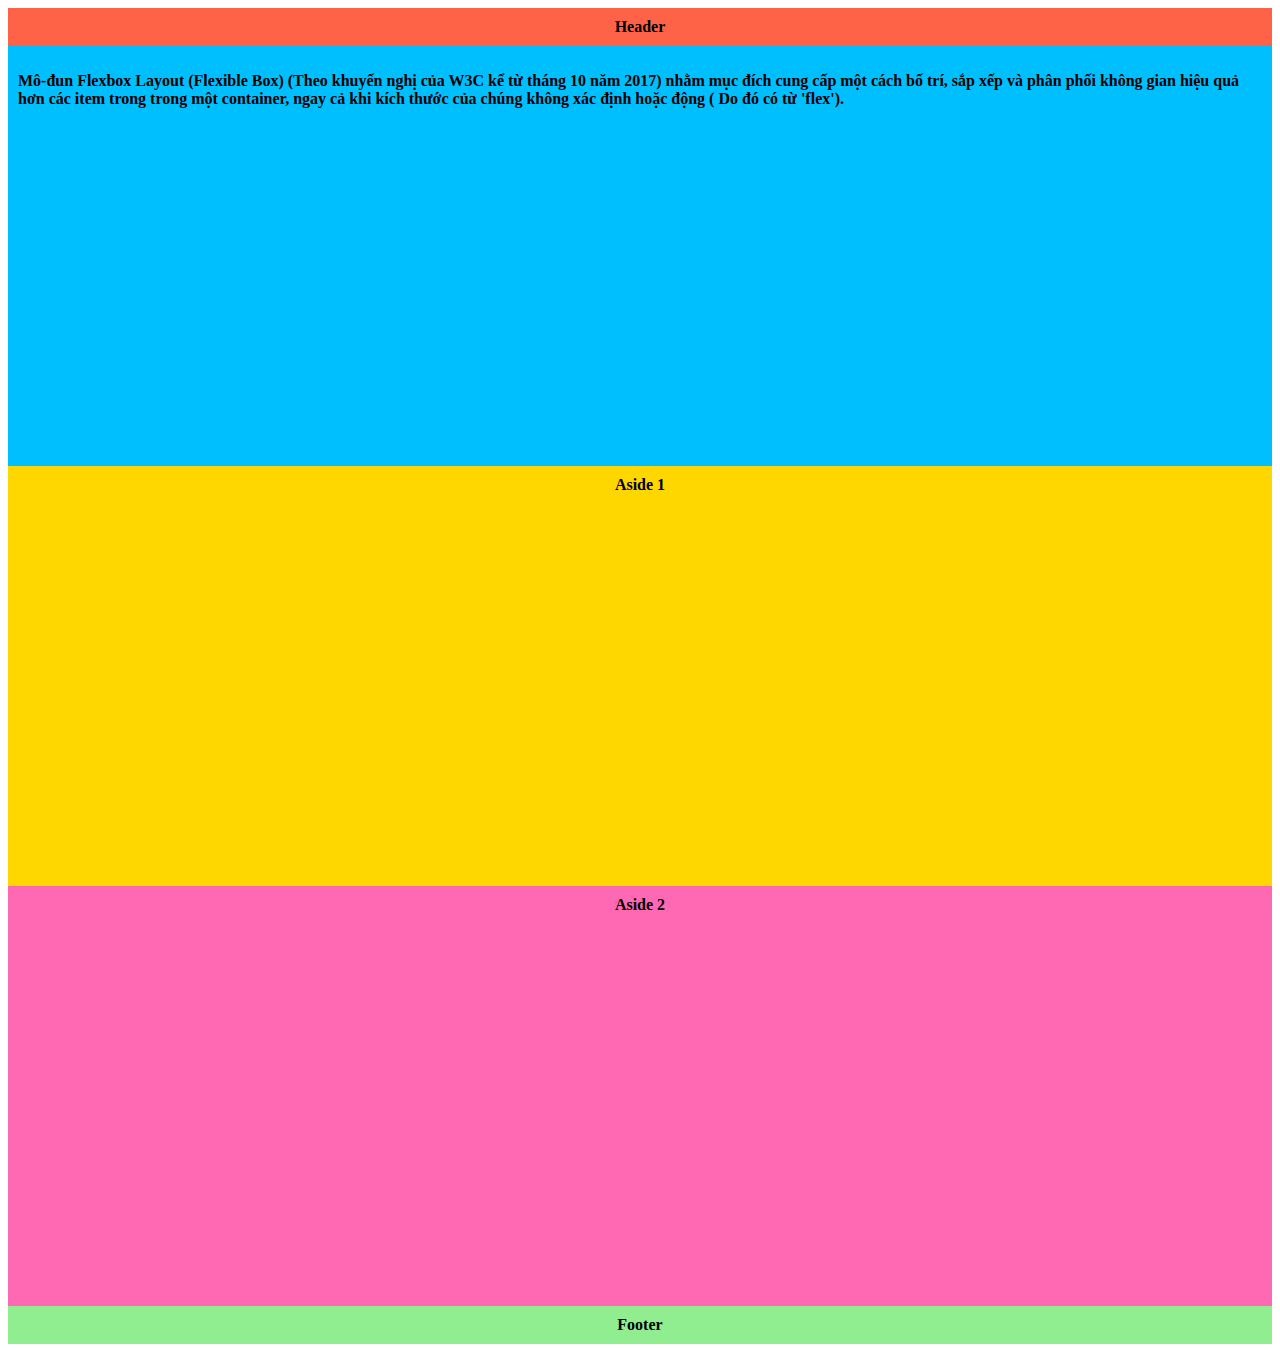
<file: labs/Lab06/Bai_2_Minh_hoa_layout/index.html>
<!DOCTYPE html>
<html>

<head>
	<meta http-equiv="Content-Type" content="text/html; charset=utf-8" />
    <link rel="stylesheet" href="css/style.css">
</head>

<body>
    <div class="wrapper">
        <header class="header-flex-2">Header</header>
        <article class="main">
            <p>Mô-đun Flexbox Layout (Flexible Box) (Theo khuyến nghị của W3C kể từ tháng 10 năm 2017) nhằm mục đích
                cung cấp một cách bố trí, sắp xếp và phân phối không gian hiệu quả hơn các item trong trong một
                container, ngay cả khi kích thước của chúng không xác định hoặc động ( Do đó có từ 'flex').</p>
        </article>
        <aside class="aside aside-1">Aside 1</aside>
        <aside class="aside aside-2">Aside 2</aside>
        <footer class="footer-flex-2">Footer</footer>
    </div>
</body>

</html>
</file>
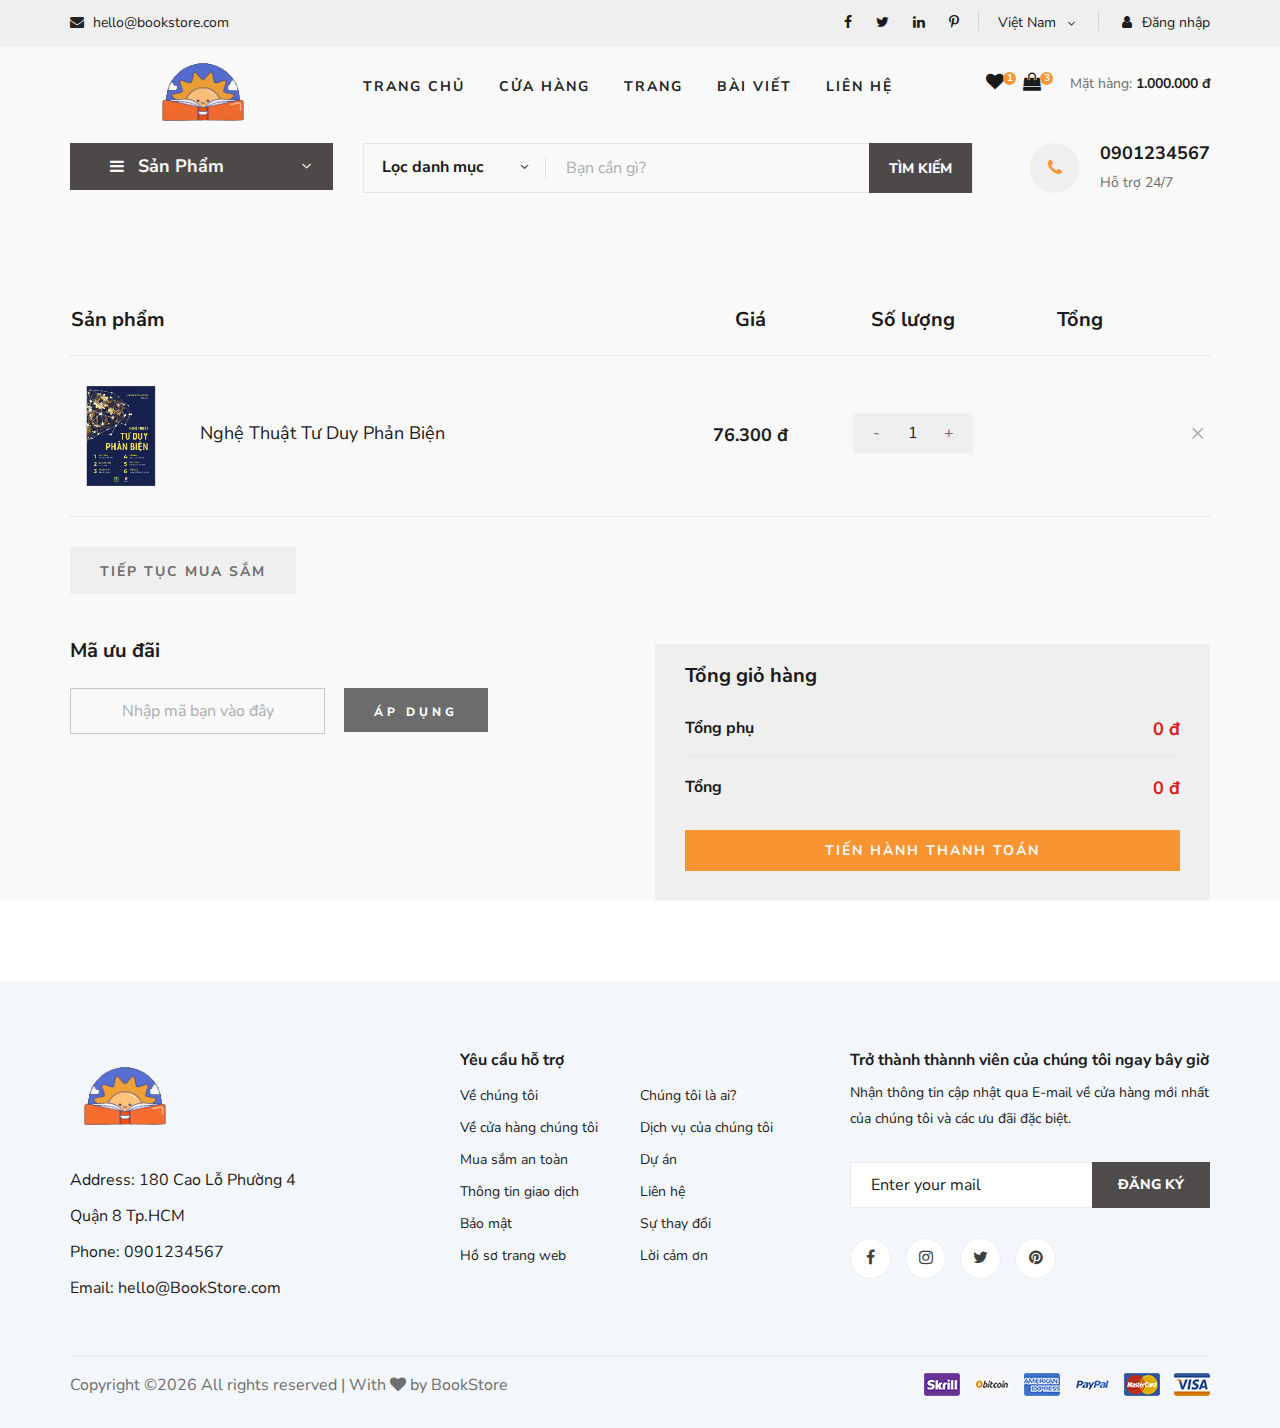
<file: labs/Lab07/demo_bai_2/index.html>
<!DOCTYPE html>
<html lang="zxx">

<head>
    <meta charset="UTF-8">
    <meta name="description" content="Ogani Template">
    <meta name="keywords" content="Ogani, unica, creative, html">
    <meta name="viewport" content="width=device-width, initial-scale=1.0">
    <meta http-equiv="X-UA-Compatible" content="ie=edge">
    <title>Nice | BookStore</title>
    
    <!-- Google Font -->
    <link href="https://fonts.googleapis.com/css2?family=Nunito Sans:wght@200;300;400;600;900&display=swap" rel="stylesheet">
    
    <!-- Css Styles -->
    <link rel="stylesheet" href="css/bootstrap.min.css" type="text/css">
    <link rel="stylesheet" href="css/font-awesome.min.css" type="text/css">
    <link rel="stylesheet" href="css/elegant-icons.css" type="text/css">
    <link rel="stylesheet" href="css/nice-select.css" type="text/css">
    <link rel="stylesheet" href="css/jquery-ui.min.css" type="text/css">
    <link rel="stylesheet" href="css/owl.carousel.min.css" type="text/css">
    <link rel="stylesheet" href="css/slicknav.min.css" type="text/css">
    <link rel="stylesheet" href="css/style.css" type="text/css">


</head>

<body>
    <!-- Page Preloder -->
    <div id="preloder">
        <div class="loader"></div>
    </div>

    <!-- Humberger Begin -->
    <div class="humberger__menu__overlay"></div>
    <div class="humberger__menu__wrapper">
        <div class="humberger__menu__logo">
            <a href="#"><img src="img/logo.png" alt=""></a>
        </div>
        <div class="humberger__menu__cart">
            <ul>
                <li><a href="#"><i class="fa fa-heart"></i> <span>1</span></a></li>
                <li><a href="#"><i class="fa fa-shopping-bag"></i> <span>3</span></a></li>
            </ul>
            <div class="header__cart__price">Mặt hàng: <span>1.000.000 đ</span></div>
        </div>
        <div class="humberger__menu__widget">
            <div class="header__top__right__language">
                <div>Việt Nam</div>
                <span class="arrow_carrot-down"></span>
                <ul>
                    <li><a href="#">Spanis</a></li>
                    <li><a href="#">English</a></li>
                </ul>
            </div>
            <div class="header__top__right__auth">
                <a href="#"><i class="fa fa-user"></i> Đăng nhập</a>
            </div>
        </div>
        <nav class="humberger__menu__nav mobile-menu">
            <ul>
                <li><a href="./index.html">Trang chủ</a></li>
                <li><a href="./shop-grid.html">Cửa hàng</a></li>
                <li><a href="#">Trang</a>
                    <ul class="header__menu__dropdown">
                        <li><a href="./shop-details.html">Cửa hàng chi tiết</a></li>
                        <li><a href="./shoping-cart.html">Giỏ hàng</a></li>
                        <li><a href="./checkout.html">Thủ tục thanh toán</a></li>
                        <li><a href="./blog-details.html">Chi tiết bài viết</a></li>
                    </ul>
                </li>
                <li><a href="./blog.html">Bài viết</a></li>
                <li><a href="./contact.html">Liên hệ</a></li>
            </ul>
        </nav>
        <div id="mobile-menu-wrap"></div>
        <div class="header__top__right__social">
            <a href="#"><i class="fa fa-facebook"></i></a>
            <a href="#"><i class="fa fa-twitter"></i></a>
            <a href="#"><i class="fa fa-linkedin"></i></a>
            <a href="#"><i class="fa fa-pinterest-p"></i></a>
        </div>
        <div class="humberger__menu__contact">
            <ul>
                <li><i class="fa fa-envelope"></i> hello@bookstore.com</li>
            </ul>
        </div>
    </div>
    <!-- Humberger End -->

    <!-- Header Section Begin -->
    <header class="header">
        <div class="header__top">
            <div class="container">
                <div class="row">
                    <div class="col-lg-6 col-md-6">
                        <div class="header__top__left">
                            <ul>
                                <li><i class="fa fa-envelope"></i> hello@bookstore.com</li>
                            </ul>
                        </div>
                    </div>
                    <div class="col-lg-6 col-md-6">
                        <div class="header__top__right">
                            <div class="header__top__right__social">
                                <a href="#"><i class="fa fa-facebook"></i></a>
                                <a href="#"><i class="fa fa-twitter"></i></a>
                                <a href="#"><i class="fa fa-linkedin"></i></a>
                                <a href="#"><i class="fa fa-pinterest-p"></i></a>
                            </div>
                            <div class="header__top__right__language">
                                <div>Việt Nam</div>
                                <span class="arrow_carrot-down"></span>
                                <ul>
                                    <li><a href="#">Spanis</a></li>
                                    <li><a href="#">English</a></li>
                                </ul>
                            </div>
                            <div class="header__top__right__auth">
                                <a href="#"><i class="fa fa-user"></i> Đăng nhập</a>
                            </div>
                        </div>
                    </div>
                </div>
            </div>
        </div>
        <div class="container">
            <div class="row">
                <div class="col-lg-3">
                    <div class="header__logo">
                        <a href="./index.html"><img src="img/logo.png" alt=""></a>
                    </div>
                </div>
                <div class="col-lg-6">
                    <nav class="header__menu">
                        <ul class="ul-menu">
                            <li><a href="./index.html">Trang chủ</a></li>
                            <li><a href="./shop-grid.html">Cửa hàng</a></li>
                            <li><a href="#">Trang</a>
                                <ul class="header__menu__dropdown">
                                    <li><a href="./shop-details.html">Cửa hàng chi tiết</a></li>
                                    <li><a href="./shoping-cart.html">Giỏ hàng</a></li>
                                    <li><a href="./checkout.html">Thủ tục thanh toán</a></li>
                                    <li><a href="./blog-details.html">Chi tiết bài viết</a></li>
                                </ul>
                            </li>
                            <li><a href="./blog.html">Bài viết</a></li>
                            <li><a href="./contact.html">Liên hệ</a></li>
                        </ul>
                    </nav>
                </div>
                <div class="col-lg-3">
                    <div class="header__cart">
                        <ul>
                            <li><a href="#"><i class="fa fa-heart"></i> <span>1</span></a></li>
                            <li><a href="#"><i class="fa fa-shopping-bag"></i> <span>3</span></a></li>
                        </ul>
                        <div class="header__cart__price">Mặt hàng: <span>1.000.000 đ</span></div>
                    </div>
                </div>
            </div>
            <div class="humberger__open">
                <i class="fa fa-bars"></i>
            </div>
        </div>
    </header>
    <!-- Header Section End -->

    <!-- Hero Section Begin -->
    <section class="hero hero-normal">
        <div class="container">
            <div class="row">
                <div class="col-lg-3">
                    <div class="hero__categories">
                        <div class="hero__categories__all">
                            <i class="fa fa-bars"></i>
                            <span>Sản Phẩm</span>
                        </div>
                        <ul>
                            <li><a href="#">Văn học</a></li>
                            <li><a href="#">Kinh tế</a></li>
                            <li><a href="#">Thiếu nhi</a></li>
                            <li><a href="#">Kĩ năng sống</a></li>
                            <li><a href="#">Giáo khoa</a></li>
                            <li><a href="#">Từ điển</a></li>
                            <li><a href="#">Lịch sử</a></li>
                            <li><a href="#">Y học</a></li>
                            <li><a href="#">Tạp chí</a></li>
                            <li><a href="#">Ngoại ngữ</a></li>
                            <li><a href="#">Giáo trình</a></li>
                        </ul>
                    </div>
                </div>
                <div class="col-lg-9">
                    <div class="hero__search">
                        <div class="hero__search__form">
                            <form action="#">
                                <div class="hero__search__categories">
                                    Lọc danh mục
                                    <span class="arrow_carrot-down"></span>
                                </div>
                                <input type="text" placeholder="Bạn cần gì?">
                                <button type="submit" class="site-btn">TÌM KIẾM</button>
                            </form>
                        </div>
                        <div class="hero__search__phone">
                            <div class="hero__search__phone__icon">
                                <i class="fa fa-phone"></i>
                            </div>
                            <div class="hero__search__phone__text">
                                <h5>0901234567</h5>
                                <span>Hỗ trợ 24/7 </span>
                            </div>
                        </div>
                    </div>
                </div>
            </div>
        </div>
    </section>
    <!-- Hero Section End -->

    <!-- Shoping Cart Section Begin -->
    <section class="shoping-cart spad">
        <div class="container">
            <div class="row">
                <div class="col-lg-12">
                    <div class="shoping__cart__table">
                        <table>
                            <thead>
                                <tr>
                                    <th class="shoping__product">Sản phẩm</th>
                                    <th>Giá</th>
                                    <th>Số lượng</th>
                                    <th>Tổng</th>
                                    <th></th>
                                </tr>
                            </thead>
                            <tbody>
                                <tr>
                                    <td class="shoping__cart__item">
                                        <img src="img/featured/Book_2.jpg" alt="" width="100px">
                                        <h5>Nghệ Thuật Tư Duy Phản Biện</h5>
                                    </td>
                                    <td class="shoping__cart__price">
                                        76.300 đ
                                    </td>
                                    <td class="shoping__cart__quantity">
                                        <div class="quantity">
                                            <div class="pro-qty">
                                                <input value="1" id="quantity" onchange="updateTotal()">
                                            </div>
                                        </div>
                                    </td>
                                    <td class="shoping__cart__total" id="total">
                                        
                                    </td>
                                    <td class="shoping__cart__item__close">
                                        <span class="icon_close"></span>
                                    </td>
                                </tr>
                            </tbody>
                        </table>
                    </div>
                </div>
            </div>
            <div class="row">
                <div class="col-lg-12">
                    <div class="shoping__cart__btns">
                        <a href="#" class="primary-btn cart-btn">TIẾP TỤC MUA SẮM</a>
                    </div>
                </div>
                <div class="col-lg-6">
                    <div class="shoping__continue">
                        <div class="shoping__discount">
                            <h5>Mã ưu đãi</h5>
                            <form action="#">
                                <input type="text" placeholder="Nhập mã bạn vào đây">
                                <button type="submit" class="site-btn">ÁP DỤNG</button>
                            </form>
                        </div>
                    </div>
                </div>
                <div class="col-lg-6">
                    <div class="shoping__checkout">
                        <h5>Tổng giỏ hàng</h5>
                        <ul>
                            <li>Tổng phụ <span>0 đ</span></li>
                            <li>Tổng <span>0 đ</span></li>
                        </ul>
                        <a href="#" class="primary-btn">Tiến hành thanh toán</a>
                    </div>
                </div>
            </div>
        </div>
    </section>
    <!-- Shoping Cart Section End -->


    <!-- Footer Section Begin -->
    <footer class="footer spad">
        <div class="container">
            <div class="row">
                <div class="col-lg-3 col-md-6 col-sm-6">
                    <div class="footer__about">
                        <div class="footer__about__logo">
                            <a href="./index.html"><img src="img/logo.png" alt=""></a>
                        </div>
                        <ul>
                            <li>Address: 180 Cao Lỗ Phường 4 Quận 8 Tp.HCM</li>
                            <li>Phone: 0901234567</li>
                            <li>Email: hello@BookStore.com</li>
                        </ul>
                    </div>
                </div>
                <div class="col-lg-4 col-md-6 col-sm-6 offset-lg-1">
                    <div class="footer__widget">
                        <h6>
                            Yêu cầu hỗ trợ</h6>
                        <ul>
                            <li><a href="#">Về chúng tôi</a></li>
                            <li><a href="#">Về cửa hàng chúng tôi</a></li>
                            <li><a href="#">Mua sắm an toàn</a></li>
                            <li><a href="#">Thông tin giao dịch</a></li>
                            <li><a href="#">Bảo mật</a></li>
                            <li><a href="#">Hồ sơ trang web</a></li>
                        </ul>
                        <ul>
                            <li><a href="#">Chúng tôi là ai?</a></li>
                            <li><a href="#">Dịch vụ của chúng tôi</a></li>
                            <li><a href="#">Dự án</a></li>
                            <li><a href="#">Liên hệ</a></li>
                            <li><a href="#">Sự thay đổi</a></li>
                            <li><a href="#">Lời cảm ơn</a></li>
                        </ul>
                    </div>
                </div>
                <div class="col-lg-4 col-md-12">
                    <div class="footer__widget">
                        <h6>Trở thành thànnh viên của chúng tôi ngay bây giờ</h6>
                        <p>Nhận thông tin cập nhật qua E-mail về cửa hàng mới nhất của chúng tôi và các ưu đãi đặc biệt.</p>
                        <form action="#">
                            <input type="text" placeholder="Enter your mail">
                            <button type="submit" class="site-btn">Đăng ký</button>
                        </form>
                        <div class="footer__widget__social">
                            <a href="#"><i class="fa fa-facebook"></i></a>
                            <a href="#"><i class="fa fa-instagram"></i></a>
                            <a href="#"><i class="fa fa-twitter"></i></a>
                            <a href="#"><i class="fa fa-pinterest"></i></a>
                        </div>
                    </div>
                </div>
            </div>
            <div class="row">
                <div class="col-lg-12">
                    <div class="footer__copyright">
                        <div class="footer__copyright__text"><p>
  Copyright &copy;<script>document.write(new Date().getFullYear());</script> All rights reserved | With <i class="fa fa-heart" aria-hidden="true"></i> by BookStore</a>
  </p></div>
                        <div class="footer__copyright__payment"><img src="img/payment-item.png" alt=""></div>
                    </div>
                </div>
            </div>
        </div>
    </footer>
    <!-- Footer Section End -->

    <!-- Js Plugins -->
    <script src="js/jquery-3.3.1.min.js"></script>
    <script src="js/bootstrap.min.js"></script>
    <script src="js/jquery.nice-select.min.js"></script>
    <script src="js/jquery-ui.min.js"></script>
    <script src="js/jquery.slicknav.js"></script>
    <script src="js/mixitup.min.js"></script>
    <script src="js/owl.carousel.min.js"></script>
    <script src="js/main.js"></script>


</body>

</html>
</file>
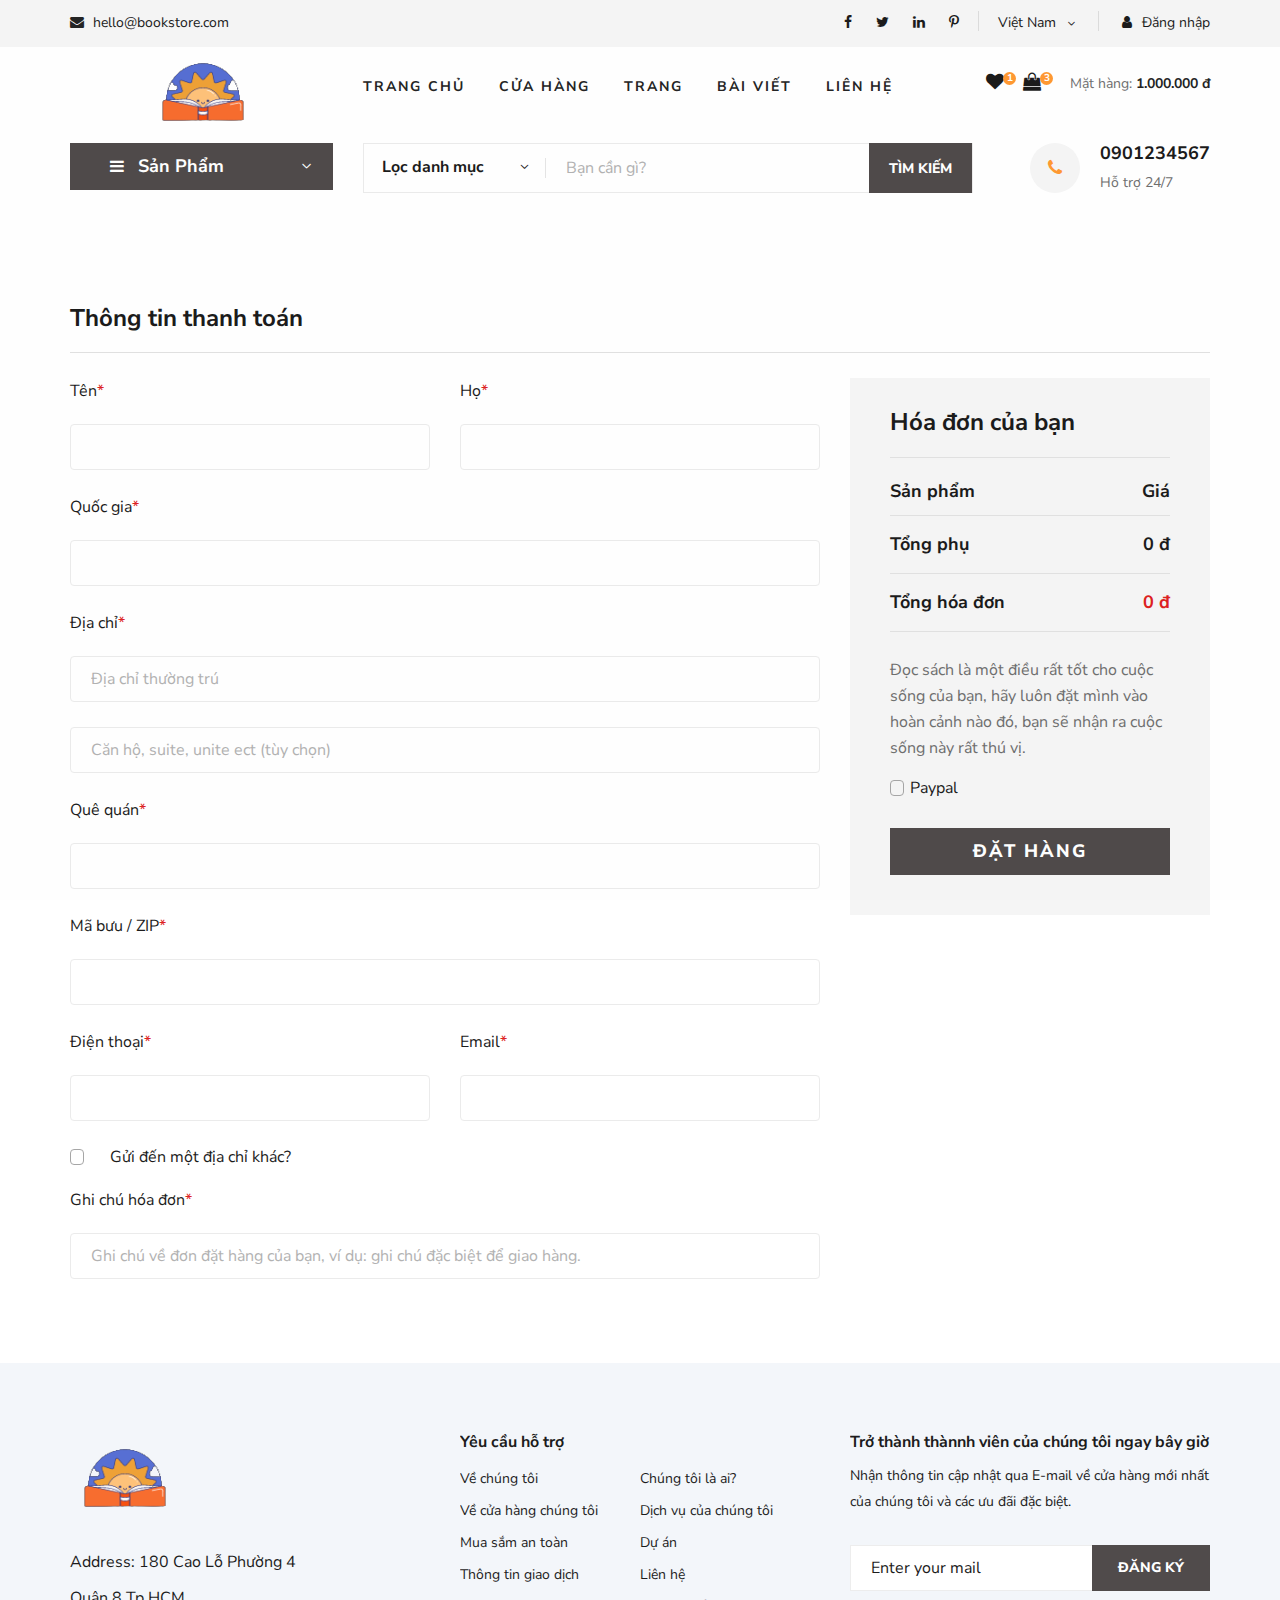
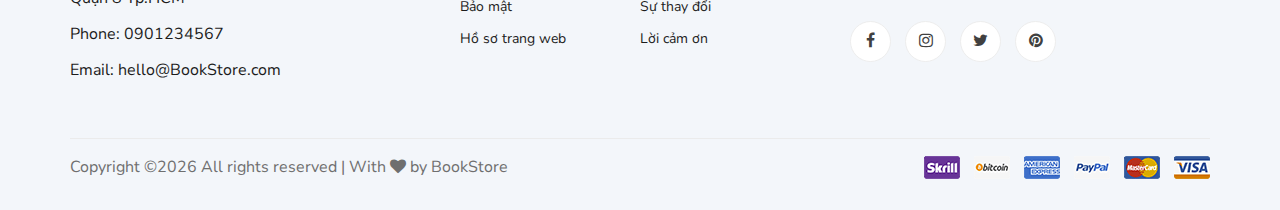
<file: labs/Lab07/Vi_du/index.html>
<!DOCTYPE html>
<html lang="zxx">
<head>
    <meta charset="UTF-8">
    <meta name="description" content="Ogani Template">
    <meta name="keywords" content="Ogani, unica, creative, html">
    <meta name="viewport" content="width=device-width, initial-scale=1.0">
    <meta http-equiv="X-UA-Compatible" content="ie=edge">
    <title>Nice | BookStore</title>
    
    <!-- Google Font -->
    <link href="https://fonts.googleapis.com/css2?family=Nunito Sans:wght@200;300;400;600;900&display=swap" rel="stylesheet">
    
    <!-- Css Styles -->
    <link rel="stylesheet" href="css/bootstrap.min.css" type="text/css">
    <link rel="stylesheet" href="css/font-awesome.min.css" type="text/css">
    <link rel="stylesheet" href="css/elegant-icons.css" type="text/css">
    <link rel="stylesheet" href="css/nice-select.css" type="text/css">
    <link rel="stylesheet" href="css/jquery-ui.min.css" type="text/css">
    <link rel="stylesheet" href="css/owl.carousel.min.css" type="text/css">
    <link rel="stylesheet" href="css/slicknav.min.css" type="text/css">
    <link rel="stylesheet" href="css/style.css" type="text/css">


    <style>
        .error-message {
            color: red;
            font-size: 14px; 
            margin-top: 5px; 
        }
    </style>
</head>

<body>
    <!-- Page Preloder -->
    <div id="preloder">
        <div class="loader"></div>
    </div>

    <!-- Humberger Begin -->
    <div class="humberger__menu__overlay"></div>
    <div class="humberger__menu__wrapper">
        <div class="humberger__menu__logo">
            <a href="#"><img src="img/logo.png" alt=""></a>
        </div>
        <div class="humberger__menu__cart">
            <ul>
                <li><a href="#"><i class="fa fa-heart"></i> <span>1</span></a></li>
                <li><a href="#"><i class="fa fa-shopping-bag"></i> <span>3</span></a></li>
            </ul>
            <div class="header__cart__price">Mặt hàng: <span>1.000.000 đ</span></div>
        </div>
        <div class="humberger__menu__widget">
            <div class="header__top__right__language">
                <div>Việt Nam</div>
                <span class="arrow_carrot-down"></span>
                <ul>
                    <li><a href="#">Spanis</a></li>
                    <li><a href="#">English</a></li>
                </ul>
            </div>
            <div class="header__top__right__auth">
                <a href="#"><i class="fa fa-user"></i> Đăng nhập</a>
            </div>
        </div>
        <nav class="humberger__menu__nav mobile-menu">
            <ul>
                <li><a href="./index.html">Trang chủ</a></li>
                <li><a href="./shop-grid.html">Cửa hàng</a></li>
                <li><a href="#">Trang</a>
                    <ul class="header__menu__dropdown">
                        <li><a href="./shop-details.html">Cửa hàng chi tiết</a></li>
                        <li><a href="./shoping-cart.html">Giỏ hàng</a></li>
                        <li><a href="./checkout.html">Thủ tục thanh toán</a></li>
                        <li><a href="./blog-details.html">Chi tiết bài viết</a></li>
                    </ul>
                </li>
                <li><a href="./blog.html">Bài viết</a></li>
                <li><a href="./contact.html">Liên hệ</a></li>
            </ul>
        </nav>
        <div id="mobile-menu-wrap"></div>
        <div class="header__top__right__social">
            <a href="#"><i class="fa fa-facebook"></i></a>
            <a href="#"><i class="fa fa-twitter"></i></a>
            <a href="#"><i class="fa fa-linkedin"></i></a>
            <a href="#"><i class="fa fa-pinterest-p"></i></a>
        </div>
        <div class="humberger__menu__contact">
            <ul>
                <li><i class="fa fa-envelope"></i> hello@bookstore.com</li>
            </ul>
        </div>
    </div>
    <!-- Humberger End -->

    <!-- Header Section Begin -->
    <header class="header">
        <div class="header__top">
            <div class="container">
                <div class="row">
                    <div class="col-lg-6 col-md-6">
                        <div class="header__top__left">
                            <ul>
                                <li><i class="fa fa-envelope"></i> hello@bookstore.com</li>
                            </ul>
                        </div>
                    </div>
                    <div class="col-lg-6 col-md-6">
                        <div class="header__top__right">
                            <div class="header__top__right__social">
                                <a href="#"><i class="fa fa-facebook"></i></a>
                                <a href="#"><i class="fa fa-twitter"></i></a>
                                <a href="#"><i class="fa fa-linkedin"></i></a>
                                <a href="#"><i class="fa fa-pinterest-p"></i></a>
                            </div>
                            <div class="header__top__right__language">
                                <div>Việt Nam</div>
                                <span class="arrow_carrot-down"></span>
                                <ul>
                                    <li><a href="#">Spanis</a></li>
                                    <li><a href="#">English</a></li>
                                </ul>
                            </div>
                            <div class="header__top__right__auth">
                                <a href="#"><i class="fa fa-user"></i> Đăng nhập</a>
                            </div>
                        </div>
                    </div>
                </div>
            </div>
        </div>
        <div class="container">
            <div class="row">
                <div class="col-lg-3">
                    <div class="header__logo">
                        <a href="./index.html"><img src="img/logo.png" alt=""></a>
                    </div>
                </div>
                <div class="col-lg-6">
                    <nav class="header__menu">
                        <ul class="ul-menu">
                            <li><a href="./index.html">Trang chủ</a></li>
                            <li><a href="./shop-grid.html">Cửa hàng</a></li>
                            <li><a href="#">Trang</a>
                                <ul class="header__menu__dropdown">
                                    <li><a href="./shop-details.html">Cửa hàng chi tiết</a></li>
                                    <li><a href="./shoping-cart.html">Giỏ hàng</a></li>
                                    <li><a href="./checkout.html">Thủ tục thanh toán</a></li>
                                    <li><a href="./blog-details.html">Chi tiết bài viết</a></li>
                                </ul>
                            </li>
                            <li><a href="./blog.html">Bài viết</a></li>
                            <li><a href="./contact.html">Liên hệ</a></li>
                        </ul>
                    </nav>
                </div>
                <div class="col-lg-3">
                    <div class="header__cart">
                        <ul>
                            <li><a href="#"><i class="fa fa-heart"></i> <span>1</span></a></li>
                            <li><a href="#"><i class="fa fa-shopping-bag"></i> <span>3</span></a></li>
                        </ul>
                        <div class="header__cart__price">Mặt hàng: <span>1.000.000 đ</span></div>
                    </div>
                </div>
            </div>
            <div class="humberger__open">
                <i class="fa fa-bars"></i>
            </div>
        </div>
    </header>
    <!-- Header Section End -->

    <!-- Hero Section Begin -->
    <section class="hero hero-normal">
        <div class="container">
            <div class="row">
                <div class="col-lg-3">
                    <div class="hero__categories">
                        <div class="hero__categories__all">
                            <i class="fa fa-bars"></i>
                            <span>Sản Phẩm</span>
                        </div>
                        <ul>
                            <li><a href="#">Văn học</a></li>
                            <li><a href="#">Kinh tế</a></li>
                            <li><a href="#">Thiếu nhi</a></li>
                            <li><a href="#">Kĩ năng sống</a></li>
                            <li><a href="#">Giáo khoa</a></li>
                            <li><a href="#">Từ điển</a></li>
                            <li><a href="#">Lịch sử</a></li>
                            <li><a href="#">Y học</a></li>
                            <li><a href="#">Tạp chí</a></li>
                            <li><a href="#">Ngoại ngữ</a></li>
                            <li><a href="#">Giáo trình</a></li>
                        </ul>
                    </div>
                </div>
                <div class="col-lg-9">
                    <div class="hero__search">
                        <div class="hero__search__form">
                            <form action="#">
                                <div class="hero__search__categories">
                                    Lọc danh mục
                                    <span class="arrow_carrot-down"></span>
                                </div>
                                <input type="text" placeholder="Bạn cần gì?">
                                <button type="submit" class="site-btn">TÌM KIẾM</button>
                            </form>
                        </div>
                        <div class="hero__search__phone">
                            <div class="hero__search__phone__icon">
                                <i class="fa fa-phone"></i>
                            </div>
                            <div class="hero__search__phone__text">
                                <h5>0901234567</h5>
                                <span>Hỗ trợ 24/7 </span>
                            </div>
                        </div>
                    </div>
                </div>
            </div>
        </div>
    </section>
    <!-- Hero Section End -->

     <!-- Checkout Section Begin -->
     <section class="checkout spad">
        <div class="container">
            <div class="checkout__form">
                <h4>Thông tin thanh toán</h4>
                <form id="checkoutForm" action="#">
                    <div class="row">
                        <div class="col-lg-8 col-md-6">
                            <div class="row">
                                <div class="col-lg-6">
                                    <div class="checkout__input">
                                        <p>Tên<span>*</span></p>
                                        <input type="text" id="firstNameInput">
                                        <div class="error-message" id="firstNameErrorMessage"></div>
                                    </div>
                                </div>
                                <div class="col-lg-6">
                                    <div class="checkout__input">
                                        <p>Họ<span>*</span></p>
                                        <input type="text" id="lastNameInput">
                                        <div class="error-message" id="lastNameErrorMessage"></div>
                                    </div>
                                </div>
                            </div>
                            <div class="checkout__input">
                                <p>Quốc gia<span>*</span></p>
                                <input type="text" id="nationInput">
                                <div class="error-message" id="nationErrorMessage"></div>
                            </div>
                            <div class="checkout__input">
                                <p>Địa chỉ<span>*</span></p>
                                <input type="text" placeholder="Địa chỉ thường trú" class="checkout__input__add" id="adresseInput">
                                <div class="error-message" id="adresseErrorMessage"></div>
                                <input type="text" placeholder="Căn hộ, suite, unite ect (tùy chọn)" id="suiteInput">
                                <div class="error-message" id="suiteErrorMessage"></div>
                            </div>
                            <div class="checkout__input">
                                <p>Quê quán<span>*</span></p>
                                <input type="text" id="countryInput">
                                <div class="error-message" id="countryErrorMessage"></div>
                            </div>
                            <div class="checkout__input">
                                <p>Mã bưu / ZIP<span>*</span></p>
                                <input type="text" id="zipInput">
                                <div class="error-message" id="zipErrorMessage"></div>
                            </div>
                            <div class="row">
                                <div class="col-lg-6">
                                    <div class="checkout__input">
                                        <p>Điện thoại<span>*</span></p>
                                        <input type="text" id="numInput">
                                        <div class="error-message" id="numErrorMessage"></div>
                                    </div>
                                </div>
                                <div class="col-lg-6">
                                    <div class="checkout__input">
                                        <p>Email<span>*</span></p>
                                        <input type="text" id="emailInput">
                                        <div class="error-message" id="emailErrorMessage"></div>
                                    </div>
                                </div>
                            </div>
                           
                            <div class="checkout__input__checkbox">
                                <label for="diff-acc">
                                    Gửi đến một địa chỉ khác?
                                    <input type="checkbox" id="diff-acc">
                                    <span class="checkmark"></span>
                                </label>
                            </div>
                            <div class="checkout__input">
                                <p>Ghi chú hóa đơn<span>*</span></p>
                                <input type="text" placeholder="Ghi chú về đơn đặt hàng của bạn, ví dụ: ghi chú đặc biệt để giao hàng." id="noteInput">
                                <div class="error-message" id="noteErrorMessage"></div>
                            </div>
                        </div>
                        <div class="col-lg-4 col-md-6">
                            <div class="checkout__order">
                                <h4>Hóa đơn của bạn</h4>
                                <div class="checkout__order__products">Sản phẩm <span>Giá</span></div>
                               
                                <div class="checkout__order__subtotal">Tổng phụ <span>0 đ</span></div>
                                <div class="checkout__order__total">Tổng hóa đơn <span>0 đ</span></div>
                                <p>Đọc sách là một điều rất tốt cho cuộc sống của bạn, hãy luôn đặt mình vào hoàn cảnh nào đó, bạn sẽ
                                    nhận ra cuộc sống này rất thú vị.
                                </p>
                                <div class="checkout__input__checkbox">
                                    <label for="paypal">
                                        Paypal
                                        <input type="checkbox" id="paypal">
                                        <span class="checkmark"></span>
                                    </label>
                                </div>
                                <button type="button" class="site-btn" onclick="validateForm()">Đặt hàng</button>
                            </div>
                        </div>
                    </div>
                </form>
            </div>
        </div>
    </section>
    <!-- Checkout Section End -->


    <!-- Footer Section Begin -->
    <footer class="footer spad">
        <div class="container">
            <div class="row">
                <div class="col-lg-3 col-md-6 col-sm-6">
                    <div class="footer__about">
                        <div class="footer__about__logo">
                            <a href="./index.html"><img src="img/logo.png" alt=""></a>
                        </div>
                        <ul>
                            <li>Address: 180 Cao Lỗ Phường 4 Quận 8 Tp.HCM</li>
                            <li>Phone: 0901234567</li>
                            <li>Email: hello@BookStore.com</li>
                        </ul>
                    </div>
                </div>
                <div class="col-lg-4 col-md-6 col-sm-6 offset-lg-1">
                    <div class="footer__widget">
                        <h6>
                            Yêu cầu hỗ trợ</h6>
                        <ul>
                            <li><a href="#">Về chúng tôi</a></li>
                            <li><a href="#">Về cửa hàng chúng tôi</a></li>
                            <li><a href="#">Mua sắm an toàn</a></li>
                            <li><a href="#">Thông tin giao dịch</a></li>
                            <li><a href="#">Bảo mật</a></li>
                            <li><a href="#">Hồ sơ trang web</a></li>
                        </ul>
                        <ul>
                            <li><a href="#">Chúng tôi là ai?</a></li>
                            <li><a href="#">Dịch vụ của chúng tôi</a></li>
                            <li><a href="#">Dự án</a></li>
                            <li><a href="#">Liên hệ</a></li>
                            <li><a href="#">Sự thay đổi</a></li>
                            <li><a href="#">Lời cảm ơn</a></li>
                        </ul>
                    </div>
                </div>
                <div class="col-lg-4 col-md-12">
                    <div class="footer__widget">
                        <h6>Trở thành thànnh viên của chúng tôi ngay bây giờ</h6>
                        <p>Nhận thông tin cập nhật qua E-mail về cửa hàng mới nhất của chúng tôi và các ưu đãi đặc biệt.</p>
                        <form action="#">
                            <input type="text" placeholder="Enter your mail">
                            <button type="submit" class="site-btn">Đăng ký</button>
                        </form>
                        <div class="footer__widget__social">
                            <a href="#"><i class="fa fa-facebook"></i></a>
                            <a href="#"><i class="fa fa-instagram"></i></a>
                            <a href="#"><i class="fa fa-twitter"></i></a>
                            <a href="#"><i class="fa fa-pinterest"></i></a>
                        </div>
                    </div>
                </div>
            </div>
            <div class="row">
                <div class="col-lg-12">
                    <div class="footer__copyright">
                        <div class="footer__copyright__text"><p>
  Copyright &copy;<script>document.write(new Date().getFullYear());</script> All rights reserved | With <i class="fa fa-heart" aria-hidden="true"></i> by BookStore</a>
  </p></div>
                        <div class="footer__copyright__payment"><img src="img/payment-item.png" alt=""></div>
                    </div>
                </div>
            </div>
        </div>
    </footer>
    <!-- Footer Section End -->

    <!-- Js Plugins -->
    <script src="js/jquery-3.3.1.min.js"></script>
    <script src="js/bootstrap.min.js"></script>
    <script src="js/jquery.nice-select.min.js"></script>
    <script src="js/jquery-ui.min.js"></script>
    <script src="js/jquery.slicknav.js"></script>
    <script src="js/mixitup.min.js"></script>
    <script src="js/owl.carousel.min.js"></script>
    <script src="js/main.js"></script>



    <!-- JavaScript -->
    <script>
        function validateForm() {
            
            var firstName = firstNameInput.value.trim();
            var email = emailInput.value.trim();
            var lastName = document.getElementById("lastNameInput").value.trim();
            var nation=document.getElementById("nationInput").value.trim();
            var address=document.getElementById("adresseInput").value.trim();
            var suite=document.getElementById("suiteInput").value.trim();
            var country=document.getElementById("countryInput").value.trim();
            var zip=document.getElementById("zipInput").value.trim();
            var phone=document.getElementById("numInput").value.trim();

            var isValid = true;
            if (phone === '') {
                numErrorMessage.textContent = 'Vui lòng nhập số điện thoại của bạn.';
                isValid = false;
            } else {
                countryErrorMessage.textContent = '';
            }

            if (zip === '') {
                zipErrorMessage.textContent = 'Vui lòng nhập mã cưu của bạn.';
                isValid = false;
            } else {
                countryErrorMessage.textContent = '';
            }
            if (country === '') {
                countryErrorMessage.textContent = 'Vui lòng nhập quê quán của bạn.';
                isValid = false;
            } else {
                countryErrorMessage.textContent = '';
            }
            if (address === '') {
                adresseErrorMessage.textContent = 'Vui lòng nhập địa chỉ của bạn.';
                isValid = false;
            } else {
                adresseErrorMessage.textContent = '';
            }
            if (suite === '') {
                suiteErrorMessage.textContent = 'Vui lòng nhập nơi của bạn.';
                isValid = false;
            } else {
                suiteErrorMessage.textContent = '';
            }

            if (firstName === '') {
                firstNameErrorMessage.textContent = 'Vui lòng nhập tên của bạn.';
                isValid = false;
            } else {
                firstNameErrorMessage.textContent = '';
            }

            if (!validateEmail(emailInput.value)) {
                emailErrorMessage.textContent = 'Vui lòng nhập một địa chỉ email hợp lệ.';
                isValid = false;
            } else {
                emailErrorMessage.textContent = '';
            }

            if (lastName === '') {
                lastNameErrorMessage.textContent = 'Vui lòng nhập họ của bạn.';
                isValid = false;
            } else {
                lastNameErrorMessage.textContent = '';
            }

            if (nation === '') {
                nationErrorMessage.textContent='Vui lòng nhập quốc gia của bạn';
                isValid = false;
            } else {
                nationErrorMessage.textContent = '';
            }
            
            if (isValid) {
                alert('Đặt hàng thành công!');
            }

        }
        function validateEmail(email) {
            var emailRegex = /\S+@\S+\.\S+/;
            return emailRegex.test(email);
        }
    
    </script>
    
</body>

</html>
</file>
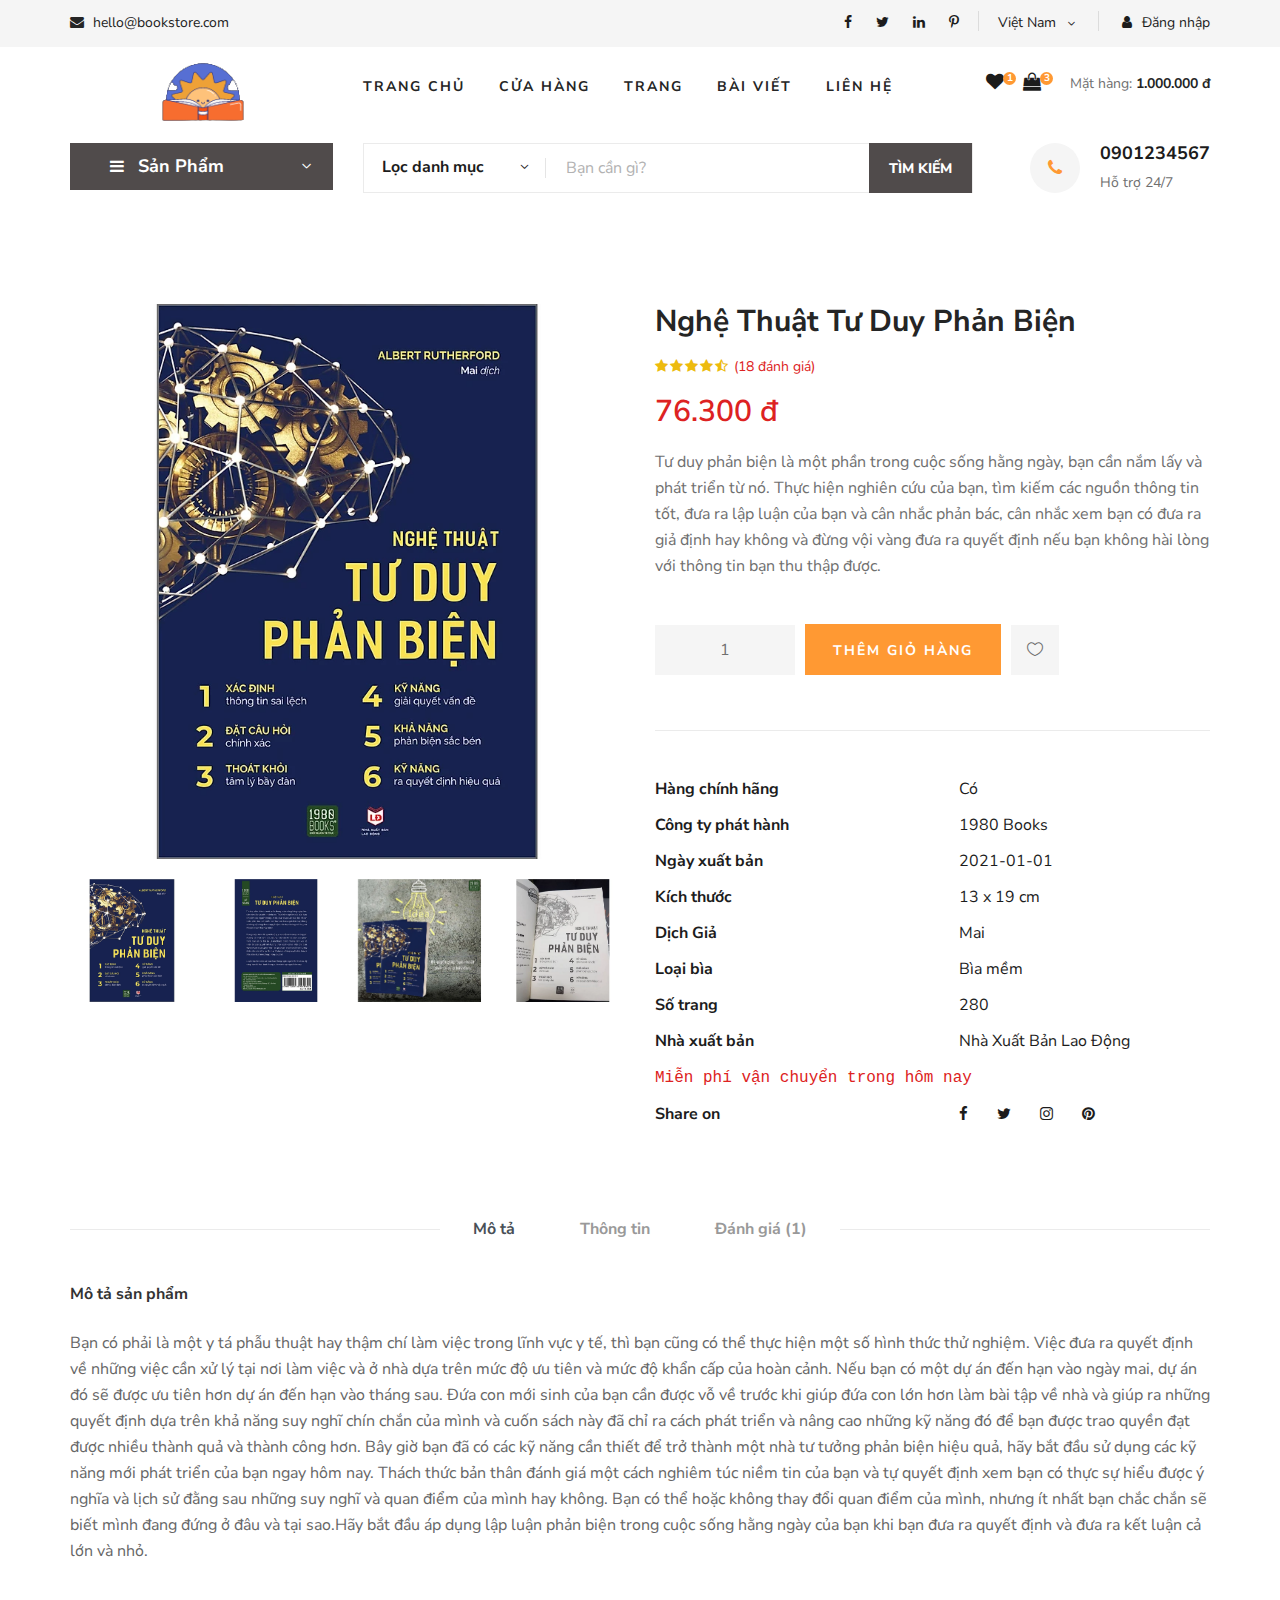
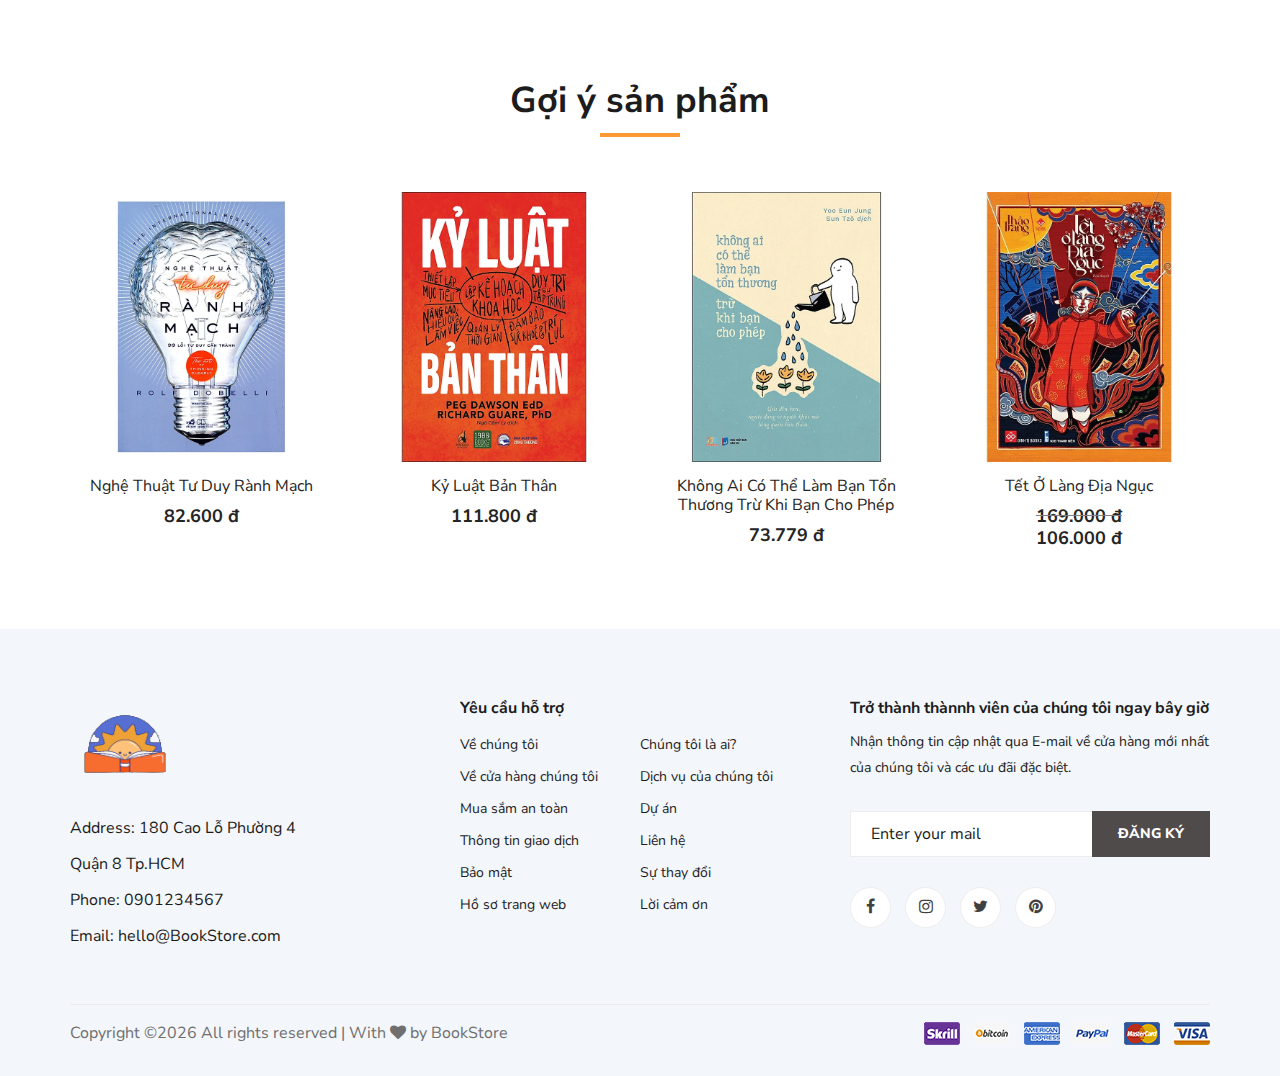
<file: labs/Lab08/Vi_du_2/index.html>
<!DOCTYPE html>
<html lang="zxx">

<head>
    <meta charset="UTF-8">
    <meta name="description" content="Ogani Template">
    <meta name="keywords" content="Ogani, unica, creative, html">
    <meta name="viewport" content="width=device-width, initial-scale=1.0">
    <meta http-equiv="X-UA-Compatible" content="ie=edge">
    <title>Nice | BookStore</title>

    <!-- Google Font -->
    <link href="https://fonts.googleapis.com/css2?family=Nunito Sans:wght@200;300;400;600;900&display=swap" rel="stylesheet">

    <!-- Css Styles -->
    <link rel="stylesheet" href="css/bootstrap.min.css" type="text/css">
    <link rel="stylesheet" href="css/font-awesome.min.css" type="text/css">
    <link rel="stylesheet" href="css/elegant-icons.css" type="text/css">
    <link rel="stylesheet" href="css/nice-select.css" type="text/css">
    <link rel="stylesheet" href="css/jquery-ui.min.css" type="text/css">
    <link rel="stylesheet" href="css/owl.carousel.min.css" type="text/css">
    <link rel="stylesheet" href="css/slicknav.min.css" type="text/css">
    <link rel="stylesheet" href="css/style.css" type="text/css">

    <style>
        .product__details__pic__slider {
            position: relative;
            overflow: hidden;
        }

        .product__details__pic__slider img {
            display: none;
            width: 100%;
            height: auto;
        }

        .button__slide{
            text-align: center;
            padding-top: 10px;
        }
    </style>

    
</head>

<body>
    <!-- Page Preloder -->
    <div id="preloder">
        <div class="loader"></div>
    </div>

    <!-- Humberger Begin -->
    <div class="humberger__menu__overlay"></div>
    <div class="humberger__menu__wrapper">
        <div class="humberger__menu__logo">
            <a href="#"><img src="img/logo.png" alt=""></a>
        </div>
        <div class="humberger__menu__cart">
            <ul>
                <li><a href="#"><i class="fa fa-heart"></i> <span>1</span></a></li>
                <li><a href="#"><i class="fa fa-shopping-bag"></i> <span>3</span></a></li>
            </ul>
            <div class="header__cart__price">Mặt hàng: <span>1.000.000 đ</span></div>
        </div>
        <div class="humberger__menu__widget">
            <div class="header__top__right__language">
                <div>Việt Nam</div>
                <span class="arrow_carrot-down"></span>
                <ul>
                    <li><a href="#">Spanis</a></li>
                    <li><a href="#">English</a></li>
                </ul>
            </div>
            <div class="header__top__right__auth">
                <a href="#"><i class="fa fa-user"></i> Đăng nhập</a>
            </div>
        </div>
        <nav class="humberger__menu__nav mobile-menu">
            <ul>
                <li><a href="./index.html">Trang chủ</a></li>
                <li><a href="./shop-grid.html">Cửa hàng</a></li>
                <li><a href="#">Trang</a>
                    <ul class="header__menu__dropdown">
                        <li><a href="./shop-details.html">Cửa hàng chi tiết</a></li>
                        <li><a href="./shoping-cart.html">Giỏ hàng</a></li>
                        <li><a href="./checkout.html">Thủ tục thanh toán</a></li>
                        <li><a href="./blog-details.html">Chi tiết bài viết</a></li>
                    </ul>
                </li>
                <li><a href="./blog.html">Bài viết</a></li>
                <li><a href="./contact.html">Liên hệ</a></li>
            </ul>
        </nav>
        <div id="mobile-menu-wrap"></div>
        <div class="header__top__right__social">
            <a href="#"><i class="fa fa-facebook"></i></a>
            <a href="#"><i class="fa fa-twitter"></i></a>
            <a href="#"><i class="fa fa-linkedin"></i></a>
            <a href="#"><i class="fa fa-pinterest-p"></i></a>
        </div>
        <div class="humberger__menu__contact">
            <ul>
                <li><i class="fa fa-envelope"></i> hello@bookstore.com</li>
            </ul>
        </div>
    </div>
    <!-- Humberger End -->

    <!-- Header Section Begin -->
    <header class="header">
        <div class="header__top">
            <div class="container">
                <div class="row">
                    <div class="col-lg-6 col-md-6">
                        <div class="header__top__left">
                            <ul>
                                <li><i class="fa fa-envelope"></i> hello@bookstore.com</li>
                            </ul>
                        </div>
                    </div>
                    <div class="col-lg-6 col-md-6">
                        <div class="header__top__right">
                            <div class="header__top__right__social">
                                <a href="#"><i class="fa fa-facebook"></i></a>
                                <a href="#"><i class="fa fa-twitter"></i></a>
                                <a href="#"><i class="fa fa-linkedin"></i></a>
                                <a href="#"><i class="fa fa-pinterest-p"></i></a>
                            </div>
                            <div class="header__top__right__language">
                                <div>Việt Nam</div>
                                <span class="arrow_carrot-down"></span>
                                <ul>
                                    <li><a href="#">Spanis</a></li>
                                    <li><a href="#">English</a></li>
                                </ul>
                            </div>
                            <div class="header__top__right__auth">
                                <a href="#"><i class="fa fa-user"></i> Đăng nhập</a>
                            </div>
                        </div>
                    </div>
                </div>
            </div>
        </div>
        <div class="container">
            <div class="row">
                <div class="col-lg-3">
                    <div class="header__logo">
                        <a href="./index.html"><img src="img/logo.png" alt=""></a>
                    </div>
                </div>
                <div class="col-lg-6">
                    <nav class="header__menu">
                        <ul class="ul-menu">
                            <li><a href="./index.html">Trang chủ</a></li>
                            <li><a href="./shop-grid.html">Cửa hàng</a></li>
                            <li><a href="#">Trang</a>
                                <ul class="header__menu__dropdown">
                                    <li><a href="./shop-details.html">Cửa hàng chi tiết</a></li>
                                    <li><a href="./shoping-cart.html">Giỏ hàng</a></li>
                                    <li><a href="./checkout.html">Thủ tục thanh toán</a></li>
                                    <li><a href="./blog-details.html">Chi tiết bài viết</a></li>
                                </ul>
                            </li>
                            <li><a href="./blog.html">Bài viết</a></li>
                            <li><a href="./contact.html">Liên hệ</a></li>
                        </ul>
                    </nav>
                </div>
                <div class="col-lg-3">
                    <div class="header__cart">
                        <ul>
                            <li><a href="#"><i class="fa fa-heart"></i> <span>1</span></a></li>
                            <li><a href="#"><i class="fa fa-shopping-bag"></i> <span>3</span></a></li>
                        </ul>
                        <div class="header__cart__price">Mặt hàng: <span>1.000.000 đ</span></div>
                    </div>
                </div>
            </div>
            <div class="humberger__open">
                <i class="fa fa-bars"></i>
            </div>
        </div>
    </header>
    <!-- Header Section End -->

    <!-- Hero Section Begin -->
    <section class="hero hero-normal">
        <div class="container">
            <div class="row">
                <div class="col-lg-3">
                    <div class="hero__categories">
                        <div class="hero__categories__all">
                            <i class="fa fa-bars"></i>
                            <span>Sản Phẩm</span>
                        </div>
                        <ul>
                            <li><a href="#">Văn học</a></li>
                            <li><a href="#">Kinh tế</a></li>
                            <li><a href="#">Thiếu nhi</a></li>
                            <li><a href="#">Kĩ năng sống</a></li>
                            <li><a href="#">Giáo khoa</a></li>
                            <li><a href="#">Từ điển</a></li>
                            <li><a href="#">Lịch sử</a></li>
                            <li><a href="#">Y học</a></li>
                            <li><a href="#">Tạp chí</a></li>
                            <li><a href="#">Ngoại ngữ</a></li>
                            <li><a href="#">Giáo trình</a></li>
                        </ul>
                    </div>
                </div>
                <div class="col-lg-9">
                    <div class="hero__search">
                        <div class="hero__search__form">
                            <form action="#">
                                <div class="hero__search__categories">
                                    Lọc danh mục
                                    <span class="arrow_carrot-down"></span>
                                </div>
                                <input type="text" placeholder="Bạn cần gì?">
                                <button type="submit" class="site-btn">TÌM KIẾM</button>
                            </form>
                        </div>
                        <div class="hero__search__phone">
                            <div class="hero__search__phone__icon">
                                <i class="fa fa-phone"></i>
                            </div>
                            <div class="hero__search__phone__text">
                                <h5>0901234567</h5>
                                <span>Hỗ trợ 24/7 </span>
                            </div>
                        </div>
                    </div>
                </div>
            </div>
        </div>
    </section>
    <!-- Hero Section End -->

    <!-- Product Details Section Begin -->
    <section class="product-details spad">
        <div class="container">
            <div class="row">
                <div class="col-lg-6 col-md-6">
                    <div class="product__details__pic">
                        <div class="product__details__pic__item">
                            <img class="product__details__pic__item--large"
                                src="img/product/Book_2.jpg" alt="">
                        </div>
                        <div class="product__details__pic__slider owl-carousel">
                            <img data-imgbigurl="img/product/details/Book_2.jpg"
                                src="img/product/Book_2.jpg" alt="">
                            <img data-imgbigurl="img/product/details/Book_2_details_2.jpg"
                                src="img/product/details/Book_2_details_2.jpg" alt="">
                            <img data-imgbigurl="img/product/details/Book_2_details_1.jpg"
                                src="img/product/details/Book_2_details_1.jpg" alt="">
                            <img data-imgbigurl="img/product/details/Book_2_details_3.jpg"
                                src="img/product/details/Book_2_details_3.jpg" alt="">
                        </div>
                    </div>
                </div>
                <div class="col-lg-6 col-md-6">
                    <div class="product__details__text">
                        <h3>Nghệ Thuật Tư Duy Phản Biện</h3>
                        <div class="product__details__rating">
                            <i class="fa fa-star"></i>
                            <i class="fa fa-star"></i>
                            <i class="fa fa-star"></i>
                            <i class="fa fa-star"></i>
                            <i class="fa fa-star-half-o"></i>
                            <span>(18 đánh giá)</span>
                        </div>
                        <div class="product__details__price">76.300 đ</div>
                        <p>Tư duy phản biện là một phần trong cuộc sống hằng ngày, bạn cần nắm lấy và phát triển từ nó.
                             Thực hiện nghiên cứu của bạn, tìm kiếm các nguồn thông tin tốt, đưa ra lập luận của bạn và cân nhắc phản bác, 
                             cân nhắc xem bạn có đưa ra giả định hay không và đừng vội vàng đưa ra quyết định nếu bạn không hài lòng với 
                             thông tin bạn thu thập được.</p>
                        <div class="product__details__quantity">
                            <div class="quantity">
                                <div class="pro-qty">
                                    <input type="text" value="1">
                                </div>
                            </div>
                        </div>
                        <a href="#" class="primary-btn">Thêm giỏ hàng</a>
                        <a href="#" class="heart-icon"><span class="icon_heart_alt"></span></a>
                        <ul>
                            <li><b>Hàng chính hãng</b> <span>Có</span></li>
                            <li><b>Công ty phát hành</b> <span>1980 Books</span></li>
                            <li><b>Ngày xuất bản</b> <span>2021-01-01</span></li>
                            <li><b>Kích thước</b> <span>13 x 19 cm </span></li>
                            <li><b>Dịch Giả</b> <span>Mai</span></li>
                            <li><b>Loại bìa</b> <span>Bìa mềm</span></li>
                            <li><b>Số trang</b> <span>280</span></li>
                            <li><b>Nhà xuất bản</b> <span>Nhà Xuất Bản Lao Động</span></li>
                            <li><span><samp>Miễn phí vận chuyển trong hôm nay</samp></span></li>
                            <li><b>Share on</b>
                                <div class="share">
                                    <a href="#"><i class="fa fa-facebook"></i></a>
                                    <a href="#"><i class="fa fa-twitter"></i></a>
                                    <a href="#"><i class="fa fa-instagram"></i></a>
                                    <a href="#"><i class="fa fa-pinterest"></i></a>
                                </div>
                            </li>
                        </ul>
                    </div>
                </div>
                <div class="col-lg-12">
                    <div class="product__details__tab">
                        <ul class="nav nav-tabs" role="tablist">
                            <li class="nav-item">
                                <a class="nav-link active" data-toggle="tab" href="#tabs-1" role="tab"
                                    aria-selected="true">Mô tả</a>
                            </li>
                            <li class="nav-item">
                                <a class="nav-link" data-toggle="tab" href="#tabs-2" role="tab"
                                    aria-selected="false">Thông tin</a>
                            </li>
                            <li class="nav-item">
                                <a class="nav-link" data-toggle="tab" href="#tabs-3" role="tab"
                                    aria-selected="false">Đánh giá <span>(1)</span></a>
                            </li>
                        </ul>
                        <div class="tab-content">
                            <div class="tab-pane active" id="tabs-1" role="tabpanel">
                                <div class="product__details__tab__desc">
                                    <h6>Mô tả sản phẩm</h6>
                                    <p>Bạn có phải là một y tá phẫu thuật hay thậm chí làm việc trong lĩnh vực y tế, thì bạn cũng có thể thực hiện một số hình thức thử nghiệm. Việc đưa ra quyết định về những việc cần xử lý tại nơi làm việc và ở nhà dựa trên mức độ ưu tiên và mức độ khẩn cấp của hoàn cảnh.

                                        Nếu bạn có một dự án đến hạn vào ngày mai, dự án đó sẽ được ưu tiên hơn dự án đến hạn vào tháng sau.
                                         Đứa con mới sinh của bạn cần được vỗ về trước khi giúp đứa con lớn hơn làm bài tập về nhà và giúp ra những quyết định dựa trên 
                                         khả năng suy nghĩ chín chắn của mình và cuốn sách này đã chỉ ra cách phát triển và nâng cao những kỹ năng đó để bạn được trao
                                          quyền đạt được nhiều thành quả và thành công hơn. Bây giờ bạn đã có các kỹ năng cần thiết để trở thành một nhà tư tưởng phản
                                          biện hiệu quả, hãy bắt đầu sử dụng các kỹ năng mới phát triển của bạn ngay hôm nay. Thách thức bản thân đánh giá một cách nghiêm
                                           túc niềm tin của bạn và tự quyết định xem bạn có thực sự hiểu được ý nghĩa và lịch sử đằng sau những suy nghĩ và quan điểm của
                                           mình hay không. Bạn có thể hoặc không thay đổi quan điểm của mình, nhưng ít nhất bạn chắc chắn sẽ biết mình đang đứng ở đâu và
                                         tại sao.Hãy bắt đầu áp dụng lập luận phản biện trong cuộc sống hằng ngày của bạn khi bạn đưa ra quyết định và đưa ra kết luận cả lớn và nhỏ.</p>
                                </div>
                            </div>
                            <div class="tab-pane" id="tabs-2" role="tabpanel">
                                <div class="product__details__tab__desc">
                                    <h6>Thông tin sản phẩm</h6>
                                        Về sản phẩm: (39 tích cực, 2 tiêu cực)
                                        <li>
                                            Hầu hết người mua hài lòng với chất lượng sách, đánh giá sách là hay, hữu ích và đáng mua.
                                        </li>
                                        <li>
                                            Một số nhận xét cho biết sách có nội dung tốt, đẹp, in rõ và dễ mang đi.
                                        </li>
                                        <li>
                                            Tuy nhiên, có một số ý kiến cho rằng sách có lối viết đơn giản, không phù hợp với người đã qua công việc kinh doanh.
                                        </li>
                                        Về dịch vụ: (32 tích cực, 2 tiêu cực)
                                        <li>
                                            Đa số khách hàng hài lòng với giao hàng nhanh, đóng gói cẩn thận và dịch vụ hỗ trợ sau bán hàng.
                                        </li>
                                        <li>
                                            Một số nhận xét cho biết nhân viên giao hàng nhiệt tình, vui vẻ và dịch vụ TikiNow được đánh giá tích cực.
                                        </li>
                                        <li>
                                            Tuy nhiên, có một số ý kiến cho rằng khâu đóng gói cẩu thả và có sách bị cong và mòn.
                                        </li>
                                </div>
                            </div>
                            <div class="tab-pane" id="tabs-3" role="tabpanel">
                                <div class="product__details__tab__desc">
                                    <h6>Đánh giá sản phẩm </h6>
                                    <p>Hãy nghĩ đến coi tư duy phản biện như một cơ hội để tương tác với những người khác và tìm hiểu quan điểm của họ. 
                                        Đánh giá những gì người khác nói và xem xét các nguồn thông tin để quyết định xem chúng có xứng đáng hay không.
                                         “Nghệ thuật tư duy phản biện” là một tài liệu tuyệt vời giúp bạn học được những kỹ năng đó và bạn có thể tham khảo lại khi cần.
                                         Hãy nhớ rằng, hơn bất cứ điều gì, hãy rèn luyện kỹ năng tư duy phản biện của bạn, và bạn không bao giờ có thể sai lầm.</p>
                                </div>
                            </div>
                        </div>
                    </div>
                </div>
            </div>
        </div>
    </section>
    <!-- Product Details Section End -->

    <!-- Related Product Section Begin -->
    <section class="related-product">
        <div class="container">
            <div class="row">
                <div class="col-lg-12">
                    <div class="section-title related__product__title">
                        <h2>Gợi ý sản phẩm</h2>
                    </div>
                </div>
            </div>
            <div class="row">
                <div class="col-lg-3 col-md-4 col-sm-6">
                    <div class="product__item">
                        <div class="product__item__pic set-bg" data-setbg="img/product/Book_1.webp">
                            <ul class="product__item__pic__hover">
                                <li><a href="#"><i class="fa fa-heart"></i></a></li>
                                <li><a href="#"><i class="fa fa-retweet"></i></a></li>
                                <li><a href="#"><i class="fa fa-shopping-cart"></i></a></li>
                            </ul>
                        </div>
                        <div class="product__item__text">
                            <h6><a href="#">Nghệ Thuật Tư Duy Rành Mạch</a></h6>
                            <h5>82.600 đ</h5>
                        </div>
                    </div>
                </div>
                <div class="col-lg-3 col-md-4 col-sm-6">
                    <div class="product__item">
                        <div class="product__item__pic set-bg" data-setbg="img/product/Book-3.png">
                            <ul class="product__item__pic__hover">
                                <li><a href="#"><i class="fa fa-heart"></i></a></li>
                                <li><a href="#"><i class="fa fa-retweet"></i></a></li>
                                <li><a href="#"><i class="fa fa-shopping-cart"></i></a></li>
                            </ul>
                        </div>
                        <div class="product__item__text">
                            <h6><a href="#">Kỷ Luật Bản Thân</a></h6>
                            <h5>111.800 đ</h5>
                        </div>
                    </div>
                </div>
                <div class="col-lg-3 col-md-4 col-sm-6">
                    <div class="product__item">
                        <div class="product__item__pic set-bg" data-setbg="img/product/Book_4.jpg">
                            <ul class="product__item__pic__hover">
                                <li><a href="#"><i class="fa fa-heart"></i></a></li>
                                <li><a href="#"><i class="fa fa-retweet"></i></a></li>
                                <li><a href="#"><i class="fa fa-shopping-cart"></i></a></li>
                            </ul>
                        </div>
                        <div class="product__item__text">
                            <h6><a href="#">Không Ai Có Thể Làm Bạn Tổn Thương Trừ Khi Bạn Cho Phép</a></h6>
                            <h5>73.779 đ</h5>
                        </div>
                    </div>
                </div>
                <div class="col-lg-3 col-md-4 col-sm-6">
                    <div class="product__item">
                        <div class="product__item__pic set-bg" data-setbg="img/product/Book_5.jpg">
                            <ul class="product__item__pic__hover">
                                <li><a href="#"><i class="fa fa-heart"></i></a></li>
                                <li><a href="#"><i class="fa fa-retweet"></i></a></li>
                                <li><a href="#"><i class="fa fa-shopping-cart"></i></a></li>
                            </ul>
                        </div>
                        <div class="product__item__text">
                            <h6><a href="#">Tết Ở Làng Địa Ngục</a></h6>
                            <div class="text__sale">
                                <h5 >169.000 đ</h5>
                            </div>
                            <h5 class="text__price">106.000 đ</h5>
                        </div>
                    </div>
                </div>
            </div>
        </div>
    </section>
    <!-- Related Product Section End -->

    <!-- Footer Section Begin -->
    <footer class="footer spad">
        <div class="container">
            <div class="row">
                <div class="col-lg-3 col-md-6 col-sm-6">
                    <div class="footer__about">
                        <div class="footer__about__logo">
                            <a href="./index.html"><img src="img/logo.png" alt=""></a>
                        </div>
                        <ul>
                            <li>Address: 180 Cao Lỗ Phường 4 Quận 8 Tp.HCM</li>
                            <li>Phone: 0901234567</li>
                            <li>Email: hello@BookStore.com</li>
                        </ul>
                    </div>
                </div>
                <div class="col-lg-4 col-md-6 col-sm-6 offset-lg-1">
                    <div class="footer__widget">
                        <h6>
                            Yêu cầu hỗ trợ</h6>
                        <ul>
                            <li><a href="#">Về chúng tôi</a></li>
                            <li><a href="#">Về cửa hàng chúng tôi</a></li>
                            <li><a href="#">Mua sắm an toàn</a></li>
                            <li><a href="#">Thông tin giao dịch</a></li>
                            <li><a href="#">Bảo mật</a></li>
                            <li><a href="#">Hồ sơ trang web</a></li>
                        </ul>
                        <ul>
                            <li><a href="#">Chúng tôi là ai?</a></li>
                            <li><a href="#">Dịch vụ của chúng tôi</a></li>
                            <li><a href="#">Dự án</a></li>
                            <li><a href="#">Liên hệ</a></li>
                            <li><a href="#">Sự thay đổi</a></li>
                            <li><a href="#">Lời cảm ơn</a></li>
                        </ul>
                    </div>
                </div>
                <div class="col-lg-4 col-md-12">
                    <div class="footer__widget">
                        <h6>Trở thành thànnh viên của chúng tôi ngay bây giờ</h6>
                        <p>Nhận thông tin cập nhật qua E-mail về cửa hàng mới nhất của chúng tôi và các ưu đãi đặc biệt.</p>
                        <form action="#">
                            <input type="text" placeholder="Enter your mail">
                            <button type="submit" class="site-btn">Đăng ký</button>
                        </form>
                        <div class="footer__widget__social">
                            <a href="#"><i class="fa fa-facebook"></i></a>
                            <a href="#"><i class="fa fa-instagram"></i></a>
                            <a href="#"><i class="fa fa-twitter"></i></a>
                            <a href="#"><i class="fa fa-pinterest"></i></a>
                        </div>
                    </div>
                </div>
            </div>
            <div class="row">
                <div class="col-lg-12">
                    <div class="footer__copyright">
                        <div class="footer__copyright__text"><p>
  Copyright &copy;<script>document.write(new Date().getFullYear());</script> All rights reserved | With <i class="fa fa-heart" aria-hidden="true"></i> by BookStore</a>
  </p></div>
                        <div class="footer__copyright__payment"><img src="img/payment-item.png" alt=""></div>
                    </div>
                </div>
            </div>
        </div>
    </footer>
    <!-- Footer Section End -->

    <!-- Js Plugins -->
    <script src="js/jquery-3.3.1.min.js"></script>
    <script src="js/bootstrap.min.js"></script>
    <script src="js/jquery.nice-select.min.js"></script>
    <script src="js/jquery-ui.min.js"></script>
    <script src="js/jquery.slicknav.js"></script>
    <script src="js/mixitup.min.js"></script>
    <script src="js/owl.carousel.min.js"></script>
    <script src="js/main.js"></script>
</body>

</html>
</file>
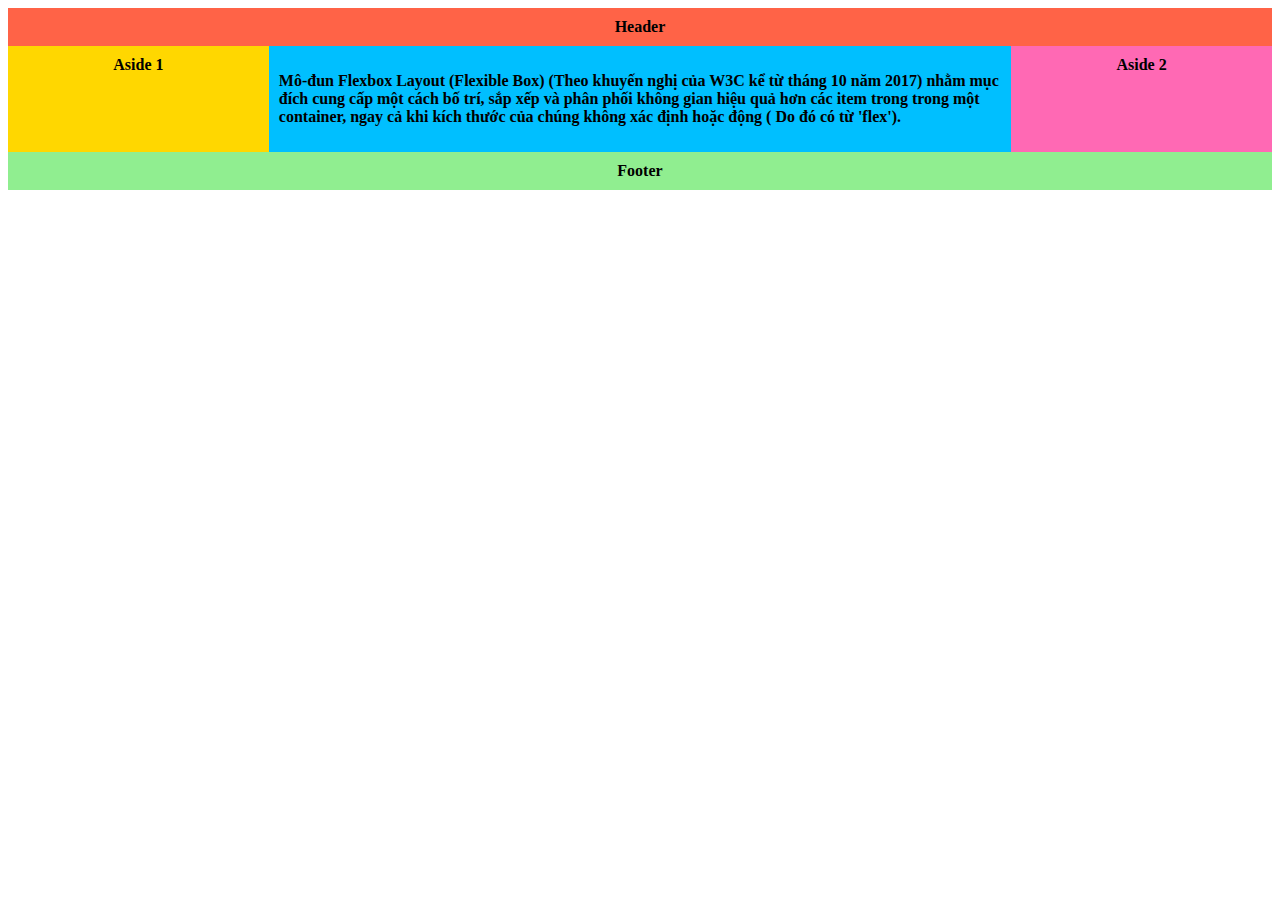
<file: labs/Lab06/Bai_2_Minh_hoa_layout/6_2/index.html>
<!DOCTYPE html>
<html>
  <head>
    <meta http-equiv="Content-Type" content="text/html; charset=utf-8" />
    <link rel="stylesheet" href="css/style.css" />
  </head>

  <body>
    <div class="wrapper">
      <header class="header-flex-2">Header</header>
      <article class="main">
        <p>
          Mô-đun Flexbox Layout (Flexible Box) (Theo khuyến nghị của W3C kể từ
          tháng 10 năm 2017) nhằm mục đích cung cấp một cách bố trí, sắp xếp và
          phân phối không gian hiệu quả hơn các item trong trong một container,
          ngay cả khi kích thước của chúng không xác định hoặc động ( Do đó có
          từ 'flex').
        </p>
      </article>
      <aside class="aside aside-1">Aside 1</aside>
      <aside class="aside aside-2">Aside 2</aside>
      <footer class="footer-flex-2">Footer</footer>
    </div>
  </body>
</html>
</file>
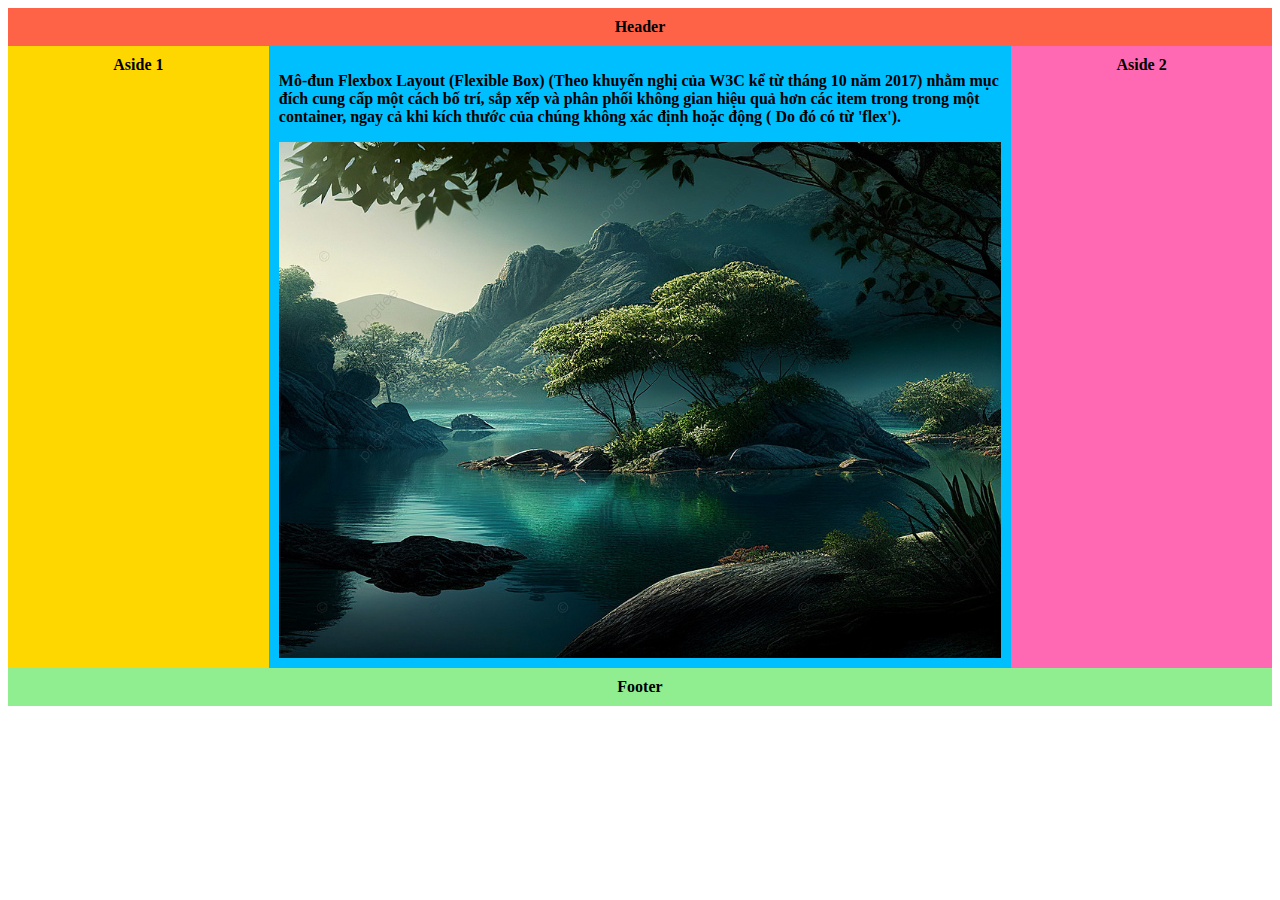
<file: labs/Lab06/Bai_2_Minh_hoa_layout/6_3/index.html>
<!DOCTYPE html>
<html>
  <head>
    <meta http-equiv="Content-Type" content="text/html; charset=utf-8" />
    <link rel="stylesheet" href="css/style.css" />
  </head>

  <body>
    <div class="wrapper">
      <header class="header-flex-2">Header</header>
      <article class="main">
        <p>
          Mô-đun Flexbox Layout (Flexible Box) (Theo khuyến nghị của W3C kể từ
          tháng 10 năm 2017) nhằm mục đích cung cấp một cách bố trí, sắp xếp và
          phân phối không gian hiệu quả hơn các item trong trong một container,
          ngay cả khi kích thước của chúng không xác định hoặc động ( Do đó có
          từ 'flex').
        </p>
        <div class="container-img">
          <img src="./img/img_01012024.jpg" class="img-responsive" />
        </div>
      </article>
      <aside class="aside aside-1">Aside 1</aside>
      <aside class="aside aside-2">Aside 2</aside>
      <footer class="footer-flex-2">Footer</footer>
    </div>
  </body>
</html>
</file>
<file: labs/Lab06/Bai_2_Minh_hoa_layout/css/style.css>
.wrapper {
	display: flex;
	/* kich hoat flex box*/
	flex-flow: row wrap;
	font-weight: bold;
	text-align: center;
}

.wrapper>* {
	padding: 10px;
	flex: 1 100%;
	/* cho tất cả phần tử bên trong có độ dài 100% và tỉ lệ chiếm không gian trống là như nhau*/
}

.header-flex-2 {
	background: tomato;
}

.footer-flex-2 {
	background: lightgreen;
	order: 4;
}

.main {
	text-align: left;
	background: deepskyblue;
	height: 400px;
	flex: 3 0px;
	/* cho phần nội dung main ở giữa chiếm 3 phần không gian trống so với 2 phần aside bên cạnh */
	order: 2;
}

.aside {
	flex: 1 0 0 ;
}

/* 2 phần aside sẽ chỉ chiếm 1 phần không gian */
.aside-1 {
	background: gold;
	height: 400px;
	order: 1;
}

.aside-2 {
	background: hotpink;
	height: 400px;
	order: 3;
}

@media only screen and (min-width: 600px){
	.main{
		flex: 100% 0;
		order: 1;
	}
	.aside-1{
		order: 2;

	}
	.aside-2{
		order: 3;

	}

}
@media only screen and (min-width:1200px){
	.main{
		flex: 100% 0;
		order: 1;
	}
	.aside{
		flex: 100% ;

	}
	

}
</file>
<file: labs/Lab07/demo_bai_2/css/elegant-icons.css>
@font-face {
	font-family: 'ElegantIcons';
	src:url('../fonts/ElegantIcons.eot');
	src:url('../fonts/ElegantIcons.eot?#iefix') format('embedded-opentype'),
		url('../fonts/ElegantIcons.woff') format('woff'),
		url('../fonts/ElegantIcons.ttf') format('truetype'),
		url('../fonts/ElegantIcons.svg#ElegantIcons') format('svg');
	font-weight: normal;
	font-style: normal;
}

/* Use the following CSS code if you want to use data attributes for inserting your icons */
[data-icon]:before {
	font-family: 'ElegantIcons';
	content: attr(data-icon);
	speak: none;
	font-weight: normal;
	font-variant: normal;
	text-transform: none;
	line-height: 1;
	-webkit-font-smoothing: antialiased;
	-moz-osx-font-smoothing: grayscale;
}

/* Use the following CSS code if you want to have a class per icon */
/*
Instead of a list of all class selectors,
you can use the generic selector below, but it's slower:
[class*="your-class-prefix"] {
*/
.arrow_up, .arrow_down, .arrow_left, .arrow_right, .arrow_left-up, .arrow_right-up, .arrow_right-down, .arrow_left-down, .arrow-up-down, .arrow_up-down_alt, .arrow_left-right_alt, .arrow_left-right, .arrow_expand_alt2, .arrow_expand_alt, .arrow_condense, .arrow_expand, .arrow_move, .arrow_carrot-up, .arrow_carrot-down, .arrow_carrot-left, .arrow_carrot-right, .arrow_carrot-2up, .arrow_carrot-2down, .arrow_carrot-2left, .arrow_carrot-2right, .arrow_carrot-up_alt2, .arrow_carrot-down_alt2, .arrow_carrot-left_alt2, .arrow_carrot-right_alt2, .arrow_carrot-2up_alt2, .arrow_carrot-2down_alt2, .arrow_carrot-2left_alt2, .arrow_carrot-2right_alt2, .arrow_triangle-up, .arrow_triangle-down, .arrow_triangle-left, .arrow_triangle-right, .arrow_triangle-up_alt2, .arrow_triangle-down_alt2, .arrow_triangle-left_alt2, .arrow_triangle-right_alt2, .arrow_back, .icon_minus-06, .icon_plus, .icon_close, .icon_check, .icon_minus_alt2, .icon_plus_alt2, .icon_close_alt2, .icon_check_alt2, .icon_zoom-out_alt, .icon_zoom-in_alt, .icon_search, .icon_box-empty, .icon_box-selected, .icon_minus-box, .icon_plus-box, .icon_box-checked, .icon_circle-empty, .icon_circle-slelected, .icon_stop_alt2, .icon_stop, .icon_pause_alt2, .icon_pause, .icon_menu, .icon_menu-square_alt2, .icon_menu-circle_alt2, .icon_ul, .icon_ol, .icon_adjust-horiz, .icon_adjust-vert, .icon_document_alt, .icon_documents_alt, .icon_pencil, .icon_pencil-edit_alt, .icon_pencil-edit, .icon_folder-alt, .icon_folder-open_alt, .icon_folder-add_alt, .icon_info_alt, .icon_error-oct_alt, .icon_error-circle_alt, .icon_error-triangle_alt, .icon_question_alt2, .icon_question, .icon_comment_alt, .icon_chat_alt, .icon_vol-mute_alt, .icon_volume-low_alt, .icon_volume-high_alt, .icon_quotations, .icon_quotations_alt2, .icon_clock_alt, .icon_lock_alt, .icon_lock-open_alt, .icon_key_alt, .icon_cloud_alt, .icon_cloud-upload_alt, .icon_cloud-download_alt, .icon_image, .icon_images, .icon_lightbulb_alt, .icon_gift_alt, .icon_house_alt, .icon_genius, .icon_mobile, .icon_tablet, .icon_laptop, .icon_desktop, .icon_camera_alt, .icon_mail_alt, .icon_cone_alt, .icon_ribbon_alt, .icon_bag_alt, .icon_creditcard, .icon_cart_alt, .icon_paperclip, .icon_tag_alt, .icon_tags_alt, .icon_trash_alt, .icon_cursor_alt, .icon_mic_alt, .icon_compass_alt, .icon_pin_alt, .icon_pushpin_alt, .icon_map_alt, .icon_drawer_alt, .icon_toolbox_alt, .icon_book_alt, .icon_calendar, .icon_film, .icon_table, .icon_contacts_alt, .icon_headphones, .icon_lifesaver, .icon_piechart, .icon_refresh, .icon_link_alt, .icon_link, .icon_loading, .icon_blocked, .icon_archive_alt, .icon_heart_alt, .icon_star_alt, .icon_star-half_alt, .icon_star, .icon_star-half, .icon_tools, .icon_tool, .icon_cog, .icon_cogs, .arrow_up_alt, .arrow_down_alt, .arrow_left_alt, .arrow_right_alt, .arrow_left-up_alt, .arrow_right-up_alt, .arrow_right-down_alt, .arrow_left-down_alt, .arrow_condense_alt, .arrow_expand_alt3, .arrow_carrot_up_alt, .arrow_carrot-down_alt, .arrow_carrot-left_alt, .arrow_carrot-right_alt, .arrow_carrot-2up_alt, .arrow_carrot-2dwnn_alt, .arrow_carrot-2left_alt, .arrow_carrot-2right_alt, .arrow_triangle-up_alt, .arrow_triangle-down_alt, .arrow_triangle-left_alt, .arrow_triangle-right_alt, .icon_minus_alt, .icon_plus_alt, .icon_close_alt, .icon_check_alt, .icon_zoom-out, .icon_zoom-in, .icon_stop_alt, .icon_menu-square_alt, .icon_menu-circle_alt, .icon_document, .icon_documents, .icon_pencil_alt, .icon_folder, .icon_folder-open, .icon_folder-add, .icon_folder_upload, .icon_folder_download, .icon_info, .icon_error-circle, .icon_error-oct, .icon_error-triangle, .icon_question_alt, .icon_comment, .icon_chat, .icon_vol-mute, .icon_volume-low, .icon_volume-high, .icon_quotations_alt, .icon_clock, .icon_lock, .icon_lock-open, .icon_key, .icon_cloud, .icon_cloud-upload, .icon_cloud-download, .icon_lightbulb, .icon_gift, .icon_house, .icon_camera, .icon_mail, .icon_cone, .icon_ribbon, .icon_bag, .icon_cart, .icon_tag, .icon_tags, .icon_trash, .icon_cursor, .icon_mic, .icon_compass, .icon_pin, .icon_pushpin, .icon_map, .icon_drawer, .icon_toolbox, .icon_book, .icon_contacts, .icon_archive, .icon_heart, .icon_profile, .icon_group, .icon_grid-2x2, .icon_grid-3x3, .icon_music, .icon_pause_alt, .icon_phone, .icon_upload, .icon_download, .social_facebook, .social_twitter, .social_pinterest, .social_googleplus, .social_tumblr, .social_tumbleupon, .social_wordpress, .social_instagram, .social_dribbble, .social_vimeo, .social_linkedin, .social_rss, .social_deviantart, .social_share, .social_myspace, .social_skype, .social_youtube, .social_picassa, .social_googledrive, .social_flickr, .social_blogger, .social_spotify, .social_delicious, .social_facebook_circle, .social_twitter_circle, .social_pinterest_circle, .social_googleplus_circle, .social_tumblr_circle, .social_stumbleupon_circle, .social_wordpress_circle, .social_instagram_circle, .social_dribbble_circle, .social_vimeo_circle, .social_linkedin_circle, .social_rss_circle, .social_deviantart_circle, .social_share_circle, .social_myspace_circle, .social_skype_circle, .social_youtube_circle, .social_picassa_circle, .social_googledrive_alt2, .social_flickr_circle, .social_blogger_circle, .social_spotify_circle, .social_delicious_circle, .social_facebook_square, .social_twitter_square, .social_pinterest_square, .social_googleplus_square, .social_tumblr_square, .social_stumbleupon_square, .social_wordpress_square, .social_instagram_square, .social_dribbble_square, .social_vimeo_square, .social_linkedin_square, .social_rss_square, .social_deviantart_square, .social_share_square, .social_myspace_square, .social_skype_square, .social_youtube_square, .social_picassa_square, .social_googledrive_square, .social_flickr_square, .social_blogger_square, .social_spotify_square, .social_delicious_square, .icon_printer, .icon_calulator, .icon_building, .icon_floppy, .icon_drive, .icon_search-2, .icon_id, .icon_id-2, .icon_puzzle, .icon_like, .icon_dislike, .icon_mug, .icon_currency, .icon_wallet, .icon_pens, .icon_easel, .icon_flowchart, .icon_datareport, .icon_briefcase, .icon_shield, .icon_percent, .icon_globe, .icon_globe-2, .icon_target, .icon_hourglass, .icon_balance, .icon_rook, .icon_printer-alt, .icon_calculator_alt, .icon_building_alt, .icon_floppy_alt, .icon_drive_alt, .icon_search_alt, .icon_id_alt, .icon_id-2_alt, .icon_puzzle_alt, .icon_like_alt, .icon_dislike_alt, .icon_mug_alt, .icon_currency_alt, .icon_wallet_alt, .icon_pens_alt, .icon_easel_alt, .icon_flowchart_alt, .icon_datareport_alt, .icon_briefcase_alt, .icon_shield_alt, .icon_percent_alt, .icon_globe_alt, .icon_clipboard {
	font-family: 'ElegantIcons';
	speak: none;
	font-style: normal;
	font-weight: normal;
	font-variant: normal;
	text-transform: none;
	line-height: 1;
	-webkit-font-smoothing: antialiased;
}
.arrow_up:before {
	content: "\21";
}
.arrow_down:before {
	content: "\22";
}
.arrow_left:before {
	content: "\23";
}
.arrow_right:before {
	content: "\24";
}
.arrow_left-up:before {
	content: "\25";
}
.arrow_right-up:before {
	content: "\26";
}
.arrow_right-down:before {
	content: "\27";
}
.arrow_left-down:before {
	content: "\28";
}
.arrow-up-down:before {
	content: "\29";
}
.arrow_up-down_alt:before {
	content: "\2a";
}
.arrow_left-right_alt:before {
	content: "\2b";
}
.arrow_left-right:before {
	content: "\2c";
}
.arrow_expand_alt2:before {
	content: "\2d";
}
.arrow_expand_alt:before {
	content: "\2e";
}
.arrow_condense:before {
	content: "\2f";
}
.arrow_expand:before {
	content: "\30";
}
.arrow_move:before {
	content: "\31";
}
.arrow_carrot-up:before {
	content: "\32";
}
.arrow_carrot-down:before {
	content: "\33";
}
.arrow_carrot-left:before {
	content: "\34";
}
.arrow_carrot-right:before {
	content: "\35";
}
.arrow_carrot-2up:before {
	content: "\36";
}
.arrow_carrot-2down:before {
	content: "\37";
}
.arrow_carrot-2left:before {
	content: "\38";
}
.arrow_carrot-2right:before {
	content: "\39";
}
.arrow_carrot-up_alt2:before {
	content: "\3a";
}
.arrow_carrot-down_alt2:before {
	content: "\3b";
}
.arrow_carrot-left_alt2:before {
	content: "\3c";
}
.arrow_carrot-right_alt2:before {
	content: "\3d";
}
.arrow_carrot-2up_alt2:before {
	content: "\3e";
}
.arrow_carrot-2down_alt2:before {
	content: "\3f";
}
.arrow_carrot-2left_alt2:before {
	content: "\40";
}
.arrow_carrot-2right_alt2:before {
	content: "\41";
}
.arrow_triangle-up:before {
	content: "\42";
}
.arrow_triangle-down:before {
	content: "\43";
}
.arrow_triangle-left:before {
	content: "\44";
}
.arrow_triangle-right:before {
	content: "\45";
}
.arrow_triangle-up_alt2:before {
	content: "\46";
}
.arrow_triangle-down_alt2:before {
	content: "\47";
}
.arrow_triangle-left_alt2:before {
	content: "\48";
}
.arrow_triangle-right_alt2:before {
	content: "\49";
}
.arrow_back:before {
	content: "\4a";
}
.icon_minus-06:before {
	content: "\4b";
}
.icon_plus:before {
	content: "\4c";
}
.icon_close:before {
	content: "\4d";
}
.icon_check:before {
	content: "\4e";
}
.icon_minus_alt2:before {
	content: "\4f";
}
.icon_plus_alt2:before {
	content: "\50";
}
.icon_close_alt2:before {
	content: "\51";
}
.icon_check_alt2:before {
	content: "\52";
}
.icon_zoom-out_alt:before {
	content: "\53";
}
.icon_zoom-in_alt:before {
	content: "\54";
}
.icon_search:before {
	content: "\55";
}
.icon_box-empty:before {
	content: "\56";
}
.icon_box-selected:before {
	content: "\57";
}
.icon_minus-box:before {
	content: "\58";
}
.icon_plus-box:before {
	content: "\59";
}
.icon_box-checked:before {
	content: "\5a";
}
.icon_circle-empty:before {
	content: "\5b";
}
.icon_circle-slelected:before {
	content: "\5c";
}
.icon_stop_alt2:before {
	content: "\5d";
}
.icon_stop:before {
	content: "\5e";
}
.icon_pause_alt2:before {
	content: "\5f";
}
.icon_pause:before {
	content: "\60";
}
.icon_menu:before {
	content: "\61";
}
.icon_menu-square_alt2:before {
	content: "\62";
}
.icon_menu-circle_alt2:before {
	content: "\63";
}
.icon_ul:before {
	content: "\64";
}
.icon_ol:before {
	content: "\65";
}
.icon_adjust-horiz:before {
	content: "\66";
}
.icon_adjust-vert:before {
	content: "\67";
}
.icon_document_alt:before {
	content: "\68";
}
.icon_documents_alt:before {
	content: "\69";
}
.icon_pencil:before {
	content: "\6a";
}
.icon_pencil-edit_alt:before {
	content: "\6b";
}
.icon_pencil-edit:before {
	content: "\6c";
}
.icon_folder-alt:before {
	content: "\6d";
}
.icon_folder-open_alt:before {
	content: "\6e";
}
.icon_folder-add_alt:before {
	content: "\6f";
}
.icon_info_alt:before {
	content: "\70";
}
.icon_error-oct_alt:before {
	content: "\71";
}
.icon_error-circle_alt:before {
	content: "\72";
}
.icon_error-triangle_alt:before {
	content: "\73";
}
.icon_question_alt2:before {
	content: "\74";
}
.icon_question:before {
	content: "\75";
}
.icon_comment_alt:before {
	content: "\76";
}
.icon_chat_alt:before {
	content: "\77";
}
.icon_vol-mute_alt:before {
	content: "\78";
}
.icon_volume-low_alt:before {
	content: "\79";
}
.icon_volume-high_alt:before {
	content: "\7a";
}
.icon_quotations:before {
	content: "\7b";
}
.icon_quotations_alt2:before {
	content: "\7c";
}
.icon_clock_alt:before {
	content: "\7d";
}
.icon_lock_alt:before {
	content: "\7e";
}
.icon_lock-open_alt:before {
	content: "\e000";
}
.icon_key_alt:before {
	content: "\e001";
}
.icon_cloud_alt:before {
	content: "\e002";
}
.icon_cloud-upload_alt:before {
	content: "\e003";
}
.icon_cloud-download_alt:before {
	content: "\e004";
}
.icon_image:before {
	content: "\e005";
}
.icon_images:before {
	content: "\e006";
}
.icon_lightbulb_alt:before {
	content: "\e007";
}
.icon_gift_alt:before {
	content: "\e008";
}
.icon_house_alt:before {
	content: "\e009";
}
.icon_genius:before {
	content: "\e00a";
}
.icon_mobile:before {
	content: "\e00b";
}
.icon_tablet:before {
	content: "\e00c";
}
.icon_laptop:before {
	content: "\e00d";
}
.icon_desktop:before {
	content: "\e00e";
}
.icon_camera_alt:before {
	content: "\e00f";
}
.icon_mail_alt:before {
	content: "\e010";
}
.icon_cone_alt:before {
	content: "\e011";
}
.icon_ribbon_alt:before {
	content: "\e012";
}
.icon_bag_alt:before {
	content: "\e013";
}
.icon_creditcard:before {
	content: "\e014";
}
.icon_cart_alt:before {
	content: "\e015";
}
.icon_paperclip:before {
	content: "\e016";
}
.icon_tag_alt:before {
	content: "\e017";
}
.icon_tags_alt:before {
	content: "\e018";
}
.icon_trash_alt:before {
	content: "\e019";
}
.icon_cursor_alt:before {
	content: "\e01a";
}
.icon_mic_alt:before {
	content: "\e01b";
}
.icon_compass_alt:before {
	content: "\e01c";
}
.icon_pin_alt:before {
	content: "\e01d";
}
.icon_pushpin_alt:before {
	content: "\e01e";
}
.icon_map_alt:before {
	content: "\e01f";
}
.icon_drawer_alt:before {
	content: "\e020";
}
.icon_toolbox_alt:before {
	content: "\e021";
}
.icon_book_alt:before {
	content: "\e022";
}
.icon_calendar:before {
	content: "\e023";
}
.icon_film:before {
	content: "\e024";
}
.icon_table:before {
	content: "\e025";
}
.icon_contacts_alt:before {
	content: "\e026";
}
.icon_headphones:before {
	content: "\e027";
}
.icon_lifesaver:before {
	content: "\e028";
}
.icon_piechart:before {
	content: "\e029";
}
.icon_refresh:before {
	content: "\e02a";
}
.icon_link_alt:before {
	content: "\e02b";
}
.icon_link:before {
	content: "\e02c";
}
.icon_loading:before {
	content: "\e02d";
}
.icon_blocked:before {
	content: "\e02e";
}
.icon_archive_alt:before {
	content: "\e02f";
}
.icon_heart_alt:before {
	content: "\e030";
}
.icon_star_alt:before {
	content: "\e031";
}
.icon_star-half_alt:before {
	content: "\e032";
}
.icon_star:before {
	content: "\e033";
}
.icon_star-half:before {
	content: "\e034";
}
.icon_tools:before {
	content: "\e035";
}
.icon_tool:before {
	content: "\e036";
}
.icon_cog:before {
	content: "\e037";
}
.icon_cogs:before {
	content: "\e038";
}
.arrow_up_alt:before {
	content: "\e039";
}
.arrow_down_alt:before {
	content: "\e03a";
}
.arrow_left_alt:before {
	content: "\e03b";
}
.arrow_right_alt:before {
	content: "\e03c";
}
.arrow_left-up_alt:before {
	content: "\e03d";
}
.arrow_right-up_alt:before {
	content: "\e03e";
}
.arrow_right-down_alt:before {
	content: "\e03f";
}
.arrow_left-down_alt:before {
	content: "\e040";
}
.arrow_condense_alt:before {
	content: "\e041";
}
.arrow_expand_alt3:before {
	content: "\e042";
}
.arrow_carrot_up_alt:before {
	content: "\e043";
}
.arrow_carrot-down_alt:before {
	content: "\e044";
}
.arrow_carrot-left_alt:before {
	content: "\e045";
}
.arrow_carrot-right_alt:before {
	content: "\e046";
}
.arrow_carrot-2up_alt:before {
	content: "\e047";
}
.arrow_carrot-2dwnn_alt:before {
	content: "\e048";
}
.arrow_carrot-2left_alt:before {
	content: "\e049";
}
.arrow_carrot-2right_alt:before {
	content: "\e04a";
}
.arrow_triangle-up_alt:before {
	content: "\e04b";
}
.arrow_triangle-down_alt:before {
	content: "\e04c";
}
.arrow_triangle-left_alt:before {
	content: "\e04d";
}
.arrow_triangle-right_alt:before {
	content: "\e04e";
}
.icon_minus_alt:before {
	content: "\e04f";
}
.icon_plus_alt:before {
	content: "\e050";
}
.icon_close_alt:before {
	content: "\e051";
}
.icon_check_alt:before {
	content: "\e052";
}
.icon_zoom-out:before {
	content: "\e053";
}
.icon_zoom-in:before {
	content: "\e054";
}
.icon_stop_alt:before {
	content: "\e055";
}
.icon_menu-square_alt:before {
	content: "\e056";
}
.icon_menu-circle_alt:before {
	content: "\e057";
}
.icon_document:before {
	content: "\e058";
}
.icon_documents:before {
	content: "\e059";
}
.icon_pencil_alt:before {
	content: "\e05a";
}
.icon_folder:before {
	content: "\e05b";
}
.icon_folder-open:before {
	content: "\e05c";
}
.icon_folder-add:before {
	content: "\e05d";
}
.icon_folder_upload:before {
	content: "\e05e";
}
.icon_folder_download:before {
	content: "\e05f";
}
.icon_info:before {
	content: "\e060";
}
.icon_error-circle:before {
	content: "\e061";
}
.icon_error-oct:before {
	content: "\e062";
}
.icon_error-triangle:before {
	content: "\e063";
}
.icon_question_alt:before {
	content: "\e064";
}
.icon_comment:before {
	content: "\e065";
}
.icon_chat:before {
	content: "\e066";
}
.icon_vol-mute:before {
	content: "\e067";
}
.icon_volume-low:before {
	content: "\e068";
}
.icon_volume-high:before {
	content: "\e069";
}
.icon_quotations_alt:before {
	content: "\e06a";
}
.icon_clock:before {
	content: "\e06b";
}
.icon_lock:before {
	content: "\e06c";
}
.icon_lock-open:before {
	content: "\e06d";
}
.icon_key:before {
	content: "\e06e";
}
.icon_cloud:before {
	content: "\e06f";
}
.icon_cloud-upload:before {
	content: "\e070";
}
.icon_cloud-download:before {
	content: "\e071";
}
.icon_lightbulb:before {
	content: "\e072";
}
.icon_gift:before {
	content: "\e073";
}
.icon_house:before {
	content: "\e074";
}
.icon_camera:before {
	content: "\e075";
}
.icon_mail:before {
	content: "\e076";
}
.icon_cone:before {
	content: "\e077";
}
.icon_ribbon:before {
	content: "\e078";
}
.icon_bag:before {
	content: "\e079";
}
.icon_cart:before {
	content: "\e07a";
}
.icon_tag:before {
	content: "\e07b";
}
.icon_tags:before {
	content: "\e07c";
}
.icon_trash:before {
	content: "\e07d";
}
.icon_cursor:before {
	content: "\e07e";
}
.icon_mic:before {
	content: "\e07f";
}
.icon_compass:before {
	content: "\e080";
}
.icon_pin:before {
	content: "\e081";
}
.icon_pushpin:before {
	content: "\e082";
}
.icon_map:before {
	content: "\e083";
}
.icon_drawer:before {
	content: "\e084";
}
.icon_toolbox:before {
	content: "\e085";
}
.icon_book:before {
	content: "\e086";
}
.icon_contacts:before {
	content: "\e087";
}
.icon_archive:before {
	content: "\e088";
}
.icon_heart:before {
	content: "\e089";
}
.icon_profile:before {
	content: "\e08a";
}
.icon_group:before {
	content: "\e08b";
}
.icon_grid-2x2:before {
	content: "\e08c";
}
.icon_grid-3x3:before {
	content: "\e08d";
}
.icon_music:before {
	content: "\e08e";
}
.icon_pause_alt:before {
	content: "\e08f";
}
.icon_phone:before {
	content: "\e090";
}
.icon_upload:before {
	content: "\e091";
}
.icon_download:before {
	content: "\e092";
}
.social_facebook:before {
	content: "\e093";
}
.social_twitter:before {
	content: "\e094";
}
.social_pinterest:before {
	content: "\e095";
}
.social_googleplus:before {
	content: "\e096";
}
.social_tumblr:before {
	content: "\e097";
}
.social_tumbleupon:before {
	content: "\e098";
}
.social_wordpress:before {
	content: "\e099";
}
.social_instagram:before {
	content: "\e09a";
}
.social_dribbble:before {
	content: "\e09b";
}
.social_vimeo:before {
	content: "\e09c";
}
.social_linkedin:before {
	content: "\e09d";
}
.social_rss:before {
	content: "\e09e";
}
.social_deviantart:before {
	content: "\e09f";
}
.social_share:before {
	content: "\e0a0";
}
.social_myspace:before {
	content: "\e0a1";
}
.social_skype:before {
	content: "\e0a2";
}
.social_youtube:before {
	content: "\e0a3";
}
.social_picassa:before {
	content: "\e0a4";
}
.social_googledrive:before {
	content: "\e0a5";
}
.social_flickr:before {
	content: "\e0a6";
}
.social_blogger:before {
	content: "\e0a7";
}
.social_spotify:before {
	content: "\e0a8";
}
.social_delicious:before {
	content: "\e0a9";
}
.social_facebook_circle:before {
	content: "\e0aa";
}
.social_twitter_circle:before {
	content: "\e0ab";
}
.social_pinterest_circle:before {
	content: "\e0ac";
}
.social_googleplus_circle:before {
	content: "\e0ad";
}
.social_tumblr_circle:before {
	content: "\e0ae";
}
.social_stumbleupon_circle:before {
	content: "\e0af";
}
.social_wordpress_circle:before {
	content: "\e0b0";
}
.social_instagram_circle:before {
	content: "\e0b1";
}
.social_dribbble_circle:before {
	content: "\e0b2";
}
.social_vimeo_circle:before {
	content: "\e0b3";
}
.social_linkedin_circle:before {
	content: "\e0b4";
}
.social_rss_circle:before {
	content: "\e0b5";
}
.social_deviantart_circle:before {
	content: "\e0b6";
}
.social_share_circle:before {
	content: "\e0b7";
}
.social_myspace_circle:before {
	content: "\e0b8";
}
.social_skype_circle:before {
	content: "\e0b9";
}
.social_youtube_circle:before {
	content: "\e0ba";
}
.social_picassa_circle:before {
	content: "\e0bb";
}
.social_googledrive_alt2:before {
	content: "\e0bc";
}
.social_flickr_circle:before {
	content: "\e0bd";
}
.social_blogger_circle:before {
	content: "\e0be";
}
.social_spotify_circle:before {
	content: "\e0bf";
}
.social_delicious_circle:before {
	content: "\e0c0";
}
.social_facebook_square:before {
	content: "\e0c1";
}
.social_twitter_square:before {
	content: "\e0c2";
}
.social_pinterest_square:before {
	content: "\e0c3";
}
.social_googleplus_square:before {
	content: "\e0c4";
}
.social_tumblr_square:before {
	content: "\e0c5";
}
.social_stumbleupon_square:before {
	content: "\e0c6";
}
.social_wordpress_square:before {
	content: "\e0c7";
}
.social_instagram_square:before {
	content: "\e0c8";
}
.social_dribbble_square:before {
	content: "\e0c9";
}
.social_vimeo_square:before {
	content: "\e0ca";
}
.social_linkedin_square:before {
	content: "\e0cb";
}
.social_rss_square:before {
	content: "\e0cc";
}
.social_deviantart_square:before {
	content: "\e0cd";
}
.social_share_square:before {
	content: "\e0ce";
}
.social_myspace_square:before {
	content: "\e0cf";
}
.social_skype_square:before {
	content: "\e0d0";
}
.social_youtube_square:before {
	content: "\e0d1";
}
.social_picassa_square:before {
	content: "\e0d2";
}
.social_googledrive_square:before {
	content: "\e0d3";
}
.social_flickr_square:before {
	content: "\e0d4";
}
.social_blogger_square:before {
	content: "\e0d5";
}
.social_spotify_square:before {
	content: "\e0d6";
}
.social_delicious_square:before {
	content: "\e0d7";
}
.icon_printer:before {
	content: "\e103";
}
.icon_calulator:before {
	content: "\e0ee";
}
.icon_building:before {
	content: "\e0ef";
}
.icon_floppy:before {
	content: "\e0e8";
}
.icon_drive:before {
	content: "\e0ea";
}
.icon_search-2:before {
	content: "\e101";
}
.icon_id:before {
	content: "\e107";
}
.icon_id-2:before {
	content: "\e108";
}
.icon_puzzle:before {
	content: "\e102";
}
.icon_like:before {
	content: "\e106";
}
.icon_dislike:before {
	content: "\e0eb";
}
.icon_mug:before {
	content: "\e105";
}
.icon_currency:before {
	content: "\e0ed";
}
.icon_wallet:before {
	content: "\e100";
}
.icon_pens:before {
	content: "\e104";
}
.icon_easel:before {
	content: "\e0e9";
}
.icon_flowchart:before {
	content: "\e109";
}
.icon_datareport:before {
	content: "\e0ec";
}
.icon_briefcase:before {
	content: "\e0fe";
}
.icon_shield:before {
	content: "\e0f6";
}
.icon_percent:before {
	content: "\e0fb";
}
.icon_globe:before {
	content: "\e0e2";
}
.icon_globe-2:before {
	content: "\e0e3";
}
.icon_target:before {
	content: "\e0f5";
}
.icon_hourglass:before {
	content: "\e0e1";
}
.icon_balance:before {
	content: "\e0ff";
}
.icon_rook:before {
	content: "\e0f8";
}
.icon_printer-alt:before {
	content: "\e0fa";
}
.icon_calculator_alt:before {
	content: "\e0e7";
}
.icon_building_alt:before {
	content: "\e0fd";
}
.icon_floppy_alt:before {
	content: "\e0e4";
}
.icon_drive_alt:before {
	content: "\e0e5";
}
.icon_search_alt:before {
	content: "\e0f7";
}
.icon_id_alt:before {
	content: "\e0e0";
}
.icon_id-2_alt:before {
	content: "\e0fc";
}
.icon_puzzle_alt:before {
	content: "\e0f9";
}
.icon_like_alt:before {
	content: "\e0dd";
}
.icon_dislike_alt:before {
	content: "\e0f1";
}
.icon_mug_alt:before {
	content: "\e0dc";
}
.icon_currency_alt:before {
	content: "\e0f3";
}
.icon_wallet_alt:before {
	content: "\e0d8";
}
.icon_pens_alt:before {
	content: "\e0db";
}
.icon_easel_alt:before {
	content: "\e0f0";
}
.icon_flowchart_alt:before {
	content: "\e0df";
}
.icon_datareport_alt:before {
	content: "\e0f2";
}
.icon_briefcase_alt:before {
	content: "\e0f4";
}
.icon_shield_alt:before {
	content: "\e0d9";
}
.icon_percent_alt:before {
	content: "\e0da";
}
.icon_globe_alt:before {
	content: "\e0de";
}
.icon_clipboard:before {
	content: "\e0e6";
}


	.glyph {
		float: left;
		text-align: center;
		padding: .75em;
		margin: .4em 1.5em .75em 0;
		width: 6em;
text-shadow: none;
	}
        .glyph_big {
        font-size: 128px;
        color: #59c5dc;
        float: left;
        margin-right: 20px;
        }

        .glyph div { padding-bottom: 10px;}

	.glyph input {
		font-family: consolas, monospace;
		font-size: 12px;
		width: 100%;
		text-align: center;
		border: 0;
		box-shadow: 0 0 0 1px #ccc;
		padding: .2em;
                -moz-border-radius: 5px;
                -webkit-border-radius: 5px;
	}
	.centered {
		margin-left: auto;
		margin-right: auto;
	}
	.glyph .fs1 {
		font-size: 2em;
	}
</file>
<file: labs/Lab07/demo_bai_2/css/nice-select.css>
.nice-select {
  -webkit-tap-highlight-color: transparent;
  background-color: #fff;
  border-radius: 5px;
  border: solid 1px #e8e8e8;
  box-sizing: border-box;
  clear: both;
  cursor: pointer;
  display: block;
  float: left;
  font-family: inherit;
  font-size: 14px;
  font-weight: normal;
  height: 42px;
  line-height: 40px;
  outline: none;
  padding-left: 18px;
  padding-right: 30px;
  position: relative;
  text-align: left !important;
  -webkit-transition: all 0.2s ease-in-out;
  transition: all 0.2s ease-in-out;
  -webkit-user-select: none;
     -moz-user-select: none;
      -ms-user-select: none;
          user-select: none;
  white-space: nowrap;
  width: auto; }
  .nice-select:hover {
    border-color: #dbdbdb; }
  .nice-select:active, .nice-select.open, .nice-select:focus {
    border-color: #999; }
  .nice-select:after {
    border-bottom: 2px solid #999;
    border-right: 2px solid #999;
    content: '';
    display: block;
    height: 5px;
    margin-top: -4px;
    pointer-events: none;
    position: absolute;
    right: 12px;
    top: 50%;
    -webkit-transform-origin: 66% 66%;
        -ms-transform-origin: 66% 66%;
            transform-origin: 66% 66%;
    -webkit-transform: rotate(45deg);
        -ms-transform: rotate(45deg);
            transform: rotate(45deg);
    -webkit-transition: all 0.15s ease-in-out;
    transition: all 0.15s ease-in-out;
    width: 5px; }
  .nice-select.open:after {
    -webkit-transform: rotate(-135deg);
        -ms-transform: rotate(-135deg);
            transform: rotate(-135deg); }
  .nice-select.open .list {
    opacity: 1;
    pointer-events: auto;
    -webkit-transform: scale(1) translateY(0);
        -ms-transform: scale(1) translateY(0);
            transform: scale(1) translateY(0); }
  .nice-select.disabled {
    border-color: #ededed;
    color: #999;
    pointer-events: none; }
    .nice-select.disabled:after {
      border-color: #cccccc; }
  .nice-select.wide {
    width: 100%; }
    .nice-select.wide .list {
      left: 0 !important;
      right: 0 !important; }
  .nice-select.right {
    float: right; }
    .nice-select.right .list {
      left: auto;
      right: 0; }
  .nice-select.small {
    font-size: 12px;
    height: 36px;
    line-height: 34px; }
    .nice-select.small:after {
      height: 4px;
      width: 4px; }
    .nice-select.small .option {
      line-height: 34px;
      min-height: 34px; }
  .nice-select .list {
    background-color: #fff;
    border-radius: 5px;
    box-shadow: 0 0 0 1px rgba(68, 68, 68, 0.11);
    box-sizing: border-box;
    margin-top: 4px;
    opacity: 0;
    overflow: hidden;
    padding: 0;
    pointer-events: none;
    position: absolute;
    top: 100%;
    left: 0;
    -webkit-transform-origin: 50% 0;
        -ms-transform-origin: 50% 0;
            transform-origin: 50% 0;
    -webkit-transform: scale(0.75) translateY(-21px);
        -ms-transform: scale(0.75) translateY(-21px);
            transform: scale(0.75) translateY(-21px);
    -webkit-transition: all 0.2s cubic-bezier(0.5, 0, 0, 1.25), opacity 0.15s ease-out;
    transition: all 0.2s cubic-bezier(0.5, 0, 0, 1.25), opacity 0.15s ease-out;
    z-index: 9; }
    .nice-select .list:hover .option:not(:hover) {
      background-color: transparent !important; }
  .nice-select .option {
    cursor: pointer;
    font-weight: 400;
    line-height: 40px;
    list-style: none;
    min-height: 40px;
    outline: none;
    padding-left: 18px;
    padding-right: 29px;
    text-align: left;
    -webkit-transition: all 0.2s;
    transition: all 0.2s; }
    .nice-select .option:hover, .nice-select .option.focus, .nice-select .option.selected.focus {
      background-color: #f6f6f6; }
    .nice-select .option.selected {
      font-weight: bold; }
    .nice-select .option.disabled {
      background-color: transparent;
      color: #999;
      cursor: default; }

.no-csspointerevents .nice-select .list {
  display: none; }

.no-csspointerevents .nice-select.open .list {
  display: block; }
</file>
<file: labs/Lab07/demo_bai_2/css/style.css>
html,
body {
	height: 100%;
	font-family: "Nunito Sans", sans-serif;
	-webkit-font-smoothing: antialiased;
	font-smoothing: antialiased;
}

h1,
h2,
h3,
h4,
h5,
h6 {
	margin: 0;
	color: #111111;
	font-weight: 400;
	font-family: "Nunito Sans", sans-serif;
}

h1 {
	font-size: 70px;
}

h2 {
	font-size: 36px;
}

h3 {
	font-size: 30px;
}

h4 {
	font-size: 24px;
}

h5 {
	font-size: 18px;
}

h6 {
	font-size: 16px;
}

p {
	font-size: 16px;
	font-family: "Nunito Sans", sans-serif;
	color: #6f6f6f;
	font-weight: 400;
	line-height: 26px;
	margin: 0 0 15px 0;
}

img {
	max-width: 100%;
}

input:focus,
select:focus,
button:focus,
textarea:focus {
	outline: none;
}

a:hover,
a:focus {
	text-decoration: none;
	outline: none;
	color: #ffffff;
}

ul,
ol {
	padding: 0;
	margin: 0;
}

/*---------------------
  Helper CSS
-----------------------*/

.section-title {
	margin-bottom: 50px;
	text-align: center;
}

.section-title h2 {
	color: #1c1c1c;
	font-weight: 700;
	position: relative;
}

.section-title h2:after {
	position: absolute;
	left: 0;
	bottom: -15px;
	right: 0;
	height: 4px;
	width: 80px;
	background: #ff9933;
	content: "";
	margin: 0 auto;
}

.set-bg {
	background-repeat: no-repeat;
	background-size: cover;
	background-position: top center;
}

.spad {
	padding-top: 100px;
	padding-bottom: 100px;
}

.text-white h1,
.text-white h2,
.text-white h3,
.text-white h4,
.text-white h5,
.text-white h6,
.text-white p,
.text-white span,
.text-white li,
.text-white a {
	color: #fff;
}

/* buttons */

.primary-btn {
	display: inline-block;
	font-size: 14px;
	padding: 10px 28px 10px;
	color: #ffffff;
	text-transform: uppercase;
	font-weight: 700;
	background: #ff9933;
	letter-spacing: 2px;
}

.site-btn {
	font-size: 14px;
	color: #ffffff;
	font-weight: 800;
	text-transform: uppercase;
	display: inline-block;
	padding: 10px 20px 10px;
	background: #504b4b;
	/* border-radius: 0px 10px 10px 0px; */
	border: none;
}

/* Preloder */

#preloder {
	position: fixed;
	width: 100%;
	height: 100%;
	top: 0;
	left: 0;
	z-index: 999999;
	background: #000;
}

.loader {
	width: 40px;
	height: 40px;
	position: absolute;
	top: 50%;
	left: 50%;
	margin-top: -13px;
	margin-left: -13px;
	border-radius: 60px;
	animation: loader 0.8s linear infinite;
	-webkit-animation: loader 0.8s linear infinite;
}

@keyframes loader {
	0% {
		-webkit-transform: rotate(0deg);
		transform: rotate(0deg);
		border: 4px solid #f44336;
		border-left-color: transparent;
	}
	50% {
		-webkit-transform: rotate(180deg);
		transform: rotate(180deg);
		border: 4px solid #673ab7;
		border-left-color: transparent;
	}
	100% {
		-webkit-transform: rotate(360deg);
		transform: rotate(360deg);
		border: 4px solid #f44336;
		border-left-color: transparent;
	}
}

@-webkit-keyframes loader {
	0% {
		-webkit-transform: rotate(0deg);
		border: 4px solid #f44336;
		border-left-color: transparent;
	}
	50% {
		-webkit-transform: rotate(180deg);
		border: 4px solid #673ab7;
		border-left-color: transparent;
	}
	100% {
		-webkit-transform: rotate(360deg);
		border: 4px solid #f44336;
		border-left-color: transparent;
	}
}

/*---------------------
  Header
-----------------------*/

.header__top {
	background: #f5f5f5;
}

.header__top__left {
	padding: 10px 0 13px;
}

.header__top__left ul li {
	font-size: 14px;
	color: #1c1c1c;
	display: inline-block;
	margin-right: 45px;
	position: relative;
}

.header__top__left ul li:after {
	position: absolute;
	right: -25px;
	top: 1px;
	height: 20px;
	width: 1px;
	background: #000000;
	opacity: 0.1;
	content: "";
}

.header__top__left ul li:last-child {
	margin-right: 0;
}

.header__top__left ul li:last-child:after {
	display: none;
}

.header__top__left ul li i {
	color: #252525;
	margin-right: 5px;
}

.header__top__right {
	text-align: right;
	padding: 10px 0 13px;
}

.header__top__right__social {
	position: relative;
	display: inline-block;
	margin-right: 35px;
}

.header__top__right__social:after {
	position: absolute;
	right: -20px;
	top: 1px;
	height: 20px;
	width: 1px;
	background: #000000;
	opacity: 0.1;
	content: "";
}

.header__top__right__social a {
	font-size: 14px;
	display: inline-block;
	color: #1c1c1c;
	margin-right: 20px;
}

.header__top__right__social a:last-child {
	margin-right: 0;
}

.header__top__right__language {
	position: relative;
	display: inline-block;
	margin-right: 40px;
	cursor: pointer;
}

.header__top__right__language:hover ul {
	top: 23px;
	opacity: 1;
	visibility: visible;
}

.header__top__right__language:after {
	position: absolute;
	right: -21px;
	top: 1px;
	height: 20px;
	width: 1px;
	background: #000000;
	opacity: 0.1;
	content: "";
}

.header__top__right__language img {
	margin-right: 6px;
}

.header__top__right__language div {
	font-size: 14px;
	color: #1c1c1c;
	display: inline-block;
	margin-right: 4px;
}

.header__top__right__language span {
	font-size: 14px;
	color: #1c1c1c;
	position: relative;
	top: 2px;
}

.header__top__right__language ul {
	background: #222222;
	width: 100px;
	text-align: left;
	padding: 5px 0;
	position: absolute;
	left: 0;
	top: 43px;
	z-index: 9;
	opacity: 0;
	visibility: hidden;
	-webkit-transition: all, 0.3s;
	-moz-transition: all, 0.3s;
	-ms-transition: all, 0.3s;
	-o-transition: all, 0.3s;
	transition: all, 0.3s;
}

.header__top__right__language ul li {
	list-style: none;
}

.header__top__right__language ul li a {
	font-size: 14px;
	color: #ffffff;
	padding: 5px 10px;
}

.header__top__right__auth {
	display: inline-block;
}

.header__top__right__auth a {
	display: block;
	font-size: 14px;
	color: #1c1c1c;
}

.header__top__right__auth a i {
	margin-right: 6px;
}

.header__logo {
	text-align: center;
}

.header__logo a {
	display: inline-block;
}

.header__menu {
	padding: 24px 0;
}

.header__menu ul li {
	list-style: none;
	display: inline-block;
	margin-right: 30px;
	position: relative;
}

.header__menu ul li .header__menu__dropdown {
	position: absolute;
	left: 0;
	top: 50px;
	background: #222222;
	width: 180px;
	z-index: 9;
	padding: 5px 0;
	-webkit-transition: all, 0.3s;
	-moz-transition: all, 0.3s;
	-ms-transition: all, 0.3s;
	-o-transition: all, 0.3s;
	transition: all, 0.3s;
	opacity: 0;
	visibility: hidden;
}

.header__menu ul li .header__menu__dropdown li {
	margin-right: 0;
	display: block;
}

.header__menu ul li .header__menu__dropdown li:hover>a {
	color: #ff9933;
}

.header__menu ul li .header__menu__dropdown li a {
	text-transform: capitalize;
	color: #ffffff;
	font-weight: 400;
	padding: 5px 15px;
}

.header__menu ul li.active a {
	color: #ff9933;
}

.header__menu ul li:hover .header__menu__dropdown {
	top: 30px;
	opacity: 1;
	visibility: visible;
}

.header__menu ul li:hover>a {
	color: #ff9933;
}

.header__menu ul li:last-child {
	margin-right: 0;
}

.header__menu ul li a {
	font-size: 14px;
	color: #252525;
	text-transform: uppercase;
	font-weight: 700;
	letter-spacing: 2px;
	-webkit-transition: all, 0.3s;
	-moz-transition: all, 0.3s;
	-ms-transition: all, 0.3s;
	-o-transition: all, 0.3s;
	transition: all, 0.3s;
	padding: 5px 0;
	display: block;
}

.header__cart {
	text-align: right;
	padding: 24px 0;
}

.header__cart ul {
	display: inline-block;
	margin-right: 25px;
}

.header__cart ul li {
	list-style: none;
	display: inline-block;
	margin-right: 15px;
}

.header__cart ul li:last-child {
	margin-right: 0;
}

.header__cart ul li a {
	position: relative;
}

.header__cart ul li a i {
	font-size: 18px;
	color: #1c1c1c;
}

.header__cart ul li a span {
	height: 13px;
	width: 13px;
	background: #ff9933;
	font-size: 10px;
	color: #ffffff;
	line-height: 13px;
	text-align: center;
	font-weight: 700;
	display: inline-block;
	border-radius: 50%;
	position: absolute;
	top: 0;
	right: -12px;
}

.header__cart .header__cart__price {
	font-size: 14px;
	color: #6f6f6f;
	display: inline-block;
}

.header__cart .header__cart__price span {
	color: #252525;
	font-weight: 700;
}

.humberger__menu__wrapper {
	display: none;
}

.humberger__open {
	display: none;
}

/*---------------------
  Hero
-----------------------*/

.hero {
	padding-bottom: 50px;
}

.hero.hero-normal {
	padding-bottom: 30px;
}

.hero.hero-normal .hero__categories {
	position: relative;
}

.hero.hero-normal .hero__categories ul {
	display: none;
	position: absolute;
	left: 0;
	top: 46px;
	width: 100%;
	z-index: 9;
	background: #ffffff;
}

.hero.hero-normal .hero__search {
	margin-bottom: 0;
}

.hero__categories__all {
	background: #504b4b;
	position: relative;
	padding: 10px 25px 10px 40px;
	cursor: pointer;
}

.hero__categories__all i {
	font-size: 16px;
	color: #ffffff;
	margin-right: 10px;
}

.hero__categories__all span {
	font-size: 18px;
	font-weight: 700;
	color: #ffffff;
}

.hero__categories__all:after {
	position: absolute;
	right: 18px;
	top: 9px;
	content: "3";
	font-family: "ElegantIcons";
	font-size: 18px;
	color: #ffffff;
}

.hero__categories ul {
	border: 1px solid #ebebeb;
	padding-left: 40px;
	padding-top: 10px;
	padding-bottom: 12px;
}

.hero__categories ul li {
	list-style: none;
}

.hero__categories ul li a {
	font-size: 16px;
	color: #1c1c1c;
	line-height: 39px;
	display: block;
}

.hero__search {
	overflow: hidden;
	margin-bottom: 30px;
}

.hero__search__form {
	width: 610px;
	height: 50px;
	border: 1px solid #ebebeb;
	position: relative;
	float: left;
}

.hero__search__form form .hero__search__categories {
	width: 30%;
	float: left;
	font-size: 16px;
	color: #1c1c1c;
	font-weight: 700;
	padding-left: 18px;
	padding-top: 11px;
	position: relative;
}

.hero__search__form form .hero__search__categories:after {
	position: absolute;
	right: 0;
	top: 14px;
	height: 20px;
	width: 1px;
	background: #000000;
	opacity: 0.1;
	content: "";
}

.hero__search__form form .hero__search__categories span {
	position: absolute;
	right: 14px;
	top: 14px;
}

.hero__search__form form input {
	width: 70%;
	border: none;
	height: 48px;
	font-size: 16px;
	color: #b2b2b2;
	padding-left: 20px;
}

.hero__search__form form input::placeholder {
	color: #b2b2b2;
}

.hero__search__form form button {
	position: absolute;
	right: 0;
	top: -1px;
	height: 50px;
}

.hero__search__phone {
	float: right;
}

.hero__search__phone__icon {
	font-size: 18px;
	color: #ff9933;
	height: 50px;
	width: 50px;
	background: #f5f5f5;
	line-height: 50px;
	text-align: center;
	border-radius: 50%;
	float: left;
	margin-right: 20px;
}

.hero__search__phone__text {
	overflow: hidden;
}

.hero__search__phone__text h5 {
	color: #1c1c1c;
	font-weight: 700;
	margin-bottom: 5px;
}

.hero__search__phone__text span {
	font-size: 14px;
	color: #6f6f6f;
}

.hero__item {
	height: 431px;
    display: flex;
    align-items: center;
    padding-left: 300px;
    justify-content: flex-start;
    flex-direction: row-reverse;
}

.hero__text span {
	font-size: 14px;
	text-transform: uppercase;
	font-weight: 700;
	letter-spacing: 4px;
	color: #ff9933;
}

.hero__text h2 {
	font-size: 46px;
	color: #252525;
	line-height: 52px;
	font-weight: 700;
	margin: 10px 0;
}

.hero__text p {
	margin-bottom: 35px;
}

/*---------------------
  Categories
-----------------------*/

.categories__item {
	height: 310px;
	position: relative;
}

.categories__item h5 {
	position: absolute;
	left: 0;
	width: 100%;
	padding: 0 40px;
	bottom: 20px;
	text-align: center;
}

.categories__item h5 a {
	font-size: 18px;
	color: #1c1c1c;
	font-weight: 700;
	text-transform: uppercase;
	letter-spacing: 2px;
	padding: 12px 0 10px;
	background: #ffffff;
	display: block;
	border-radius: 30px;
}

.categories__item :hover a {
	background: #ff9933;
	color: #ffffff;
}

.categories__slider .col-lg-3 {
	max-width: 100%;
}

.categories__slider.owl-carousel .owl-nav button {
	font-size: 18px;
	color: #1c1c1c;
	height: 70px;
	width: 30px;
	line-height: 70px;
	text-align: center;
	border: 1px solid #ebebeb;
	position: absolute;
	left: -35px;
	top: 50%;
	-webkit-transform: translateY(-35px);
	background: #ffffff;
}

.categories__slider.owl-carousel .owl-nav button.owl-next {
	left: auto;
	right: -35px;
}

/*---------------------
  Featured
-----------------------*/

.featured {
	padding-top: 80px;
	padding-bottom: 40px;
}

.featured__controls {
	text-align: center;
	margin-bottom: 50px;
}

.featured__controls ul li {
	list-style: none;
	font-size: 18px;
	color: #1c1c1c;
	display: inline-block;
	margin-right: 25px;
	position: relative;
	cursor: pointer;
}

.featured__controls ul li.active:after {
	opacity: 1;
}

.featured__controls ul li:after {
	position: absolute;
	left: 0;
	bottom: -2px;
	width: 100%;
	height: 2px;
	background: #ff9933;
	content: "";
	opacity: 0;
}

.featured__controls ul li:last-child {
	margin-right: 0;
}

.featured__item {
	margin-bottom: 50px;
}

.featured__item:hover .featured__item__pic .featured__item__pic__hover {
	bottom: 20px;
}

.featured__item__pic {
	height: 270px;
	position: relative;
	overflow: hidden;
	background-position: center center;
}

.featured__item__pic__hover {
	position: absolute;
	left: 0;
	bottom: -50px;
	width: 100%;
	text-align: center;
	-webkit-transition: all, 0.5s;
	-moz-transition: all, 0.5s;
	-ms-transition: all, 0.5s;
	-o-transition: all, 0.5s;
	transition: all, 0.5s;
}

.featured__item__pic__hover li {
	list-style: none;
	display: inline-block;
	margin-right: 6px;
}

.featured__item__pic__hover li:last-child {
	margin-right: 0;
}

.featured__item__pic__hover li:hover a {
	background: #ff9933;
	border-color: #ff9933;
}

.featured__item__pic__hover li:hover a i {
	color: #ffffff;
	transform: rotate(360deg);
}

.featured__item__pic__hover li a {
	font-size: 16px;
	color: #1c1c1c;
	height: 40px;
	width: 40px;
	line-height: 40px;
	text-align: center;
	border: 1px solid #ebebeb;
	background: #ffffff;
	display: block;
	border-radius: 50%;
	-webkit-transition: all, 0.5s;
	-moz-transition: all, 0.5s;
	-ms-transition: all, 0.5s;
	-o-transition: all, 0.5s;
	transition: all, 0.5s;
}

.featured__item__pic__hover li a i {
	position: relative;
	transform: rotate(0);
	-webkit-transition: all, 0.3s;
	-moz-transition: all, 0.3s;
	-ms-transition: all, 0.3s;
	-o-transition: all, 0.3s;
	transition: all, 0.3s;
}

.featured__item__text {
	text-align: center;
	padding-top: 15px;
}

.featured__item__text h6 {
	margin-bottom: 10px;
}

.featured__item__text h6 a {
	color: #252525;
}

.featured__item__text h5 {
	color: #252525;
	font-weight: 700;
}

.text__sale{
	color: rgb(128, 128, 137);
	text-align: center;
	text-decoration: line-through;
}

.text__sale h5{
	color: rgb(128, 128, 137);
}

/*---------------------
  Latest Product
-----------------------*/

.latest-product {
	padding-top: 80px;
	padding-bottom: 0;
}

.latest-product__text h4 {
	font-weight: 700;
	color: #1c1c1c;
	margin-bottom: 45px;
}

.latest-product__slider.owl-carousel .owl-nav {
	position: absolute;
	right: 20px;
	top: -75px;
}

.latest-product__slider.owl-carousel .owl-nav button {
	height: 30px;
	width: 30px;
	background: #F3F6FA;
	border: 1px solid #e6e6e6;
	font-size: 14px;
	color: #636363;
	margin-right: 10px;
	line-height: 30px;
	text-align: center;
}

.latest-product__slider.owl-carousel .owl-nav button span {
	font-weight: 700;
}

.latest-product__slider.owl-carousel .owl-nav button:last-child {
	margin-right: 0;
}

.latest-product__item {
	margin-bottom: 20px;
	overflow: hidden;
	display: block;
}

.latest-product__item__pic {
	float: left;
	margin-right: 26px;
}

.latest-product__item__pic img {
	height: 110px;
	width: 110px;
}

.latest-product__item__text {
	overflow: hidden;
	padding-top: 10px;
}

.latest-product__item__text h6 {
	color: #252525;
	margin-bottom: 8px;
}

.latest-product__item__text span {
	font-size: 18px;
	display: block;
	color: #252525;
	font-weight: 700;
}

/*---------------------
  Form BLog
-----------------------*/

.from-blog {
	padding-top: 50px;
	padding-bottom: 50px;
}

.from-blog .blog__item {
	margin-bottom: 30px;
}

.from-blog__title {
	margin-bottom: 70px;
}

/*---------------------
  Breadcrumb
-----------------------*/

.breadcrumb-section {
	display: flex;
	align-items: center;
	padding: 45px 0 40px;
}

.breadcrumb__text h2 {
	font-size: 46px;
	color: #ffffff;
	font-weight: 700;
}

.breadcrumb__option a {
	display: inline-block;
	font-size: 16px;
	color: #ffffff;
	font-weight: 700;
	margin-right: 20px;
	position: relative;
}

.breadcrumb__option a:after {
	position: absolute;
	right: -12px;
	top: 13px;
	height: 1px;
	width: 10px;
	background: #ffffff;
	content: "";
}

.breadcrumb__option span {
	display: inline-block;
	font-size: 16px;
	color: #ffffff;
}

/*---------------------
  Sidebar
-----------------------*/

.sidebar__item {
	margin-bottom: 35px;
}

.sidebar__item.sidebar__item__color--option {
	overflow: hidden;
}

.sidebar__item h4 {
	color: #1c1c1c;
	font-weight: 700;
	margin-bottom: 25px;
}

.sidebar__item ul li {
	list-style: none;
}

.sidebar__item ul li a {
	font-size: 16px;
	color: #1c1c1c;
	line-height: 39px;
	display: block;
}

.sidebar__item .latest-product__text {
	position: relative;
}

.sidebar__item .latest-product__text h4 {
	margin-bottom: 45px;
}

.sidebar__item .latest-product__text .owl-carousel .owl-nav {
	right: 0;
}

.price-range-wrap .range-slider {
	margin-top: 20px;
}

.price-range-wrap .range-slider .price-input {
	position: relative;
}

.price-range-wrap .range-slider .price-input:after {
	position: absolute;
	left: 38px;
	top: 13px;
	height: 1px;
	width: 5px;
	background: #dd2222;
	content: "";
}

.price-range-wrap .range-slider .price-input input {
	font-size: 16px;
	color: #dd2222;
	font-weight: 700;
	max-width: 20%;
	border: none;
	display: inline-block;
}

.price-range-wrap .price-range {
	border-radius: 0;
}

.price-range-wrap .price-range.ui-widget-content {
	border: none;
	background: #ebebeb;
	height: 5px;
}

.price-range-wrap .price-range.ui-widget-content .ui-slider-handle {
	height: 13px;
	width: 13px;
	border-radius: 50%;
	background: #ffffff;
	border: none;
	-webkit-box-shadow: 0px 1px 10px rgba(0, 0, 0, 0.2);
	box-shadow: 0px 1px 10px rgba(0, 0, 0, 0.2);
	outline: none;
	cursor: pointer;
}

.price-range-wrap .price-range .ui-slider-range {
	background: #dd2222;
	border-radius: 0;
}

.price-range-wrap .price-range .ui-slider-range.ui-corner-all.ui-widget-header:last-child {
	background: #dd2222;
}

.sidebar__item__color {
	float: left;
	width: 40%;
}

.sidebar__item__color.sidebar__item__color--white label:after {
	border: 2px solid #333333;
	background: transparent;
}

.sidebar__item__color.sidebar__item__color--gray label:after {
	background: #E9A625;
}

.sidebar__item__color.sidebar__item__color--red label:after {
	background: #D62D2D;
}

.sidebar__item__color.sidebar__item__color--black label:after {
	background: #252525;
}

.sidebar__item__color.sidebar__item__color--blue label:after {
	background: #249BC8;
}

.sidebar__item__color.sidebar__item__color--green label:after {
	background: #3CC032;
}

.sidebar__item__color label {
	font-size: 16px;
	color: #333333;
	position: relative;
	padding-left: 32px;
	cursor: pointer;
}

.sidebar__item__color label input {
	position: absolute;
	visibility: hidden;
}

.sidebar__item__color label:after {
	position: absolute;
	left: 0;
	top: 5px;
	height: 14px;
	width: 14px;
	background: #222;
	content: "";
	border-radius: 50%;
}

.sidebar__item__size {
	display: inline-block;
	margin-right: 16px;
	margin-bottom: 10px;
}

.sidebar__item__size label {
	font-size: 12px;
	color: #6f6f6f;
	display: inline-block;
	padding: 8px 25px 6px;
	background: #f5f5f5;
	cursor: pointer;
	margin-bottom: 0;
}

.sidebar__item__size label input {
	position: absolute;
	visibility: hidden;
}

/*---------------------
  Shop Grid
-----------------------*/

.product {
	padding-top: 80px;
	padding-bottom: 80px;
}

.product__discount {
	padding-bottom: 50px;
}

.product__discount__title {
	text-align: left;
	margin-bottom: 65px;
}

.product__discount__title h2 {
	display: inline-block;
}

.product__discount__title h2:after {
	margin: 0;
	width: 100%;
}

.product__discount__item:hover .product__discount__item__pic .product__item__pic__hover {
	bottom: 20px;
}

.product__discount__item__pic {
	height: 270px;
	position: relative;
	overflow: hidden;
}

.product__discount__item__pic .product__discount__percent {
	height: 45px;
	width: 45px;
	background: #dd2222;
	border-radius: 50%;
	font-size: 14px;
	color: #ffffff;
	line-height: 45px;
	text-align: center;
	position: absolute;
	left: 15px;
	top: 15px;
}

.product__item__pic__hover {
	position: absolute;
	left: 0;
	bottom: -50px;
	width: 100%;
	text-align: center;
	-webkit-transition: all, 0.5s;
	-moz-transition: all, 0.5s;
	-ms-transition: all, 0.5s;
	-o-transition: all, 0.5s;
	transition: all, 0.5s;
}

.product__item__pic__hover li {
	list-style: none;
	display: inline-block;
	margin-right: 6px;
}

.product__item__pic__hover li:last-child {
	margin-right: 0;
}

.product__item__pic__hover li:hover a {
	background: #ff9933;
	border-color: #ff9933;
}

.product__item__pic__hover li:hover a i {
	color: #ffffff;
	transform: rotate(360deg);
}

.product__item__pic__hover li a {
	font-size: 16px;
	color: #1c1c1c;
	height: 40px;
	width: 40px;
	line-height: 40px;
	text-align: center;
	border: 1px solid #ebebeb;
	background: #ffffff;
	display: block;
	border-radius: 50%;
	-webkit-transition: all, 0.5s;
	-moz-transition: all, 0.5s;
	-ms-transition: all, 0.5s;
	-o-transition: all, 0.5s;
	transition: all, 0.5s;
}

.product__item__pic__hover li a i {
	position: relative;
	transform: rotate(0);
	-webkit-transition: all, 0.3s;
	-moz-transition: all, 0.3s;
	-ms-transition: all, 0.3s;
	-o-transition: all, 0.3s;
	transition: all, 0.3s;
}

.product__discount__item__text {
	text-align: center;
	padding-top: 20px;
}

.product__discount__item__text span {
	font-size: 14px;
	color: #b2b2b2;
	display: block;
	margin-bottom: 4px;
}

.product__discount__item__text h5 {
	margin-bottom: 6px;
}

.product__discount__item__text h5 a {
	color: #1c1c1c;
}

.product__discount__item__text .product__item__price {
	font-size: 18px;
	color: #1c1c1c;
	font-weight: 700;
}

.product__discount__item__text .product__item__price span {
	display: inline-block;
	font-weight: 400;
	text-decoration: line-through;
	margin-left: 10px;
}

.product__discount__slider .col-lg-4 {
	max-width: 100%;
}

.product__discount__slider.owl-carousel .owl-dots {
	text-align: center;
	margin-top: 30px;
}

.product__discount__slider.owl-carousel .owl-dots button {
	height: 12px;
	width: 12px;
	border: 1px solid #b2b2b2;
	border-radius: 50%;
	margin-right: 12px;
}

.product__discount__slider.owl-carousel .owl-dots button.active {
	background: #707070;
	border-color: #6f6f6f;
}

.product__discount__slider.owl-carousel .owl-dots button:last-child {
	margin-right: 0;
}

.filter__item {
	padding-top: 45px;
	border-top: 1px solid #ebebeb;
	padding-bottom: 20px;
}

.filter__sort {
	margin-bottom: 15px;
}

.filter__sort span {
	font-size: 16px;
	color: #6f6f6f;
	display: inline-block;
}

.filter__sort .nice-select {
	background-color: #fff;
	border-radius: 0;
	border: none;
	display: inline-block;
	float: none;
	height: 0;
	line-height: 0;
	padding-left: 18px;
	padding-right: 30px;
	font-size: 16px;
	color: #1c1c1c;
	font-weight: 700;
	cursor: pointer;
}

.filter__sort .nice-select span {
	color: #1c1c1c;
}

.filter__sort .nice-select:after {
	border-bottom: 1.5px solid #1c1c1c;
	border-right: 1.5px solid #1c1c1c;
	height: 8px;
	margin-top: 0;
	right: 16px;
	width: 8px;
	top: -5px;
}

.filter__sort .nice-select.open .list {
	opacity: 1;
	pointer-events: auto;
	-webkit-transform: scale(1) translateY(0);
	-ms-transform: scale(1) translateY(0);
	transform: scale(1) translateY(0);
}

.filter__sort .nice-select .list {
	border-radius: 0;
	margin-top: 0;
	top: 15px;
}

.filter__sort .nice-select .option {
	line-height: 30px;
	min-height: 30px;
}

.filter__found {
	text-align: center;
	margin-bottom: 15px;
}

.filter__found h6 {
	font-size: 16px;
	color: #b2b2b2;
}

.filter__found h6 span {
	color: #1c1c1c;
	font-weight: 700;
	margin-right: 5px;
}

.filter__option {
	text-align: right;
	margin-bottom: 15px;
}

.filter__option span {
	font-size: 24px;
	color: #b2b2b2;
	margin-right: 10px;
	cursor: pointer;
	-webkit-transition: all, 0.3s;
	-moz-transition: all, 0.3s;
	-ms-transition: all, 0.3s;
	-o-transition: all, 0.3s;
	transition: all, 0.3s;
}

.filter__option span:last-child {
	margin: 0;
}

.filter__option span:hover {
	color: #ff9933;
}

.product__item {
	margin-bottom: 50px;
}

.product__item:hover .product__item__pic .product__item__pic__hover {
	bottom: 20px;
}

.product__item__pic {
	height: 270px;
	position: relative;
	overflow: hidden;
}

.product__item__pic__hover {
	position: absolute;
	left: 0;
	bottom: -50px;
	width: 100%;
	text-align: center;
	-webkit-transition: all, 0.5s;
	-moz-transition: all, 0.5s;
	-ms-transition: all, 0.5s;
	-o-transition: all, 0.5s;
	transition: all, 0.5s;
}

.product__item__pic__hover li {
	list-style: none;
	display: inline-block;
	margin-right: 6px;
}

.product__item__pic__hover li:last-child {
	margin-right: 0;
}

.product__item__pic__hover li:hover a {
	background: #ff9933;
	border-color: #ff9933;
}

.product__item__pic__hover li:hover a i {
	color: #ffffff;
	transform: rotate(360deg);
}

.product__item__pic__hover li a {
	font-size: 16px;
	color: #1c1c1c;
	height: 40px;
	width: 40px;
	line-height: 40px;
	text-align: center;
	border: 1px solid #ebebeb;
	background: #ffffff;
	display: block;
	border-radius: 50%;
	-webkit-transition: all, 0.5s;
	-moz-transition: all, 0.5s;
	-ms-transition: all, 0.5s;
	-o-transition: all, 0.5s;
	transition: all, 0.5s;
}

.product__item__pic__hover li a i {
	position: relative;
	transform: rotate(0);
	-webkit-transition: all, 0.3s;
	-moz-transition: all, 0.3s;
	-ms-transition: all, 0.3s;
	-o-transition: all, 0.3s;
	transition: all, 0.3s;
}

.product__item__text {
	text-align: center;
	padding-top: 15px;
}

.product__item__text h6 {
	margin-bottom: 10px;
}

.product__item__text h6 a {
	color: #252525;
}

.product__item__text h5 {
	color: #252525;
	font-weight: 700;
}

.product__pagination,
.blog__pagination {
	padding-top: 10px;
}

.product__pagination a,
.blog__pagination a {
	display: inline-block;
	width: 30px;
	height: 30px;
	border: 1px solid #b2b2b2;
	font-size: 14px;
	color: #b2b2b2;
	font-weight: 700;
	line-height: 28px;
	text-align: center;
	margin-right: 16px;
	-webkit-transition: all, 0.3s;
	-moz-transition: all, 0.3s;
	-ms-transition: all, 0.3s;
	-o-transition: all, 0.3s;
	transition: all, 0.3s;
}

.product__pagination a:hover,
.blog__pagination a:hover {
	background: #ff9933;
	border-color: #ff9933;
	color: #ffffff;
}

.product__pagination a:last-child,
.blog__pagination a:last-child {
	margin-right: 0;
}

/*---------------------
  Shop Details
-----------------------*/

.product-details {
	padding-top: 80px;
}

.product__details__pic__item {
	margin-bottom: 20px;
}

.product__details__pic__item img {
	min-width: 100%;
}

.product__details__pic__slider img {
	cursor: pointer;
}

.product__details__pic__slider.owl-carousel .owl-item img {
	width: auto;
}

.product__details__text h3 {
	color: #252525;
	font-weight: 700;
	margin-bottom: 16px;
}

.product__details__text .product__details__rating {
	font-size: 14px;
	margin-bottom: 12px;
}

.product__details__text .product__details__rating i {
	margin-right: -2px;
	color: #EDBB0E;
}

.product__details__text .product__details__rating span {
	color: #dd2222;
	margin-left: 4px;
}

.product__details__text .product__details__price {
	font-size: 30px;
	color: #dd2222;
	font-weight: 600;
	margin-bottom: 15px;
}

.product__details__text p {
	margin-bottom: 45px;
}

.product__details__text .primary-btn {
	padding: 16px 28px 14px;
	margin-right: 6px;
	margin-bottom: 5px;
}

.product__details__text .heart-icon {
	display: inline-block;
	font-size: 16px;
	color: #6f6f6f;
	padding: 13px 16px 13px;
	background: #f5f5f5;
}

.product__details__text ul {
	border-top: 1px solid #ebebeb;
	padding-top: 40px;
	margin-top: 50px;
}

.product__details__text ul li {
	font-size: 16px;
	color: #1c1c1c;
	list-style: none;
	line-height: 36px;
}

.product__details__text ul li b {
	font-weight: 700;
	width: 170px;
	display: inline-block;
}

.product__details__text ul li span samp {
	color: #dd2222;
}

.product__details__text ul li .share {
	display: inline-block;
}

.product__details__text ul li .share a {
	display: inline-block;
	font-size: 15px;
	color: #1c1c1c;
	margin-right: 25px;
}

.product__details__text ul li .share a:last-child {
	margin-right: 0;
}

.product__details__quantity {
	display: inline-block;
	margin-right: 6px;
}

.pro-qty {
	width: 140px;
	height: 50px;
	display: inline-block;
	position: relative;
	text-align: center;
	background: #f5f5f5;
	margin-bottom: 5px;
}

.pro-qty input {
	height: 100%;
	width: 100%;
	font-size: 16px;
	color: #6f6f6f;
	width: 50px;
	border: none;
	background: #f5f5f5;
	text-align: center;
}

.pro-qty .qtybtn {
	width: 35px;
	font-size: 16px;
	color: #6f6f6f;
	cursor: pointer;
	display: inline-block;
}

.product__details__tab {
	padding-top: 85px;
}

.product__details__tab .nav-tabs {
	border-bottom: none;
	justify-content: center;
	position: relative;
}

.product__details__tab .nav-tabs:before {
	position: absolute;
	left: 0;
	top: 12px;
	height: 1px;
	width: 370px;
	background: #ebebeb;
	content: "";
}

.product__details__tab .nav-tabs:after {
	position: absolute;
	right: 0;
	top: 12px;
	height: 1px;
	width: 370px;
	background: #ebebeb;
	content: "";
}

.product__details__tab .nav-tabs li {
	margin-bottom: 0;
	margin-right: 65px;
}

.product__details__tab .nav-tabs li:last-child {
	margin-right: 0;
}

.product__details__tab .nav-tabs li a {
	font-size: 16px;
	color: #999999;
	font-weight: 700;
	border: none;
	border-top-left-radius: 0;
	border-top-right-radius: 0;
	padding: 0;
}

.product__details__tab .product__details__tab__desc {
	padding-top: 44px;
}

.product__details__tab .product__details__tab__desc h6 {
	font-weight: 700;
	color: #333333;
	margin-bottom: 26px;
}

.product__details__tab .product__details__tab__desc p {
	color: #666666;
}

/*---------------------
  Shop Details
-----------------------*/

.related-product {
	padding-bottom: 30px;
}

.related__product__title {
	margin-bottom: 70px;
}

/*---------------------
  Shop Cart
-----------------------*/

.shoping-cart {
	padding-top: 80px;
	padding-bottom: 80px;
}

.shoping__cart__table {
	margin-bottom: 30px;
}

.shoping__cart__table table {
	width: 100%;
	text-align: center;
}

.shoping__cart__table table thead tr {
	border-bottom: 1px solid #ebebeb;
}

.shoping__cart__table table thead th {
	font-size: 20px;
	font-weight: 700;
	color: #1c1c1c;
	padding-bottom: 20px;
}

.shoping__cart__table table thead th.shoping__product {
	text-align: left;
}

.shoping__cart__table table tbody tr td {
	padding-top: 30px;
	padding-bottom: 30px;
	border-bottom: 1px solid #ebebeb;
}

.shoping__cart__table table tbody tr td.shoping__cart__item {
	width: 630px;
	text-align: left;
}

.shoping__cart__table table tbody tr td.shoping__cart__item img {
	display: inline-block;
	margin-right: 25px;
}

.shoping__cart__table table tbody tr td.shoping__cart__item h5 {
	color: #1c1c1c;
	display: inline-block;
}

.shoping__cart__table table tbody tr td.shoping__cart__price {
	font-size: 18px;
	color: #1c1c1c;
	font-weight: 700;
	width: 100px;
}

.shoping__cart__table table tbody tr td.shoping__cart__total {
	font-size: 18px;
	color: #1c1c1c;
	font-weight: 700;
	width: 110px;
}

.shoping__cart__table table tbody tr td.shoping__cart__item__close {
	text-align: right;
}

.shoping__cart__table table tbody tr td.shoping__cart__item__close span {
	font-size: 24px;
	color: #b2b2b2;
	cursor: pointer;
}

.shoping__cart__table table tbody tr td.shoping__cart__quantity {
	width: 225px;
}

.shoping__cart__table table tbody tr td.shoping__cart__quantity .pro-qty {
	width: 120px;
	height: 40px;
}

.shoping__cart__table table tbody tr td.shoping__cart__quantity .pro-qty input {
	color: #1c1c1c;
}

.shoping__cart__table table tbody tr td.shoping__cart__quantity .pro-qty input::placeholder {
	color: #1c1c1c;
}

.shoping__cart__table table tbody tr td.shoping__cart__quantity .pro-qty .qtybtn {
	width: 15px;
}

.primary-btn.cart-btn {
	color: #6f6f6f;
	padding: 14px 30px 12px;
	background: #f5f5f5;
}

.primary-btn.cart-btn span {
	font-size: 14px;
}

.primary-btn.cart-btn.cart-btn-right {
	float: right;
}

.shoping__discount {
	margin-top: 45px;
}

.shoping__discount h5 {
	font-size: 20px;
	color: #1c1c1c;
	font-weight: 700;
	margin-bottom: 25px;
}

.shoping__discount form input {
	width: 255px;
	height: 46px;
	border: 1px solid #cccccc;
	font-size: 16px;
	color: #b2b2b2;
	text-align: center;
	display: inline-block;
	margin-right: 15px;
}

.shoping__discount form input::placeholder {
	color: #b2b2b2;
}

.shoping__discount form button {
	padding: 15px 30px 11px;
	font-size: 12px;
	letter-spacing: 4px;
	background: #6f6f6f;
}

.shoping__checkout {
	background: #f5f5f5;
	padding: 30px;
	padding-top: 20px;
	margin-top: 50px;
}

.shoping__checkout h5 {
	color: #1c1c1c;
	font-weight: 700;
	font-size: 20px;
	margin-bottom: 28px;
}

.shoping__checkout ul {
	margin-bottom: 28px;
}

.shoping__checkout ul li {
	font-size: 16px;
	color: #1c1c1c;
	font-weight: 700;
	list-style: none;
	overflow: hidden;
	border-bottom: 1px solid #ebebeb;
	padding-bottom: 13px;
	margin-bottom: 18px;
}

.shoping__checkout ul li:last-child {
	padding-bottom: 0;
	border-bottom: none;
	margin-bottom: 0;
}

.shoping__checkout ul li span {
	font-size: 18px;
	color: #dd2222;
	float: right;
}

.shoping__checkout .primary-btn {
	display: block;
	text-align: center;
}

/*---------------------
  Checkout
-----------------------*/

.checkout {
	padding-top: 80px;
	padding-bottom: 60px;
}

.checkout h6 {
	color: #999999;
	text-align: center;
	background: #f5f5f5;
	border-top: 1px solid #6AB963;
	padding: 12px 0 12px;
	margin-bottom: 75px;
}

.checkout h6 span {
	font-size: 16px;
	color: #6AB963;
	margin-right: 5px;
}

.checkout h6 a {
	text-decoration: underline;
	color: #999999;
}

.checkout__form h4 {
	color: #1c1c1c;
	font-weight: 700;
	border-bottom: 1px solid #e1e1e1;
	padding-bottom: 20px;
	margin-bottom: 25px;
}

.checkout__form p {
	column-rule: #b2b2b2;
}

.checkout__input {
	margin-bottom: 24px;
}

.checkout__input p {
	color: #1c1c1c;
	margin-bottom: 20px;
}

.checkout__input p span {
	color: #dd2222;
}

.checkout__input input {
	width: 100%;
	height: 46px;
	border: 1px solid #ebebeb;
	padding-left: 20px;
	font-size: 16px;
	color: #b2b2b2;
	border-radius: 4px;
}

.checkout__input input.checkout__input__add {
	margin-bottom: 20px;
}

.checkout__input input::placeholder {
	color: #b2b2b2;
}

.checkout__input__checkbox {
	margin-bottom: 10px;
}

.checkout__input__checkbox label {
	position: relative;
	font-size: 16px;
	color: #1c1c1c;
	padding-left: 40px;
	cursor: pointer;
}

.checkout__input__checkbox label input {
	position: absolute;
	visibility: hidden;
}

.checkout__input__checkbox label input:checked~.checkmark {
	background: #ff9933;
	border-color: #ff9933;
}

.checkout__input__checkbox label input:checked~.checkmark:after {
	opacity: 1;
}

.checkout__input__checkbox label .checkmark {
	position: absolute;
	left: 0;
	top: 4px;
	height: 16px;
	width: 14px;
	border: 1px solid #a6a6a6;
	content: "";
	border-radius: 4px;
}

.checkout__input__checkbox label .checkmark:after {
	position: absolute;
	left: 1px;
	top: 1px;
	width: 10px;
	height: 8px;
	border: solid white;
	border-width: 3px 3px 0px 0px;
	-webkit-transform: rotate(127deg);
	-ms-transform: rotate(127deg);
	transform: rotate(127deg);
	content: "";
	opacity: 0;
}

.checkout__order {
	background: #f5f5f5;
	padding: 40px;
	padding-top: 30px;
}

.checkout__order h4 {
	color: #1c1c1c;
	font-weight: 700;
	border-bottom: 1px solid #e1e1e1;
	padding-bottom: 20px;
	margin-bottom: 20px;
}

.checkout__order .checkout__order__products {
	font-size: 18px;
	color: #1c1c1c;
	font-weight: 700;
	margin-bottom: 10px;
}

.checkout__order .checkout__order__products span {
	float: right;
}

.checkout__order ul {
	margin-bottom: 12px;
}

.checkout__order ul li {
	font-size: 16px;
	color: #6f6f6f;
	line-height: 40px;
	list-style: none;
}

.checkout__order ul li span {
	font-weight: 700;
	float: right;
}

.checkout__order .checkout__order__subtotal {
	font-size: 18px;
	color: #1c1c1c;
	font-weight: 700;
	border-bottom: 1px solid #e1e1e1;
	border-top: 1px solid #e1e1e1;
	padding-bottom: 15px;
	margin-bottom: 15px;
	padding-top: 15px;
}

.checkout__order .checkout__order__subtotal span {
	float: right;
}

.checkout__order .checkout__input__checkbox label {
	padding-left: 20px;
}

.checkout__order .checkout__order__total {
	font-size: 18px;
	color: #1c1c1c;
	font-weight: 700;
	border-bottom: 1px solid #e1e1e1;
	padding-bottom: 15px;
	margin-bottom: 25px;
}

.checkout__order .checkout__order__total span {
	float: right;
	color: #dd2222;
}

.checkout__order button {
	font-size: 18px;
	letter-spacing: 2px;
	width: 100%;
	margin-top: 10px;
}

/*---------------------
  Blog
-----------------------*/

.blog__item {
	margin-bottom: 60px;
}

.blog__item__pic img {
	min-width: 100%;
}

.blog__item__text {
	padding-top: 25px;
}

.blog__item__text ul {
	margin-bottom: 15px;
}

.blog__item__text ul li {
	font-size: 16px;
	color: #b2b2b2;
	list-style: none;
	display: inline-block;
	margin-right: 15px;
}

.blog__item__text ul li:last-child {
	margin-right: 0;
}

.blog__item__text h5 {
	margin-bottom: 12px;
}

.blog__item__text h5 a {
	font-size: 20px;
	color: #1c1c1c;
	font-weight: 700;
}

.blog__item__text p {
	margin-bottom: 25px;
}

.blog__item__text .blog__btn {
	display: inline-block;
	font-size: 14px;
	color: #1c1c1c;
	text-transform: uppercase;
	letter-spacing: 1px;
	border: 1px solid #b2b2b2;
	padding: 14px 20px 12px;
	border-radius: 25px;
}

.blog__item__text .blog__btn span {
	position: relative;
	top: 1px;
	margin-left: 5px;
}

.blog__pagination {
	padding-top: 5px;
	position: relative;
}

.blog__pagination:before {
	position: absolute;
	left: 0;
	top: -29px;
	height: 1px;
	width: 100%;
	background: #000000;
	opacity: 0.1;
	content: "";
}

/*---------------------
  Blog Sidebar
-----------------------*/

.blog__sidebar {
	padding-top: 50px;
}

.blog__sidebar__item {
	margin-bottom: 50px;
}

.blog__sidebar__item h4 {
	color: #1c1c1c;
	font-weight: 700;
	margin-bottom: 25px;
}

.blog__sidebar__item ul li {
	list-style: none;
}

.blog__sidebar__item ul li a {
	font-size: 16px;
	color: #666666;
	line-height: 48px;
	-webkit-transition: all, 0.3s;
	-moz-transition: all, 0.3s;
	-ms-transition: all, 0.3s;
	-o-transition: all, 0.3s;
	transition: all, 0.3s;
}

.blog__sidebar__item ul li a:hover {
	color: #ff9933;
}

.blog__sidebar__search {
	margin-bottom: 50px;
}

.blog__sidebar__search form {
	position: relative;
}

.blog__sidebar__search form input {
	width: 100%;
	height: 46px;
	font-size: 16px;
	color: #6f6f6f;
	padding-left: 15px;
	border: 1px solid #e1e1e1;
	border-radius: 20px;
}

.blog__sidebar__search form input::placeholder {
	color: #6f6f6f;
}

.blog__sidebar__search form button {
	font-size: 16px;
	color: #6f6f6f;
	background: transparent;
	border: none;
	position: absolute;
	right: 0;
	top: 0;
	height: 100%;
	padding: 0px 18px;
}

.blog__sidebar__recent .blog__sidebar__recent__item {
	display: block;
}

.blog__sidebar__recent .blog__sidebar__recent__item:last-child {
	margin-bottom: 0;
}

.blog__sidebar__recent__item {
	overflow: hidden;
	margin-bottom: 20px;
}

.blog__sidebar__recent__item__pic {
	float: left;
	margin-right: 20px;
}

.blog__sidebar__recent__item__text {
	overflow: hidden;
}

.blog__sidebar__recent__item__text h6 {
	font-weight: 700;
	color: #333333;
	line-height: 20px;
	margin-bottom: 5px;
}

.blog__sidebar__recent__item__text span {
	font-size: 12px;
	color: #999999;
	text-transform: uppercase;
}

.blog__sidebar__item__tags a {
	font-size: 16px;
	color: #6f6f6f;
	background: #f5f5f5;
	display: inline-block;
	padding: 7px 26px 5px;
	margin-right: 6px;
	margin-bottom: 10px;
}

/*---------------------
  Blog Details Hero
-----------------------*/

.blog-details-hero {
	height: 350px;
	display: flex;
	align-items: center;
}

.blog__details__hero__text {
	text-align: center;
}

.blog__details__hero__text h2 {
	font-size: 46px;
	color: #ffffff;
	font-weight: 700;
	margin-bottom: 10px;
}

.blog__details__hero__text ul li {
	font-size: 16px;
	color: #ffffff;
	list-style: none;
	display: inline-block;
	margin-right: 45px;
	position: relative;
}

.blog__details__hero__text ul li:after {
	position: absolute;
	right: -26px;
	top: 0;
	content: "|";
}

.blog__details__hero__text ul li:last-child {
	margin-right: 0;
}

.blog__details__hero__text ul li:last-child:after {
	display: none;
}

/*---------------------
  Blog Details
-----------------------*/

.related-blog {
	padding-top: 70px;
	padding-bottom: 10px;
}

.related-blog-title {
	margin-bottom: 70px;
}

.blog-details {
	padding-bottom: 75px;
	border-bottom: 1px solid #e1e1e1;
}

.blog__details__text {
	margin-bottom: 45px;
}

.blog__details__text img {
	margin-bottom: 30px;
}

.blog__details__text p {
	font-size: 18px;
	line-height: 30px;
}

.blog__details__text h3 {
	color: #333333;
	font-weight: 700;
	line-height: 30px;
	margin-bottom: 30px;
}

.blog__details__author__pic {
	float: left;
	margin-right: 15px;
}

.blog__details__author__pic img {
	height: 92px;
	width: 92px;
	border-radius: 50%;
}

.blog__details__author__text {
	overflow: hidden;
	padding-top: 30px;
}

.blog__details__author__text h6 {
	color: #1c1c1c;
	font-weight: 700;
}

.blog__details__author__text span {
	font-size: 16px;
	color: #6f6f6f;
}

.blog__details__widget ul {
	margin-bottom: 5px;
}

.blog__details__widget ul li {
	font-size: 16px;
	color: #6f6f6f;
	list-style: none;
	line-height: 30px;
}

.blog__details__widget ul li span {
	color: #1c1c1c;
	font-weight: 700;
}

.blog__details__widget .blog__details__social a {
	display: inline-block;
	font-size: 20px;
	color: #6f6f6f;
	margin-right: 24px;
	-webkit-transition: all, 0.3s;
	-moz-transition: all, 0.3s;
	-ms-transition: all, 0.3s;
	-o-transition: all, 0.3s;
	transition: all, 0.3s;
}

.blog__details__widget .blog__details__social a:hover {
	color: #ff9933;
}

.blog__details__widget .blog__details__social a:last-child {
	margin-right: 0;
}

/*---------------------
  Footer
-----------------------*/

.footer {
	background: #F3F6FA;
	padding-top: 70px;
	padding-bottom: 0;
}

.footer__about {
	margin-bottom: 30px;
}

.footer__about ul li {
	font-size: 16px;
	color: #1c1c1c;
	line-height: 36px;
	list-style: none;
}

.footer__about__logo {
	margin-bottom: 15px;
}

.footer__about__logo a {
	display: inline-block;
}

.footer__widget {
	margin-bottom: 30px;
	overflow: hidden;
}

.footer__widget h6 {
	color: #1c1c1c;
	font-weight: 700;
	margin-bottom: 10px;
}

.footer__widget ul {
	width: 50%;
	float: left;
}

.footer__widget ul li {
	list-style: none;
}

.footer__widget ul li a {
	color: #1c1c1c;
	font-size: 14px;
	line-height: 32px;
}

.footer__widget p {
	font-size: 14px;
	color: #1c1c1c;
	margin-bottom: 30px;
}

.footer__widget form {
	position: relative;
	margin-bottom: 30px;
}

.footer__widget form input {
	width: 100%;
	font-size: 16px;
	padding-left: 20px;
	color: #1c1c1c;
	height: 46px;
	border: 1px solid #ededed;
}

.footer__widget form input::placeholder {
	color: #1c1c1c;
}

.footer__widget form button {
	position: absolute;
	right: 0;
	top: 0;
	padding: 0 26px;
	height: 100%;
}

.footer__widget .footer__widget__social a {
	display: inline-block;
	height: 41px;
	width: 41px;
	font-size: 16px;
	color: #404040;
	border: 1px solid #ededed;
	border-radius: 50%;
	line-height: 38px;
	text-align: center;
	background: #ffffff;
	-webkit-transition: all, 0.3s;
	-moz-transition: all, 0.3s;
	-ms-transition: all, 0.3s;
	-o-transition: all, 0.3s;
	transition: all, 0.3s;
	margin-right: 10px;
}

.footer__widget .footer__widget__social a:last-child {
	margin-right: 0;
}

.footer__widget .footer__widget__social a:hover {
	background: #ff9933;
	color: #ffffff;
	border-color: #ffffff;
}

.footer__copyright {
	border-top: 1px solid #ebebeb;
	padding: 15px 0;
	overflow: hidden;
	margin-top: 20px;
}

.footer__copyright__text {
	font-size: 14px;
	color: #1c1c1c;
	float: left;
	line-height: 25px;
}

.footer__copyright__payment {
	float: right;
}

/*---------------------
  Contact
-----------------------*/

.contact {
	padding-top: 80px;
	padding-bottom: 50px;
}

.contact__widget {
	margin-bottom: 30px;
}

.contact__widget span {
	font-size: 36px;
	color: #ff9933;
}

.contact__widget h4 {
	color: #1c1c1c;
	font-weight: 700;
	margin-bottom: 6px;
	margin-top: 18px;
}

.contact__widget p {
	color: #666666;
	margin-bottom: 0;
}

/*---------------------
  Map
-----------------------*/

.map {
	height: 500px;
	position: relative;
}

.map iframe {
	width: 100%;
}

.map .map-inside {
	position: absolute;
	left: 50%;
	top: 160px;
	-webkit-transform: translateX(-175px);
	-ms-transform: translateX(-175px);
	transform: translateX(-175px);
}

.map .map-inside i {
	font-size: 48px;
	color: #ff9933;
	position: absolute;
	bottom: -75px;
	left: 50%;
	-webkit-transform: translateX(-18px);
	-ms-transform: translateX(-18px);
	transform: translateX(-18px);
}

.map .map-inside .inside-widget {
	width: 350px;
	background: #ffffff;
	text-align: center;
	padding: 23px 0;
	position: relative;
	z-index: 1;
	-webkit-box-shadow: 0 0 20px 5px rgba(12, 7, 26, 0.15);
	box-shadow: 0 0 20px 5px rgba(12, 7, 26, 0.15);
}

.map .map-inside .inside-widget:after {
	position: absolute;
	left: 50%;
	bottom: -30px;
	-webkit-transform: translateX(-6px);
	-ms-transform: translateX(-6px);
	transform: translateX(-6px);
	border: 12px solid transparent;
	border-top: 30px solid #ffffff;
	content: "";
	z-index: -1;
}

.map .map-inside .inside-widget h4 {
	font-size: 22px;
	font-weight: 700;
	color: #1c1c1c;
	margin-bottom: 4px;
}

.map .map-inside .inside-widget ul li {
	list-style: none;
	font-size: 16px;
	color: #666666;
	line-height: 26px;
}

/*---------------------
  Contact Form
-----------------------*/

.contact__form__title {
	margin-bottom: 50px;
	text-align: center;
}

.contact__form__title h2 {
	color: #1c1c1c;
	font-weight: 700;
}

.contact-form {
	padding-top: 80px;
	padding-bottom: 80px;
}

.contact-form form input {
	width: 100%;
	height: 50px;
	font-size: 16px;
	color: #6f6f6f;
	padding-left: 20px;
	margin-bottom: 30px;
	border: 1px solid #ebebeb;
	border-radius: 4px;
}

.contact-form form input::placeholder {
	color: #6f6f6f;
}

.contact-form form textarea {
	width: 100%;
	height: 150px;
	font-size: 16px;
	color: #6f6f6f;
	padding-left: 20px;
	margin-bottom: 24px;
	border: 1px solid #ebebeb;
	border-radius: 4px;
	padding-top: 12px;
	resize: none;
}

.contact-form form textarea::placeholder {
	color: #6f6f6f;
}

.contact-form form button {
	font-size: 18px;
	letter-spacing: 2px;
}

/*--------------------------------- Responsive Media Quaries -----------------------------*/

@media only screen and (min-width: 1200px) {
	.container {
		max-width: 1170px;
	}
}

/* Medium Device = 1200px */

@media only screen and (min-width: 992px) and (max-width: 1199px) {
	.header__menu ul li {
		margin-right: 45px;
	}
	.hero__search__form {
		width: 490px;
	}
	.hero__categories__all {
		padding: 10px 25px 10px 20px;
	}
	.hero__categories ul {
		padding-left: 20px;
	}
}

/* Tablet Device = 768px */

@media only screen and (min-width: 768px) and (max-width: 991px) {
	.hero__categories {
		margin-bottom: 30px;
	}
	.hero__search__form {
		width: 485px;
	}
	.humberger__open {
		display: block;
		font-size: 22px;
		color: #1c1c1c;
		height: 35px;
		width: 35px;
		line-height: 33px;
		text-align: center;
		border: 1px solid #1c1c1c;
		cursor: pointer;
		position: absolute;
		right: 15px;
		top: 22px;
	}
	.header .container {
		position: relative;
	}
	.humberger__menu__wrapper {
		width: 300px;
		background: #ffffff;
		position: fixed;
		left: -300px;
		top: 0;
		height: 100%;
		overflow-y: auto;
		z-index: 99;
		padding: 30px;
		padding-top: 50px;
		opacity: 0;
		display: block;
		-webkit-transition: all, 0.6s;
		-moz-transition: all, 0.6s;
		-ms-transition: all, 0.6s;
		-o-transition: all, 0.6s;
		transition: all, 0.6s;
	}
	.humberger__menu__wrapper.show__humberger__menu__wrapper {
		opacity: 1;
		left: 0;
	}
	.humberger__menu__logo {
		margin-bottom: 30px;
	}
	.humberger__menu__logo a {
		display: inline-block;
	}
	.humberger__menu__contact {
		padding: 10px 0 13px;
	}
	.humberger__menu__contact ul li {
		font-size: 14px;
		color: #1c1c1c;
		position: relative;
		line-height: 30px;
		list-style: none;
	}
	.humberger__menu__contact ul li i {
		color: #252525;
		margin-right: 5px;
	}
	.humberger__menu__cart ul {
		display: inline-block;
		margin-right: 25px;
	}
	.humberger__menu__cart ul li {
		list-style: none;
		display: inline-block;
		margin-right: 15px;
	}
	.humberger__menu__cart ul li:last-child {
		margin-right: 0;
	}
	.humberger__menu__cart ul li a {
		position: relative;
	}
	.humberger__menu__cart ul li a i {
		font-size: 18px;
		color: #1c1c1c;
	}
	.humberger__menu__cart ul li a span {
		height: 13px;
		width: 13px;
		background: #ff9933;
		font-size: 10px;
		color: #ffffff;
		line-height: 13px;
		text-align: center;
		font-weight: 700;
		display: inline-block;
		border-radius: 50%;
		position: absolute;
		top: 0;
		right: -12px;
	}
	.humberger__menu__cart .header__cart__price {
		font-size: 14px;
		color: #6f6f6f;
		display: inline-block;
	}
	.humberger__menu__cart .header__cart__price span {
		color: #252525;
		font-weight: 700;
	}
	.humberger__menu__cart {
		margin-bottom: 25px;
	}
	.humberger__menu__widget {
		margin-bottom: 20px;
	}
	.humberger__menu__widget .header__top__right__language {
		margin-right: 20px;
	}
	.humberger__menu__nav {
		display: none;
	}
	.humberger__menu__wrapper .header__top__right__social {
		display: block;
		margin-right: 0;
		margin-bottom: 20px;
	}
	.humberger__menu__wrapper .slicknav_btn {
		display: none;
	}
	.humberger__menu__wrapper .slicknav_nav .slicknav_item a {
		border-bottom: none !important;
	}
	.humberger__menu__wrapper .slicknav_nav {
		display: block !important;
	}
	.humberger__menu__wrapper .slicknav_menu {
		background: transparent;
		padding: 0;
		margin-bottom: 30px;
	}
	.humberger__menu__wrapper .slicknav_nav ul {
		margin: 0;
	}
	.humberger__menu__wrapper .slicknav_nav a {
		color: #1c1c1c;
		font-size: 16px;
		font-weight: 600;
		margin: 0;
		border-bottom: 1px solid #e1e1e1;
	}
	.humberger__menu__wrapper .slicknav_nav a:hover {
		-webkit-border-radius: 0;
		border-radius: 0;
		background: transparent;
		color: #ff9933;
	}
	.humberger__menu__wrapper .slicknav_nav .slicknav_row,
	.humberger__menu__wrapper .slicknav_nav a {
		padding: 8px 0;
	}
	.humberger__menu__overlay {
		position: fixed;
		left: 0;
		top: 0;
		height: 100%;
		width: 100%;
		background: rgba(0, 0, 0, 0.5);
		content: "";
		z-index: 98;
		visibility: hidden;
		-webkit-transition: all, 0.6s;
		-moz-transition: all, 0.6s;
		-ms-transition: all, 0.6s;
		-o-transition: all, 0.6s;
		transition: all, 0.6s;
	}
	.humberger__menu__overlay.active {
		visibility: visible;
	}
	.header__top {
		display: none;
	}
	.header__menu {
		display: none;
	}
	.header__cart {
		text-align: center;
		padding: 10px 0 24px;
	}
}

/* Wide Mobile = 480px */

@media only screen and (max-width: 767px) {
	.hero__categories {
		margin-bottom: 30px;
	}
	.hero__search {
		margin-bottom: 30px;
	}
	.hero__search__form {
		width: 100%;
	}
	.hero__search__form form input {
		width: 100%;
	}
	.hero__search__form form .hero__search__categories {
		display: none;
	}
	.hero__search__phone {
		float: left;
		margin-top: 30px;
	}
	.footer__copyright {
		text-align: center;
	}
	.footer__copyright__text {
		float: none;
		margin-bottom: 25px;
	}
	.footer__copyright__payment {
		float: none;
	}
	.humberger__open {
		display: block;
		font-size: 22px;
		color: #1c1c1c;
		height: 35px;
		width: 35px;
		line-height: 33px;
		text-align: center;
		border: 1px solid #1c1c1c;
		cursor: pointer;
		position: absolute;
		right: 15px;
		top: 22px;
	}
	.header .container {
		position: relative;
	}
	.humberger__menu__wrapper {
		width: 300px;
		background: #ffffff;
		position: fixed;
		left: -300px;
		top: 0;
		height: 100%;
		overflow-y: auto;
		z-index: 99;
		padding: 30px;
		padding-top: 50px;
		opacity: 0;
		display: block;
		-webkit-transition: all, 0.6s;
		-moz-transition: all, 0.6s;
		-ms-transition: all, 0.6s;
		-o-transition: all, 0.6s;
		transition: all, 0.6s;
	}
	.humberger__menu__wrapper.show__humberger__menu__wrapper {
		opacity: 1;
		left: 0;
	}
	.humberger__menu__logo {
		margin-bottom: 30px;
	}
	.humberger__menu__logo a {
		display: inline-block;
	}
	.humberger__menu__contact {
		padding: 10px 0 13px;
	}
	.humberger__menu__contact ul li {
		font-size: 14px;
		color: #1c1c1c;
		position: relative;
		line-height: 30px;
		list-style: none;
	}
	.humberger__menu__contact ul li i {
		color: #252525;
		margin-right: 5px;
	}
	.humberger__menu__cart ul {
		display: inline-block;
		margin-right: 25px;
	}
	.humberger__menu__cart ul li {
		list-style: none;
		display: inline-block;
		margin-right: 15px;
	}
	.humberger__menu__cart ul li:last-child {
		margin-right: 0;
	}
	.humberger__menu__cart ul li a {
		position: relative;
	}
	.humberger__menu__cart ul li a i {
		font-size: 18px;
		color: #1c1c1c;
	}
	.humberger__menu__cart ul li a span {
		height: 13px;
		width: 13px;
		background: #ff9933;
		font-size: 10px;
		color: #ffffff;
		line-height: 13px;
		text-align: center;
		font-weight: 700;
		display: inline-block;
		border-radius: 50%;
		position: absolute;
		top: 0;
		right: -12px;
	}
	.humberger__menu__cart .header__cart__price {
		font-size: 14px;
		color: #6f6f6f;
		display: inline-block;
	}
	.humberger__menu__cart .header__cart__price span {
		color: #252525;
		font-weight: 700;
	}
	.humberger__menu__cart {
		margin-bottom: 25px;
	}
	.humberger__menu__widget {
		margin-bottom: 20px;
	}
	.humberger__menu__widget .header__top__right__language {
		margin-right: 20px;
	}
	.humberger__menu__nav {
		display: none;
	}
	.humberger__menu__wrapper .header__top__right__social {
		display: block;
		margin-right: 0;
		margin-bottom: 20px;
	}
	.humberger__menu__wrapper .slicknav_btn {
		display: none;
	}
	.humberger__menu__wrapper .slicknav_nav .slicknav_item a {
		border-bottom: none !important;
	}
	.humberger__menu__wrapper .slicknav_nav {
		display: block !important;
	}
	.humberger__menu__wrapper .slicknav_menu {
		background: transparent;
		padding: 0;
		margin-bottom: 30px;
	}
	.humberger__menu__wrapper .slicknav_nav ul {
		margin: 0;
	}
	.humberger__menu__wrapper .slicknav_nav a {
		color: #1c1c1c;
		font-size: 16px;
		font-weight: 600;
		margin: 0;
		border-bottom: 1px solid #e1e1e1;
	}
	.humberger__menu__wrapper .slicknav_nav a:hover {
		-webkit-border-radius: 0;
		border-radius: 0;
		background: transparent;
		color: #ff9933;
	}
	.humberger__menu__wrapper .slicknav_nav .slicknav_row,
	.humberger__menu__wrapper .slicknav_nav a {
		padding: 8px 0;
	}
	.humberger__menu__overlay {
		position: fixed;
		left: 0;
		top: 0;
		height: 100%;
		width: 100%;
		background: rgba(0, 0, 0, 0.5);
		content: "";
		z-index: 98;
		visibility: hidden;
		-webkit-transition: all, 0.6s;
		-moz-transition: all, 0.6s;
		-ms-transition: all, 0.6s;
		-o-transition: all, 0.6s;
		transition: all, 0.6s;
	}
	.humberger__menu__overlay.active {
		visibility: visible;
	}
	.header__top {
		display: none;
	}
	.header__menu {
		display: none;
	}
	.header__cart {
		text-align: center;
		padding: 10px 0 24px;
	}
	.over_hid {
		overflow: hidden;
	}
}

/* Small Device = 320px */

@media only screen and (max-width: 479px) {
	.hero__search__form form .hero__search__categories {
		display: none;
	}
	.featured__controls ul li {
		margin-bottom: 10px;
	}
	.product__details__text ul li b {
		width: 100px;
	}
	.product__details__tab .nav-tabs li {
		margin-right: 20px;
	}
	.shoping__cart__btns {
		text-align: center;
	}
	.primary-btn.cart-btn.cart-btn-right {
		float: none;
		margin-top: 10px;
	}
	.shoping__checkout .primary-btn {
		display: block;
		text-align: center;
		padding: 10px 15px 10px;
	}
	.map .map-inside {
		-webkit-transform: translateX(-125px);
		-ms-transform: translateX(-125px);
		transform: translateX(-125px);
	}
	.map .map-inside .inside-widget {
		width: 250px;
	}
	.product__details__tab .nav-tabs li {
		margin-right: 15px;
	}
	.shoping__discount form input {
		width: 100%;
	}
	.checkout__order {
		padding: 20px;
	}
	.blog__details__hero__text h2 {
		font-size: 24px;
	}
}
</file>
<file: labs/Lab07/Vi_du/css/elegant-icons.css>
@font-face {
	font-family: 'ElegantIcons';
	src:url('../fonts/ElegantIcons.eot');
	src:url('../fonts/ElegantIcons.eot?#iefix') format('embedded-opentype'),
		url('../fonts/ElegantIcons.woff') format('woff'),
		url('../fonts/ElegantIcons.ttf') format('truetype'),
		url('../fonts/ElegantIcons.svg#ElegantIcons') format('svg');
	font-weight: normal;
	font-style: normal;
}

/* Use the following CSS code if you want to use data attributes for inserting your icons */
[data-icon]:before {
	font-family: 'ElegantIcons';
	content: attr(data-icon);
	speak: none;
	font-weight: normal;
	font-variant: normal;
	text-transform: none;
	line-height: 1;
	-webkit-font-smoothing: antialiased;
	-moz-osx-font-smoothing: grayscale;
}

/* Use the following CSS code if you want to have a class per icon */
/*
Instead of a list of all class selectors,
you can use the generic selector below, but it's slower:
[class*="your-class-prefix"] {
*/
.arrow_up, .arrow_down, .arrow_left, .arrow_right, .arrow_left-up, .arrow_right-up, .arrow_right-down, .arrow_left-down, .arrow-up-down, .arrow_up-down_alt, .arrow_left-right_alt, .arrow_left-right, .arrow_expand_alt2, .arrow_expand_alt, .arrow_condense, .arrow_expand, .arrow_move, .arrow_carrot-up, .arrow_carrot-down, .arrow_carrot-left, .arrow_carrot-right, .arrow_carrot-2up, .arrow_carrot-2down, .arrow_carrot-2left, .arrow_carrot-2right, .arrow_carrot-up_alt2, .arrow_carrot-down_alt2, .arrow_carrot-left_alt2, .arrow_carrot-right_alt2, .arrow_carrot-2up_alt2, .arrow_carrot-2down_alt2, .arrow_carrot-2left_alt2, .arrow_carrot-2right_alt2, .arrow_triangle-up, .arrow_triangle-down, .arrow_triangle-left, .arrow_triangle-right, .arrow_triangle-up_alt2, .arrow_triangle-down_alt2, .arrow_triangle-left_alt2, .arrow_triangle-right_alt2, .arrow_back, .icon_minus-06, .icon_plus, .icon_close, .icon_check, .icon_minus_alt2, .icon_plus_alt2, .icon_close_alt2, .icon_check_alt2, .icon_zoom-out_alt, .icon_zoom-in_alt, .icon_search, .icon_box-empty, .icon_box-selected, .icon_minus-box, .icon_plus-box, .icon_box-checked, .icon_circle-empty, .icon_circle-slelected, .icon_stop_alt2, .icon_stop, .icon_pause_alt2, .icon_pause, .icon_menu, .icon_menu-square_alt2, .icon_menu-circle_alt2, .icon_ul, .icon_ol, .icon_adjust-horiz, .icon_adjust-vert, .icon_document_alt, .icon_documents_alt, .icon_pencil, .icon_pencil-edit_alt, .icon_pencil-edit, .icon_folder-alt, .icon_folder-open_alt, .icon_folder-add_alt, .icon_info_alt, .icon_error-oct_alt, .icon_error-circle_alt, .icon_error-triangle_alt, .icon_question_alt2, .icon_question, .icon_comment_alt, .icon_chat_alt, .icon_vol-mute_alt, .icon_volume-low_alt, .icon_volume-high_alt, .icon_quotations, .icon_quotations_alt2, .icon_clock_alt, .icon_lock_alt, .icon_lock-open_alt, .icon_key_alt, .icon_cloud_alt, .icon_cloud-upload_alt, .icon_cloud-download_alt, .icon_image, .icon_images, .icon_lightbulb_alt, .icon_gift_alt, .icon_house_alt, .icon_genius, .icon_mobile, .icon_tablet, .icon_laptop, .icon_desktop, .icon_camera_alt, .icon_mail_alt, .icon_cone_alt, .icon_ribbon_alt, .icon_bag_alt, .icon_creditcard, .icon_cart_alt, .icon_paperclip, .icon_tag_alt, .icon_tags_alt, .icon_trash_alt, .icon_cursor_alt, .icon_mic_alt, .icon_compass_alt, .icon_pin_alt, .icon_pushpin_alt, .icon_map_alt, .icon_drawer_alt, .icon_toolbox_alt, .icon_book_alt, .icon_calendar, .icon_film, .icon_table, .icon_contacts_alt, .icon_headphones, .icon_lifesaver, .icon_piechart, .icon_refresh, .icon_link_alt, .icon_link, .icon_loading, .icon_blocked, .icon_archive_alt, .icon_heart_alt, .icon_star_alt, .icon_star-half_alt, .icon_star, .icon_star-half, .icon_tools, .icon_tool, .icon_cog, .icon_cogs, .arrow_up_alt, .arrow_down_alt, .arrow_left_alt, .arrow_right_alt, .arrow_left-up_alt, .arrow_right-up_alt, .arrow_right-down_alt, .arrow_left-down_alt, .arrow_condense_alt, .arrow_expand_alt3, .arrow_carrot_up_alt, .arrow_carrot-down_alt, .arrow_carrot-left_alt, .arrow_carrot-right_alt, .arrow_carrot-2up_alt, .arrow_carrot-2dwnn_alt, .arrow_carrot-2left_alt, .arrow_carrot-2right_alt, .arrow_triangle-up_alt, .arrow_triangle-down_alt, .arrow_triangle-left_alt, .arrow_triangle-right_alt, .icon_minus_alt, .icon_plus_alt, .icon_close_alt, .icon_check_alt, .icon_zoom-out, .icon_zoom-in, .icon_stop_alt, .icon_menu-square_alt, .icon_menu-circle_alt, .icon_document, .icon_documents, .icon_pencil_alt, .icon_folder, .icon_folder-open, .icon_folder-add, .icon_folder_upload, .icon_folder_download, .icon_info, .icon_error-circle, .icon_error-oct, .icon_error-triangle, .icon_question_alt, .icon_comment, .icon_chat, .icon_vol-mute, .icon_volume-low, .icon_volume-high, .icon_quotations_alt, .icon_clock, .icon_lock, .icon_lock-open, .icon_key, .icon_cloud, .icon_cloud-upload, .icon_cloud-download, .icon_lightbulb, .icon_gift, .icon_house, .icon_camera, .icon_mail, .icon_cone, .icon_ribbon, .icon_bag, .icon_cart, .icon_tag, .icon_tags, .icon_trash, .icon_cursor, .icon_mic, .icon_compass, .icon_pin, .icon_pushpin, .icon_map, .icon_drawer, .icon_toolbox, .icon_book, .icon_contacts, .icon_archive, .icon_heart, .icon_profile, .icon_group, .icon_grid-2x2, .icon_grid-3x3, .icon_music, .icon_pause_alt, .icon_phone, .icon_upload, .icon_download, .social_facebook, .social_twitter, .social_pinterest, .social_googleplus, .social_tumblr, .social_tumbleupon, .social_wordpress, .social_instagram, .social_dribbble, .social_vimeo, .social_linkedin, .social_rss, .social_deviantart, .social_share, .social_myspace, .social_skype, .social_youtube, .social_picassa, .social_googledrive, .social_flickr, .social_blogger, .social_spotify, .social_delicious, .social_facebook_circle, .social_twitter_circle, .social_pinterest_circle, .social_googleplus_circle, .social_tumblr_circle, .social_stumbleupon_circle, .social_wordpress_circle, .social_instagram_circle, .social_dribbble_circle, .social_vimeo_circle, .social_linkedin_circle, .social_rss_circle, .social_deviantart_circle, .social_share_circle, .social_myspace_circle, .social_skype_circle, .social_youtube_circle, .social_picassa_circle, .social_googledrive_alt2, .social_flickr_circle, .social_blogger_circle, .social_spotify_circle, .social_delicious_circle, .social_facebook_square, .social_twitter_square, .social_pinterest_square, .social_googleplus_square, .social_tumblr_square, .social_stumbleupon_square, .social_wordpress_square, .social_instagram_square, .social_dribbble_square, .social_vimeo_square, .social_linkedin_square, .social_rss_square, .social_deviantart_square, .social_share_square, .social_myspace_square, .social_skype_square, .social_youtube_square, .social_picassa_square, .social_googledrive_square, .social_flickr_square, .social_blogger_square, .social_spotify_square, .social_delicious_square, .icon_printer, .icon_calulator, .icon_building, .icon_floppy, .icon_drive, .icon_search-2, .icon_id, .icon_id-2, .icon_puzzle, .icon_like, .icon_dislike, .icon_mug, .icon_currency, .icon_wallet, .icon_pens, .icon_easel, .icon_flowchart, .icon_datareport, .icon_briefcase, .icon_shield, .icon_percent, .icon_globe, .icon_globe-2, .icon_target, .icon_hourglass, .icon_balance, .icon_rook, .icon_printer-alt, .icon_calculator_alt, .icon_building_alt, .icon_floppy_alt, .icon_drive_alt, .icon_search_alt, .icon_id_alt, .icon_id-2_alt, .icon_puzzle_alt, .icon_like_alt, .icon_dislike_alt, .icon_mug_alt, .icon_currency_alt, .icon_wallet_alt, .icon_pens_alt, .icon_easel_alt, .icon_flowchart_alt, .icon_datareport_alt, .icon_briefcase_alt, .icon_shield_alt, .icon_percent_alt, .icon_globe_alt, .icon_clipboard {
	font-family: 'ElegantIcons';
	speak: none;
	font-style: normal;
	font-weight: normal;
	font-variant: normal;
	text-transform: none;
	line-height: 1;
	-webkit-font-smoothing: antialiased;
}
.arrow_up:before {
	content: "\21";
}
.arrow_down:before {
	content: "\22";
}
.arrow_left:before {
	content: "\23";
}
.arrow_right:before {
	content: "\24";
}
.arrow_left-up:before {
	content: "\25";
}
.arrow_right-up:before {
	content: "\26";
}
.arrow_right-down:before {
	content: "\27";
}
.arrow_left-down:before {
	content: "\28";
}
.arrow-up-down:before {
	content: "\29";
}
.arrow_up-down_alt:before {
	content: "\2a";
}
.arrow_left-right_alt:before {
	content: "\2b";
}
.arrow_left-right:before {
	content: "\2c";
}
.arrow_expand_alt2:before {
	content: "\2d";
}
.arrow_expand_alt:before {
	content: "\2e";
}
.arrow_condense:before {
	content: "\2f";
}
.arrow_expand:before {
	content: "\30";
}
.arrow_move:before {
	content: "\31";
}
.arrow_carrot-up:before {
	content: "\32";
}
.arrow_carrot-down:before {
	content: "\33";
}
.arrow_carrot-left:before {
	content: "\34";
}
.arrow_carrot-right:before {
	content: "\35";
}
.arrow_carrot-2up:before {
	content: "\36";
}
.arrow_carrot-2down:before {
	content: "\37";
}
.arrow_carrot-2left:before {
	content: "\38";
}
.arrow_carrot-2right:before {
	content: "\39";
}
.arrow_carrot-up_alt2:before {
	content: "\3a";
}
.arrow_carrot-down_alt2:before {
	content: "\3b";
}
.arrow_carrot-left_alt2:before {
	content: "\3c";
}
.arrow_carrot-right_alt2:before {
	content: "\3d";
}
.arrow_carrot-2up_alt2:before {
	content: "\3e";
}
.arrow_carrot-2down_alt2:before {
	content: "\3f";
}
.arrow_carrot-2left_alt2:before {
	content: "\40";
}
.arrow_carrot-2right_alt2:before {
	content: "\41";
}
.arrow_triangle-up:before {
	content: "\42";
}
.arrow_triangle-down:before {
	content: "\43";
}
.arrow_triangle-left:before {
	content: "\44";
}
.arrow_triangle-right:before {
	content: "\45";
}
.arrow_triangle-up_alt2:before {
	content: "\46";
}
.arrow_triangle-down_alt2:before {
	content: "\47";
}
.arrow_triangle-left_alt2:before {
	content: "\48";
}
.arrow_triangle-right_alt2:before {
	content: "\49";
}
.arrow_back:before {
	content: "\4a";
}
.icon_minus-06:before {
	content: "\4b";
}
.icon_plus:before {
	content: "\4c";
}
.icon_close:before {
	content: "\4d";
}
.icon_check:before {
	content: "\4e";
}
.icon_minus_alt2:before {
	content: "\4f";
}
.icon_plus_alt2:before {
	content: "\50";
}
.icon_close_alt2:before {
	content: "\51";
}
.icon_check_alt2:before {
	content: "\52";
}
.icon_zoom-out_alt:before {
	content: "\53";
}
.icon_zoom-in_alt:before {
	content: "\54";
}
.icon_search:before {
	content: "\55";
}
.icon_box-empty:before {
	content: "\56";
}
.icon_box-selected:before {
	content: "\57";
}
.icon_minus-box:before {
	content: "\58";
}
.icon_plus-box:before {
	content: "\59";
}
.icon_box-checked:before {
	content: "\5a";
}
.icon_circle-empty:before {
	content: "\5b";
}
.icon_circle-slelected:before {
	content: "\5c";
}
.icon_stop_alt2:before {
	content: "\5d";
}
.icon_stop:before {
	content: "\5e";
}
.icon_pause_alt2:before {
	content: "\5f";
}
.icon_pause:before {
	content: "\60";
}
.icon_menu:before {
	content: "\61";
}
.icon_menu-square_alt2:before {
	content: "\62";
}
.icon_menu-circle_alt2:before {
	content: "\63";
}
.icon_ul:before {
	content: "\64";
}
.icon_ol:before {
	content: "\65";
}
.icon_adjust-horiz:before {
	content: "\66";
}
.icon_adjust-vert:before {
	content: "\67";
}
.icon_document_alt:before {
	content: "\68";
}
.icon_documents_alt:before {
	content: "\69";
}
.icon_pencil:before {
	content: "\6a";
}
.icon_pencil-edit_alt:before {
	content: "\6b";
}
.icon_pencil-edit:before {
	content: "\6c";
}
.icon_folder-alt:before {
	content: "\6d";
}
.icon_folder-open_alt:before {
	content: "\6e";
}
.icon_folder-add_alt:before {
	content: "\6f";
}
.icon_info_alt:before {
	content: "\70";
}
.icon_error-oct_alt:before {
	content: "\71";
}
.icon_error-circle_alt:before {
	content: "\72";
}
.icon_error-triangle_alt:before {
	content: "\73";
}
.icon_question_alt2:before {
	content: "\74";
}
.icon_question:before {
	content: "\75";
}
.icon_comment_alt:before {
	content: "\76";
}
.icon_chat_alt:before {
	content: "\77";
}
.icon_vol-mute_alt:before {
	content: "\78";
}
.icon_volume-low_alt:before {
	content: "\79";
}
.icon_volume-high_alt:before {
	content: "\7a";
}
.icon_quotations:before {
	content: "\7b";
}
.icon_quotations_alt2:before {
	content: "\7c";
}
.icon_clock_alt:before {
	content: "\7d";
}
.icon_lock_alt:before {
	content: "\7e";
}
.icon_lock-open_alt:before {
	content: "\e000";
}
.icon_key_alt:before {
	content: "\e001";
}
.icon_cloud_alt:before {
	content: "\e002";
}
.icon_cloud-upload_alt:before {
	content: "\e003";
}
.icon_cloud-download_alt:before {
	content: "\e004";
}
.icon_image:before {
	content: "\e005";
}
.icon_images:before {
	content: "\e006";
}
.icon_lightbulb_alt:before {
	content: "\e007";
}
.icon_gift_alt:before {
	content: "\e008";
}
.icon_house_alt:before {
	content: "\e009";
}
.icon_genius:before {
	content: "\e00a";
}
.icon_mobile:before {
	content: "\e00b";
}
.icon_tablet:before {
	content: "\e00c";
}
.icon_laptop:before {
	content: "\e00d";
}
.icon_desktop:before {
	content: "\e00e";
}
.icon_camera_alt:before {
	content: "\e00f";
}
.icon_mail_alt:before {
	content: "\e010";
}
.icon_cone_alt:before {
	content: "\e011";
}
.icon_ribbon_alt:before {
	content: "\e012";
}
.icon_bag_alt:before {
	content: "\e013";
}
.icon_creditcard:before {
	content: "\e014";
}
.icon_cart_alt:before {
	content: "\e015";
}
.icon_paperclip:before {
	content: "\e016";
}
.icon_tag_alt:before {
	content: "\e017";
}
.icon_tags_alt:before {
	content: "\e018";
}
.icon_trash_alt:before {
	content: "\e019";
}
.icon_cursor_alt:before {
	content: "\e01a";
}
.icon_mic_alt:before {
	content: "\e01b";
}
.icon_compass_alt:before {
	content: "\e01c";
}
.icon_pin_alt:before {
	content: "\e01d";
}
.icon_pushpin_alt:before {
	content: "\e01e";
}
.icon_map_alt:before {
	content: "\e01f";
}
.icon_drawer_alt:before {
	content: "\e020";
}
.icon_toolbox_alt:before {
	content: "\e021";
}
.icon_book_alt:before {
	content: "\e022";
}
.icon_calendar:before {
	content: "\e023";
}
.icon_film:before {
	content: "\e024";
}
.icon_table:before {
	content: "\e025";
}
.icon_contacts_alt:before {
	content: "\e026";
}
.icon_headphones:before {
	content: "\e027";
}
.icon_lifesaver:before {
	content: "\e028";
}
.icon_piechart:before {
	content: "\e029";
}
.icon_refresh:before {
	content: "\e02a";
}
.icon_link_alt:before {
	content: "\e02b";
}
.icon_link:before {
	content: "\e02c";
}
.icon_loading:before {
	content: "\e02d";
}
.icon_blocked:before {
	content: "\e02e";
}
.icon_archive_alt:before {
	content: "\e02f";
}
.icon_heart_alt:before {
	content: "\e030";
}
.icon_star_alt:before {
	content: "\e031";
}
.icon_star-half_alt:before {
	content: "\e032";
}
.icon_star:before {
	content: "\e033";
}
.icon_star-half:before {
	content: "\e034";
}
.icon_tools:before {
	content: "\e035";
}
.icon_tool:before {
	content: "\e036";
}
.icon_cog:before {
	content: "\e037";
}
.icon_cogs:before {
	content: "\e038";
}
.arrow_up_alt:before {
	content: "\e039";
}
.arrow_down_alt:before {
	content: "\e03a";
}
.arrow_left_alt:before {
	content: "\e03b";
}
.arrow_right_alt:before {
	content: "\e03c";
}
.arrow_left-up_alt:before {
	content: "\e03d";
}
.arrow_right-up_alt:before {
	content: "\e03e";
}
.arrow_right-down_alt:before {
	content: "\e03f";
}
.arrow_left-down_alt:before {
	content: "\e040";
}
.arrow_condense_alt:before {
	content: "\e041";
}
.arrow_expand_alt3:before {
	content: "\e042";
}
.arrow_carrot_up_alt:before {
	content: "\e043";
}
.arrow_carrot-down_alt:before {
	content: "\e044";
}
.arrow_carrot-left_alt:before {
	content: "\e045";
}
.arrow_carrot-right_alt:before {
	content: "\e046";
}
.arrow_carrot-2up_alt:before {
	content: "\e047";
}
.arrow_carrot-2dwnn_alt:before {
	content: "\e048";
}
.arrow_carrot-2left_alt:before {
	content: "\e049";
}
.arrow_carrot-2right_alt:before {
	content: "\e04a";
}
.arrow_triangle-up_alt:before {
	content: "\e04b";
}
.arrow_triangle-down_alt:before {
	content: "\e04c";
}
.arrow_triangle-left_alt:before {
	content: "\e04d";
}
.arrow_triangle-right_alt:before {
	content: "\e04e";
}
.icon_minus_alt:before {
	content: "\e04f";
}
.icon_plus_alt:before {
	content: "\e050";
}
.icon_close_alt:before {
	content: "\e051";
}
.icon_check_alt:before {
	content: "\e052";
}
.icon_zoom-out:before {
	content: "\e053";
}
.icon_zoom-in:before {
	content: "\e054";
}
.icon_stop_alt:before {
	content: "\e055";
}
.icon_menu-square_alt:before {
	content: "\e056";
}
.icon_menu-circle_alt:before {
	content: "\e057";
}
.icon_document:before {
	content: "\e058";
}
.icon_documents:before {
	content: "\e059";
}
.icon_pencil_alt:before {
	content: "\e05a";
}
.icon_folder:before {
	content: "\e05b";
}
.icon_folder-open:before {
	content: "\e05c";
}
.icon_folder-add:before {
	content: "\e05d";
}
.icon_folder_upload:before {
	content: "\e05e";
}
.icon_folder_download:before {
	content: "\e05f";
}
.icon_info:before {
	content: "\e060";
}
.icon_error-circle:before {
	content: "\e061";
}
.icon_error-oct:before {
	content: "\e062";
}
.icon_error-triangle:before {
	content: "\e063";
}
.icon_question_alt:before {
	content: "\e064";
}
.icon_comment:before {
	content: "\e065";
}
.icon_chat:before {
	content: "\e066";
}
.icon_vol-mute:before {
	content: "\e067";
}
.icon_volume-low:before {
	content: "\e068";
}
.icon_volume-high:before {
	content: "\e069";
}
.icon_quotations_alt:before {
	content: "\e06a";
}
.icon_clock:before {
	content: "\e06b";
}
.icon_lock:before {
	content: "\e06c";
}
.icon_lock-open:before {
	content: "\e06d";
}
.icon_key:before {
	content: "\e06e";
}
.icon_cloud:before {
	content: "\e06f";
}
.icon_cloud-upload:before {
	content: "\e070";
}
.icon_cloud-download:before {
	content: "\e071";
}
.icon_lightbulb:before {
	content: "\e072";
}
.icon_gift:before {
	content: "\e073";
}
.icon_house:before {
	content: "\e074";
}
.icon_camera:before {
	content: "\e075";
}
.icon_mail:before {
	content: "\e076";
}
.icon_cone:before {
	content: "\e077";
}
.icon_ribbon:before {
	content: "\e078";
}
.icon_bag:before {
	content: "\e079";
}
.icon_cart:before {
	content: "\e07a";
}
.icon_tag:before {
	content: "\e07b";
}
.icon_tags:before {
	content: "\e07c";
}
.icon_trash:before {
	content: "\e07d";
}
.icon_cursor:before {
	content: "\e07e";
}
.icon_mic:before {
	content: "\e07f";
}
.icon_compass:before {
	content: "\e080";
}
.icon_pin:before {
	content: "\e081";
}
.icon_pushpin:before {
	content: "\e082";
}
.icon_map:before {
	content: "\e083";
}
.icon_drawer:before {
	content: "\e084";
}
.icon_toolbox:before {
	content: "\e085";
}
.icon_book:before {
	content: "\e086";
}
.icon_contacts:before {
	content: "\e087";
}
.icon_archive:before {
	content: "\e088";
}
.icon_heart:before {
	content: "\e089";
}
.icon_profile:before {
	content: "\e08a";
}
.icon_group:before {
	content: "\e08b";
}
.icon_grid-2x2:before {
	content: "\e08c";
}
.icon_grid-3x3:before {
	content: "\e08d";
}
.icon_music:before {
	content: "\e08e";
}
.icon_pause_alt:before {
	content: "\e08f";
}
.icon_phone:before {
	content: "\e090";
}
.icon_upload:before {
	content: "\e091";
}
.icon_download:before {
	content: "\e092";
}
.social_facebook:before {
	content: "\e093";
}
.social_twitter:before {
	content: "\e094";
}
.social_pinterest:before {
	content: "\e095";
}
.social_googleplus:before {
	content: "\e096";
}
.social_tumblr:before {
	content: "\e097";
}
.social_tumbleupon:before {
	content: "\e098";
}
.social_wordpress:before {
	content: "\e099";
}
.social_instagram:before {
	content: "\e09a";
}
.social_dribbble:before {
	content: "\e09b";
}
.social_vimeo:before {
	content: "\e09c";
}
.social_linkedin:before {
	content: "\e09d";
}
.social_rss:before {
	content: "\e09e";
}
.social_deviantart:before {
	content: "\e09f";
}
.social_share:before {
	content: "\e0a0";
}
.social_myspace:before {
	content: "\e0a1";
}
.social_skype:before {
	content: "\e0a2";
}
.social_youtube:before {
	content: "\e0a3";
}
.social_picassa:before {
	content: "\e0a4";
}
.social_googledrive:before {
	content: "\e0a5";
}
.social_flickr:before {
	content: "\e0a6";
}
.social_blogger:before {
	content: "\e0a7";
}
.social_spotify:before {
	content: "\e0a8";
}
.social_delicious:before {
	content: "\e0a9";
}
.social_facebook_circle:before {
	content: "\e0aa";
}
.social_twitter_circle:before {
	content: "\e0ab";
}
.social_pinterest_circle:before {
	content: "\e0ac";
}
.social_googleplus_circle:before {
	content: "\e0ad";
}
.social_tumblr_circle:before {
	content: "\e0ae";
}
.social_stumbleupon_circle:before {
	content: "\e0af";
}
.social_wordpress_circle:before {
	content: "\e0b0";
}
.social_instagram_circle:before {
	content: "\e0b1";
}
.social_dribbble_circle:before {
	content: "\e0b2";
}
.social_vimeo_circle:before {
	content: "\e0b3";
}
.social_linkedin_circle:before {
	content: "\e0b4";
}
.social_rss_circle:before {
	content: "\e0b5";
}
.social_deviantart_circle:before {
	content: "\e0b6";
}
.social_share_circle:before {
	content: "\e0b7";
}
.social_myspace_circle:before {
	content: "\e0b8";
}
.social_skype_circle:before {
	content: "\e0b9";
}
.social_youtube_circle:before {
	content: "\e0ba";
}
.social_picassa_circle:before {
	content: "\e0bb";
}
.social_googledrive_alt2:before {
	content: "\e0bc";
}
.social_flickr_circle:before {
	content: "\e0bd";
}
.social_blogger_circle:before {
	content: "\e0be";
}
.social_spotify_circle:before {
	content: "\e0bf";
}
.social_delicious_circle:before {
	content: "\e0c0";
}
.social_facebook_square:before {
	content: "\e0c1";
}
.social_twitter_square:before {
	content: "\e0c2";
}
.social_pinterest_square:before {
	content: "\e0c3";
}
.social_googleplus_square:before {
	content: "\e0c4";
}
.social_tumblr_square:before {
	content: "\e0c5";
}
.social_stumbleupon_square:before {
	content: "\e0c6";
}
.social_wordpress_square:before {
	content: "\e0c7";
}
.social_instagram_square:before {
	content: "\e0c8";
}
.social_dribbble_square:before {
	content: "\e0c9";
}
.social_vimeo_square:before {
	content: "\e0ca";
}
.social_linkedin_square:before {
	content: "\e0cb";
}
.social_rss_square:before {
	content: "\e0cc";
}
.social_deviantart_square:before {
	content: "\e0cd";
}
.social_share_square:before {
	content: "\e0ce";
}
.social_myspace_square:before {
	content: "\e0cf";
}
.social_skype_square:before {
	content: "\e0d0";
}
.social_youtube_square:before {
	content: "\e0d1";
}
.social_picassa_square:before {
	content: "\e0d2";
}
.social_googledrive_square:before {
	content: "\e0d3";
}
.social_flickr_square:before {
	content: "\e0d4";
}
.social_blogger_square:before {
	content: "\e0d5";
}
.social_spotify_square:before {
	content: "\e0d6";
}
.social_delicious_square:before {
	content: "\e0d7";
}
.icon_printer:before {
	content: "\e103";
}
.icon_calulator:before {
	content: "\e0ee";
}
.icon_building:before {
	content: "\e0ef";
}
.icon_floppy:before {
	content: "\e0e8";
}
.icon_drive:before {
	content: "\e0ea";
}
.icon_search-2:before {
	content: "\e101";
}
.icon_id:before {
	content: "\e107";
}
.icon_id-2:before {
	content: "\e108";
}
.icon_puzzle:before {
	content: "\e102";
}
.icon_like:before {
	content: "\e106";
}
.icon_dislike:before {
	content: "\e0eb";
}
.icon_mug:before {
	content: "\e105";
}
.icon_currency:before {
	content: "\e0ed";
}
.icon_wallet:before {
	content: "\e100";
}
.icon_pens:before {
	content: "\e104";
}
.icon_easel:before {
	content: "\e0e9";
}
.icon_flowchart:before {
	content: "\e109";
}
.icon_datareport:before {
	content: "\e0ec";
}
.icon_briefcase:before {
	content: "\e0fe";
}
.icon_shield:before {
	content: "\e0f6";
}
.icon_percent:before {
	content: "\e0fb";
}
.icon_globe:before {
	content: "\e0e2";
}
.icon_globe-2:before {
	content: "\e0e3";
}
.icon_target:before {
	content: "\e0f5";
}
.icon_hourglass:before {
	content: "\e0e1";
}
.icon_balance:before {
	content: "\e0ff";
}
.icon_rook:before {
	content: "\e0f8";
}
.icon_printer-alt:before {
	content: "\e0fa";
}
.icon_calculator_alt:before {
	content: "\e0e7";
}
.icon_building_alt:before {
	content: "\e0fd";
}
.icon_floppy_alt:before {
	content: "\e0e4";
}
.icon_drive_alt:before {
	content: "\e0e5";
}
.icon_search_alt:before {
	content: "\e0f7";
}
.icon_id_alt:before {
	content: "\e0e0";
}
.icon_id-2_alt:before {
	content: "\e0fc";
}
.icon_puzzle_alt:before {
	content: "\e0f9";
}
.icon_like_alt:before {
	content: "\e0dd";
}
.icon_dislike_alt:before {
	content: "\e0f1";
}
.icon_mug_alt:before {
	content: "\e0dc";
}
.icon_currency_alt:before {
	content: "\e0f3";
}
.icon_wallet_alt:before {
	content: "\e0d8";
}
.icon_pens_alt:before {
	content: "\e0db";
}
.icon_easel_alt:before {
	content: "\e0f0";
}
.icon_flowchart_alt:before {
	content: "\e0df";
}
.icon_datareport_alt:before {
	content: "\e0f2";
}
.icon_briefcase_alt:before {
	content: "\e0f4";
}
.icon_shield_alt:before {
	content: "\e0d9";
}
.icon_percent_alt:before {
	content: "\e0da";
}
.icon_globe_alt:before {
	content: "\e0de";
}
.icon_clipboard:before {
	content: "\e0e6";
}


	.glyph {
		float: left;
		text-align: center;
		padding: .75em;
		margin: .4em 1.5em .75em 0;
		width: 6em;
text-shadow: none;
	}
        .glyph_big {
        font-size: 128px;
        color: #59c5dc;
        float: left;
        margin-right: 20px;
        }

        .glyph div { padding-bottom: 10px;}

	.glyph input {
		font-family: consolas, monospace;
		font-size: 12px;
		width: 100%;
		text-align: center;
		border: 0;
		box-shadow: 0 0 0 1px #ccc;
		padding: .2em;
                -moz-border-radius: 5px;
                -webkit-border-radius: 5px;
	}
	.centered {
		margin-left: auto;
		margin-right: auto;
	}
	.glyph .fs1 {
		font-size: 2em;
	}
</file>
<file: labs/Lab07/Vi_du/css/nice-select.css>
.nice-select {
  -webkit-tap-highlight-color: transparent;
  background-color: #fff;
  border-radius: 5px;
  border: solid 1px #e8e8e8;
  box-sizing: border-box;
  clear: both;
  cursor: pointer;
  display: block;
  float: left;
  font-family: inherit;
  font-size: 14px;
  font-weight: normal;
  height: 42px;
  line-height: 40px;
  outline: none;
  padding-left: 18px;
  padding-right: 30px;
  position: relative;
  text-align: left !important;
  -webkit-transition: all 0.2s ease-in-out;
  transition: all 0.2s ease-in-out;
  -webkit-user-select: none;
     -moz-user-select: none;
      -ms-user-select: none;
          user-select: none;
  white-space: nowrap;
  width: auto; }
  .nice-select:hover {
    border-color: #dbdbdb; }
  .nice-select:active, .nice-select.open, .nice-select:focus {
    border-color: #999; }
  .nice-select:after {
    border-bottom: 2px solid #999;
    border-right: 2px solid #999;
    content: '';
    display: block;
    height: 5px;
    margin-top: -4px;
    pointer-events: none;
    position: absolute;
    right: 12px;
    top: 50%;
    -webkit-transform-origin: 66% 66%;
        -ms-transform-origin: 66% 66%;
            transform-origin: 66% 66%;
    -webkit-transform: rotate(45deg);
        -ms-transform: rotate(45deg);
            transform: rotate(45deg);
    -webkit-transition: all 0.15s ease-in-out;
    transition: all 0.15s ease-in-out;
    width: 5px; }
  .nice-select.open:after {
    -webkit-transform: rotate(-135deg);
        -ms-transform: rotate(-135deg);
            transform: rotate(-135deg); }
  .nice-select.open .list {
    opacity: 1;
    pointer-events: auto;
    -webkit-transform: scale(1) translateY(0);
        -ms-transform: scale(1) translateY(0);
            transform: scale(1) translateY(0); }
  .nice-select.disabled {
    border-color: #ededed;
    color: #999;
    pointer-events: none; }
    .nice-select.disabled:after {
      border-color: #cccccc; }
  .nice-select.wide {
    width: 100%; }
    .nice-select.wide .list {
      left: 0 !important;
      right: 0 !important; }
  .nice-select.right {
    float: right; }
    .nice-select.right .list {
      left: auto;
      right: 0; }
  .nice-select.small {
    font-size: 12px;
    height: 36px;
    line-height: 34px; }
    .nice-select.small:after {
      height: 4px;
      width: 4px; }
    .nice-select.small .option {
      line-height: 34px;
      min-height: 34px; }
  .nice-select .list {
    background-color: #fff;
    border-radius: 5px;
    box-shadow: 0 0 0 1px rgba(68, 68, 68, 0.11);
    box-sizing: border-box;
    margin-top: 4px;
    opacity: 0;
    overflow: hidden;
    padding: 0;
    pointer-events: none;
    position: absolute;
    top: 100%;
    left: 0;
    -webkit-transform-origin: 50% 0;
        -ms-transform-origin: 50% 0;
            transform-origin: 50% 0;
    -webkit-transform: scale(0.75) translateY(-21px);
        -ms-transform: scale(0.75) translateY(-21px);
            transform: scale(0.75) translateY(-21px);
    -webkit-transition: all 0.2s cubic-bezier(0.5, 0, 0, 1.25), opacity 0.15s ease-out;
    transition: all 0.2s cubic-bezier(0.5, 0, 0, 1.25), opacity 0.15s ease-out;
    z-index: 9; }
    .nice-select .list:hover .option:not(:hover) {
      background-color: transparent !important; }
  .nice-select .option {
    cursor: pointer;
    font-weight: 400;
    line-height: 40px;
    list-style: none;
    min-height: 40px;
    outline: none;
    padding-left: 18px;
    padding-right: 29px;
    text-align: left;
    -webkit-transition: all 0.2s;
    transition: all 0.2s; }
    .nice-select .option:hover, .nice-select .option.focus, .nice-select .option.selected.focus {
      background-color: #f6f6f6; }
    .nice-select .option.selected {
      font-weight: bold; }
    .nice-select .option.disabled {
      background-color: transparent;
      color: #999;
      cursor: default; }

.no-csspointerevents .nice-select .list {
  display: none; }

.no-csspointerevents .nice-select.open .list {
  display: block; }
</file>
<file: labs/Lab07/Vi_du/css/style.css>
html,
body {
	height: 100%;
	font-family: "Nunito Sans", sans-serif;
	-webkit-font-smoothing: antialiased;
	font-smoothing: antialiased;
}

h1,
h2,
h3,
h4,
h5,
h6 {
	margin: 0;
	color: #111111;
	font-weight: 400;
	font-family: "Nunito Sans", sans-serif;
}

h1 {
	font-size: 70px;
}

h2 {
	font-size: 36px;
}

h3 {
	font-size: 30px;
}

h4 {
	font-size: 24px;
}

h5 {
	font-size: 18px;
}

h6 {
	font-size: 16px;
}

p {
	font-size: 16px;
	font-family: "Nunito Sans", sans-serif;
	color: #6f6f6f;
	font-weight: 400;
	line-height: 26px;
	margin: 0 0 15px 0;
}

img {
	max-width: 100%;
}

input:focus,
select:focus,
button:focus,
textarea:focus {
	outline: none;
}

a:hover,
a:focus {
	text-decoration: none;
	outline: none;
	color: #ffffff;
}

ul,
ol {
	padding: 0;
	margin: 0;
}

/*---------------------
  Helper CSS
-----------------------*/

.section-title {
	margin-bottom: 50px;
	text-align: center;
}

.section-title h2 {
	color: #1c1c1c;
	font-weight: 700;
	position: relative;
}

.section-title h2:after {
	position: absolute;
	left: 0;
	bottom: -15px;
	right: 0;
	height: 4px;
	width: 80px;
	background: #ff9933;
	content: "";
	margin: 0 auto;
}

.set-bg {
	background-repeat: no-repeat;
	background-size: cover;
	background-position: top center;
}

.spad {
	padding-top: 100px;
	padding-bottom: 100px;
}

.text-white h1,
.text-white h2,
.text-white h3,
.text-white h4,
.text-white h5,
.text-white h6,
.text-white p,
.text-white span,
.text-white li,
.text-white a {
	color: #fff;
}

/* buttons */

.primary-btn {
	display: inline-block;
	font-size: 14px;
	padding: 10px 28px 10px;
	color: #ffffff;
	text-transform: uppercase;
	font-weight: 700;
	background: #ff9933;
	letter-spacing: 2px;
}

.site-btn {
	font-size: 14px;
	color: #ffffff;
	font-weight: 800;
	text-transform: uppercase;
	display: inline-block;
	padding: 10px 20px 10px;
	background: #504b4b;
	/* border-radius: 0px 10px 10px 0px; */
	border: none;
}

/* Preloder */

#preloder {
	position: fixed;
	width: 100%;
	height: 100%;
	top: 0;
	left: 0;
	z-index: 999999;
	background: #000;
}

.loader {
	width: 40px;
	height: 40px;
	position: absolute;
	top: 50%;
	left: 50%;
	margin-top: -13px;
	margin-left: -13px;
	border-radius: 60px;
	animation: loader 0.8s linear infinite;
	-webkit-animation: loader 0.8s linear infinite;
}

@keyframes loader {
	0% {
		-webkit-transform: rotate(0deg);
		transform: rotate(0deg);
		border: 4px solid #f44336;
		border-left-color: transparent;
	}
	50% {
		-webkit-transform: rotate(180deg);
		transform: rotate(180deg);
		border: 4px solid #673ab7;
		border-left-color: transparent;
	}
	100% {
		-webkit-transform: rotate(360deg);
		transform: rotate(360deg);
		border: 4px solid #f44336;
		border-left-color: transparent;
	}
}

@-webkit-keyframes loader {
	0% {
		-webkit-transform: rotate(0deg);
		border: 4px solid #f44336;
		border-left-color: transparent;
	}
	50% {
		-webkit-transform: rotate(180deg);
		border: 4px solid #673ab7;
		border-left-color: transparent;
	}
	100% {
		-webkit-transform: rotate(360deg);
		border: 4px solid #f44336;
		border-left-color: transparent;
	}
}

/*---------------------
  Header
-----------------------*/

.header__top {
	background: #f5f5f5;
}

.header__top__left {
	padding: 10px 0 13px;
}

.header__top__left ul li {
	font-size: 14px;
	color: #1c1c1c;
	display: inline-block;
	margin-right: 45px;
	position: relative;
}

.header__top__left ul li:after {
	position: absolute;
	right: -25px;
	top: 1px;
	height: 20px;
	width: 1px;
	background: #000000;
	opacity: 0.1;
	content: "";
}

.header__top__left ul li:last-child {
	margin-right: 0;
}

.header__top__left ul li:last-child:after {
	display: none;
}

.header__top__left ul li i {
	color: #252525;
	margin-right: 5px;
}

.header__top__right {
	text-align: right;
	padding: 10px 0 13px;
}

.header__top__right__social {
	position: relative;
	display: inline-block;
	margin-right: 35px;
}

.header__top__right__social:after {
	position: absolute;
	right: -20px;
	top: 1px;
	height: 20px;
	width: 1px;
	background: #000000;
	opacity: 0.1;
	content: "";
}

.header__top__right__social a {
	font-size: 14px;
	display: inline-block;
	color: #1c1c1c;
	margin-right: 20px;
}

.header__top__right__social a:last-child {
	margin-right: 0;
}

.header__top__right__language {
	position: relative;
	display: inline-block;
	margin-right: 40px;
	cursor: pointer;
}

.header__top__right__language:hover ul {
	top: 23px;
	opacity: 1;
	visibility: visible;
}

.header__top__right__language:after {
	position: absolute;
	right: -21px;
	top: 1px;
	height: 20px;
	width: 1px;
	background: #000000;
	opacity: 0.1;
	content: "";
}

.header__top__right__language img {
	margin-right: 6px;
}

.header__top__right__language div {
	font-size: 14px;
	color: #1c1c1c;
	display: inline-block;
	margin-right: 4px;
}

.header__top__right__language span {
	font-size: 14px;
	color: #1c1c1c;
	position: relative;
	top: 2px;
}

.header__top__right__language ul {
	background: #222222;
	width: 100px;
	text-align: left;
	padding: 5px 0;
	position: absolute;
	left: 0;
	top: 43px;
	z-index: 9;
	opacity: 0;
	visibility: hidden;
	-webkit-transition: all, 0.3s;
	-moz-transition: all, 0.3s;
	-ms-transition: all, 0.3s;
	-o-transition: all, 0.3s;
	transition: all, 0.3s;
}

.header__top__right__language ul li {
	list-style: none;
}

.header__top__right__language ul li a {
	font-size: 14px;
	color: #ffffff;
	padding: 5px 10px;
}

.header__top__right__auth {
	display: inline-block;
}

.header__top__right__auth a {
	display: block;
	font-size: 14px;
	color: #1c1c1c;
}

.header__top__right__auth a i {
	margin-right: 6px;
}

.header__logo {
	text-align: center;
}

.header__logo a {
	display: inline-block;
}

.header__menu {
	padding: 24px 0;
}

.header__menu ul li {
	list-style: none;
	display: inline-block;
	margin-right: 30px;
	position: relative;
}

.header__menu ul li .header__menu__dropdown {
	position: absolute;
	left: 0;
	top: 50px;
	background: #222222;
	width: 180px;
	z-index: 9;
	padding: 5px 0;
	-webkit-transition: all, 0.3s;
	-moz-transition: all, 0.3s;
	-ms-transition: all, 0.3s;
	-o-transition: all, 0.3s;
	transition: all, 0.3s;
	opacity: 0;
	visibility: hidden;
}

.header__menu ul li .header__menu__dropdown li {
	margin-right: 0;
	display: block;
}

.header__menu ul li .header__menu__dropdown li:hover>a {
	color: #ff9933;
}

.header__menu ul li .header__menu__dropdown li a {
	text-transform: capitalize;
	color: #ffffff;
	font-weight: 400;
	padding: 5px 15px;
}

.header__menu ul li.active a {
	color: #ff9933;
}

.header__menu ul li:hover .header__menu__dropdown {
	top: 30px;
	opacity: 1;
	visibility: visible;
}

.header__menu ul li:hover>a {
	color: #ff9933;
}

.header__menu ul li:last-child {
	margin-right: 0;
}

.header__menu ul li a {
	font-size: 14px;
	color: #252525;
	text-transform: uppercase;
	font-weight: 700;
	letter-spacing: 2px;
	-webkit-transition: all, 0.3s;
	-moz-transition: all, 0.3s;
	-ms-transition: all, 0.3s;
	-o-transition: all, 0.3s;
	transition: all, 0.3s;
	padding: 5px 0;
	display: block;
}

.header__cart {
	text-align: right;
	padding: 24px 0;
}

.header__cart ul {
	display: inline-block;
	margin-right: 25px;
}

.header__cart ul li {
	list-style: none;
	display: inline-block;
	margin-right: 15px;
}

.header__cart ul li:last-child {
	margin-right: 0;
}

.header__cart ul li a {
	position: relative;
}

.header__cart ul li a i {
	font-size: 18px;
	color: #1c1c1c;
}

.header__cart ul li a span {
	height: 13px;
	width: 13px;
	background: #ff9933;
	font-size: 10px;
	color: #ffffff;
	line-height: 13px;
	text-align: center;
	font-weight: 700;
	display: inline-block;
	border-radius: 50%;
	position: absolute;
	top: 0;
	right: -12px;
}

.header__cart .header__cart__price {
	font-size: 14px;
	color: #6f6f6f;
	display: inline-block;
}

.header__cart .header__cart__price span {
	color: #252525;
	font-weight: 700;
}

.humberger__menu__wrapper {
	display: none;
}

.humberger__open {
	display: none;
}

/*---------------------
  Hero
-----------------------*/

.hero {
	padding-bottom: 50px;
}

.hero.hero-normal {
	padding-bottom: 30px;
}

.hero.hero-normal .hero__categories {
	position: relative;
}

.hero.hero-normal .hero__categories ul {
	display: none;
	position: absolute;
	left: 0;
	top: 46px;
	width: 100%;
	z-index: 9;
	background: #ffffff;
}

.hero.hero-normal .hero__search {
	margin-bottom: 0;
}

.hero__categories__all {
	background: #504b4b;
	position: relative;
	padding: 10px 25px 10px 40px;
	cursor: pointer;
}

.hero__categories__all i {
	font-size: 16px;
	color: #ffffff;
	margin-right: 10px;
}

.hero__categories__all span {
	font-size: 18px;
	font-weight: 700;
	color: #ffffff;
}

.hero__categories__all:after {
	position: absolute;
	right: 18px;
	top: 9px;
	content: "3";
	font-family: "ElegantIcons";
	font-size: 18px;
	color: #ffffff;
}

.hero__categories ul {
	border: 1px solid #ebebeb;
	padding-left: 40px;
	padding-top: 10px;
	padding-bottom: 12px;
}

.hero__categories ul li {
	list-style: none;
}

.hero__categories ul li a {
	font-size: 16px;
	color: #1c1c1c;
	line-height: 39px;
	display: block;
}

.hero__search {
	overflow: hidden;
	margin-bottom: 30px;
}

.hero__search__form {
	width: 610px;
	height: 50px;
	border: 1px solid #ebebeb;
	position: relative;
	float: left;
}

.hero__search__form form .hero__search__categories {
	width: 30%;
	float: left;
	font-size: 16px;
	color: #1c1c1c;
	font-weight: 700;
	padding-left: 18px;
	padding-top: 11px;
	position: relative;
}

.hero__search__form form .hero__search__categories:after {
	position: absolute;
	right: 0;
	top: 14px;
	height: 20px;
	width: 1px;
	background: #000000;
	opacity: 0.1;
	content: "";
}

.hero__search__form form .hero__search__categories span {
	position: absolute;
	right: 14px;
	top: 14px;
}

.hero__search__form form input {
	width: 70%;
	border: none;
	height: 48px;
	font-size: 16px;
	color: #b2b2b2;
	padding-left: 20px;
}

.hero__search__form form input::placeholder {
	color: #b2b2b2;
}

.hero__search__form form button {
	position: absolute;
	right: 0;
	top: -1px;
	height: 50px;
}

.hero__search__phone {
	float: right;
}

.hero__search__phone__icon {
	font-size: 18px;
	color: #ff9933;
	height: 50px;
	width: 50px;
	background: #f5f5f5;
	line-height: 50px;
	text-align: center;
	border-radius: 50%;
	float: left;
	margin-right: 20px;
}

.hero__search__phone__text {
	overflow: hidden;
}

.hero__search__phone__text h5 {
	color: #1c1c1c;
	font-weight: 700;
	margin-bottom: 5px;
}

.hero__search__phone__text span {
	font-size: 14px;
	color: #6f6f6f;
}

.hero__item {
	height: 431px;
    display: flex;
    align-items: center;
    padding-left: 300px;
    justify-content: flex-start;
    flex-direction: row-reverse;
}

.hero__text span {
	font-size: 14px;
	text-transform: uppercase;
	font-weight: 700;
	letter-spacing: 4px;
	color: #ff9933;
}

.hero__text h2 {
	font-size: 46px;
	color: #252525;
	line-height: 52px;
	font-weight: 700;
	margin: 10px 0;
}

.hero__text p {
	margin-bottom: 35px;
}

/*---------------------
  Categories
-----------------------*/

.categories__item {
	height: 310px;
	position: relative;
}

.categories__item h5 {
	position: absolute;
	left: 0;
	width: 100%;
	padding: 0 40px;
	bottom: 20px;
	text-align: center;
}

.categories__item h5 a {
	font-size: 18px;
	color: #1c1c1c;
	font-weight: 700;
	text-transform: uppercase;
	letter-spacing: 2px;
	padding: 12px 0 10px;
	background: #ffffff;
	display: block;
	border-radius: 30px;
}

.categories__item :hover a {
	background: #ff9933;
	color: #ffffff;
}

.categories__slider .col-lg-3 {
	max-width: 100%;
}

.categories__slider.owl-carousel .owl-nav button {
	font-size: 18px;
	color: #1c1c1c;
	height: 70px;
	width: 30px;
	line-height: 70px;
	text-align: center;
	border: 1px solid #ebebeb;
	position: absolute;
	left: -35px;
	top: 50%;
	-webkit-transform: translateY(-35px);
	background: #ffffff;
}

.categories__slider.owl-carousel .owl-nav button.owl-next {
	left: auto;
	right: -35px;
}

/*---------------------
  Featured
-----------------------*/

.featured {
	padding-top: 80px;
	padding-bottom: 40px;
}

.featured__controls {
	text-align: center;
	margin-bottom: 50px;
}

.featured__controls ul li {
	list-style: none;
	font-size: 18px;
	color: #1c1c1c;
	display: inline-block;
	margin-right: 25px;
	position: relative;
	cursor: pointer;
}

.featured__controls ul li.active:after {
	opacity: 1;
}

.featured__controls ul li:after {
	position: absolute;
	left: 0;
	bottom: -2px;
	width: 100%;
	height: 2px;
	background: #ff9933;
	content: "";
	opacity: 0;
}

.featured__controls ul li:last-child {
	margin-right: 0;
}

.featured__item {
	margin-bottom: 50px;
}

.featured__item:hover .featured__item__pic .featured__item__pic__hover {
	bottom: 20px;
}

.featured__item__pic {
	height: 270px;
	position: relative;
	overflow: hidden;
	background-position: center center;
}

.featured__item__pic__hover {
	position: absolute;
	left: 0;
	bottom: -50px;
	width: 100%;
	text-align: center;
	-webkit-transition: all, 0.5s;
	-moz-transition: all, 0.5s;
	-ms-transition: all, 0.5s;
	-o-transition: all, 0.5s;
	transition: all, 0.5s;
}

.featured__item__pic__hover li {
	list-style: none;
	display: inline-block;
	margin-right: 6px;
}

.featured__item__pic__hover li:last-child {
	margin-right: 0;
}

.featured__item__pic__hover li:hover a {
	background: #ff9933;
	border-color: #ff9933;
}

.featured__item__pic__hover li:hover a i {
	color: #ffffff;
	transform: rotate(360deg);
}

.featured__item__pic__hover li a {
	font-size: 16px;
	color: #1c1c1c;
	height: 40px;
	width: 40px;
	line-height: 40px;
	text-align: center;
	border: 1px solid #ebebeb;
	background: #ffffff;
	display: block;
	border-radius: 50%;
	-webkit-transition: all, 0.5s;
	-moz-transition: all, 0.5s;
	-ms-transition: all, 0.5s;
	-o-transition: all, 0.5s;
	transition: all, 0.5s;
}

.featured__item__pic__hover li a i {
	position: relative;
	transform: rotate(0);
	-webkit-transition: all, 0.3s;
	-moz-transition: all, 0.3s;
	-ms-transition: all, 0.3s;
	-o-transition: all, 0.3s;
	transition: all, 0.3s;
}

.featured__item__text {
	text-align: center;
	padding-top: 15px;
}

.featured__item__text h6 {
	margin-bottom: 10px;
}

.featured__item__text h6 a {
	color: #252525;
}

.featured__item__text h5 {
	color: #252525;
	font-weight: 700;
}

.text__sale{
	color: rgb(128, 128, 137);
	text-align: center;
	text-decoration: line-through;
}

.text__sale h5{
	color: rgb(128, 128, 137);
}

/*---------------------
  Latest Product
-----------------------*/

.latest-product {
	padding-top: 80px;
	padding-bottom: 0;
}

.latest-product__text h4 {
	font-weight: 700;
	color: #1c1c1c;
	margin-bottom: 45px;
}

.latest-product__slider.owl-carousel .owl-nav {
	position: absolute;
	right: 20px;
	top: -75px;
}

.latest-product__slider.owl-carousel .owl-nav button {
	height: 30px;
	width: 30px;
	background: #F3F6FA;
	border: 1px solid #e6e6e6;
	font-size: 14px;
	color: #636363;
	margin-right: 10px;
	line-height: 30px;
	text-align: center;
}

.latest-product__slider.owl-carousel .owl-nav button span {
	font-weight: 700;
}

.latest-product__slider.owl-carousel .owl-nav button:last-child {
	margin-right: 0;
}

.latest-product__item {
	margin-bottom: 20px;
	overflow: hidden;
	display: block;
}

.latest-product__item__pic {
	float: left;
	margin-right: 26px;
}

.latest-product__item__pic img {
	height: 110px;
	width: 110px;
}

.latest-product__item__text {
	overflow: hidden;
	padding-top: 10px;
}

.latest-product__item__text h6 {
	color: #252525;
	margin-bottom: 8px;
}

.latest-product__item__text span {
	font-size: 18px;
	display: block;
	color: #252525;
	font-weight: 700;
}

/*---------------------
  Form BLog
-----------------------*/

.from-blog {
	padding-top: 50px;
	padding-bottom: 50px;
}

.from-blog .blog__item {
	margin-bottom: 30px;
}

.from-blog__title {
	margin-bottom: 70px;
}

/*---------------------
  Breadcrumb
-----------------------*/

.breadcrumb-section {
	display: flex;
	align-items: center;
	padding: 45px 0 40px;
}

.breadcrumb__text h2 {
	font-size: 46px;
	color: #ffffff;
	font-weight: 700;
}

.breadcrumb__option a {
	display: inline-block;
	font-size: 16px;
	color: #ffffff;
	font-weight: 700;
	margin-right: 20px;
	position: relative;
}

.breadcrumb__option a:after {
	position: absolute;
	right: -12px;
	top: 13px;
	height: 1px;
	width: 10px;
	background: #ffffff;
	content: "";
}

.breadcrumb__option span {
	display: inline-block;
	font-size: 16px;
	color: #ffffff;
}

/*---------------------
  Sidebar
-----------------------*/

.sidebar__item {
	margin-bottom: 35px;
}

.sidebar__item.sidebar__item__color--option {
	overflow: hidden;
}

.sidebar__item h4 {
	color: #1c1c1c;
	font-weight: 700;
	margin-bottom: 25px;
}

.sidebar__item ul li {
	list-style: none;
}

.sidebar__item ul li a {
	font-size: 16px;
	color: #1c1c1c;
	line-height: 39px;
	display: block;
}

.sidebar__item .latest-product__text {
	position: relative;
}

.sidebar__item .latest-product__text h4 {
	margin-bottom: 45px;
}

.sidebar__item .latest-product__text .owl-carousel .owl-nav {
	right: 0;
}

.price-range-wrap .range-slider {
	margin-top: 20px;
}

.price-range-wrap .range-slider .price-input {
	position: relative;
}

.price-range-wrap .range-slider .price-input:after {
	position: absolute;
	left: 38px;
	top: 13px;
	height: 1px;
	width: 5px;
	background: #dd2222;
	content: "";
}

.price-range-wrap .range-slider .price-input input {
	font-size: 16px;
	color: #dd2222;
	font-weight: 700;
	max-width: 20%;
	border: none;
	display: inline-block;
}

.price-range-wrap .price-range {
	border-radius: 0;
}

.price-range-wrap .price-range.ui-widget-content {
	border: none;
	background: #ebebeb;
	height: 5px;
}

.price-range-wrap .price-range.ui-widget-content .ui-slider-handle {
	height: 13px;
	width: 13px;
	border-radius: 50%;
	background: #ffffff;
	border: none;
	-webkit-box-shadow: 0px 1px 10px rgba(0, 0, 0, 0.2);
	box-shadow: 0px 1px 10px rgba(0, 0, 0, 0.2);
	outline: none;
	cursor: pointer;
}

.price-range-wrap .price-range .ui-slider-range {
	background: #dd2222;
	border-radius: 0;
}

.price-range-wrap .price-range .ui-slider-range.ui-corner-all.ui-widget-header:last-child {
	background: #dd2222;
}

.sidebar__item__color {
	float: left;
	width: 40%;
}

.sidebar__item__color.sidebar__item__color--white label:after {
	border: 2px solid #333333;
	background: transparent;
}

.sidebar__item__color.sidebar__item__color--gray label:after {
	background: #E9A625;
}

.sidebar__item__color.sidebar__item__color--red label:after {
	background: #D62D2D;
}

.sidebar__item__color.sidebar__item__color--black label:after {
	background: #252525;
}

.sidebar__item__color.sidebar__item__color--blue label:after {
	background: #249BC8;
}

.sidebar__item__color.sidebar__item__color--green label:after {
	background: #3CC032;
}

.sidebar__item__color label {
	font-size: 16px;
	color: #333333;
	position: relative;
	padding-left: 32px;
	cursor: pointer;
}

.sidebar__item__color label input {
	position: absolute;
	visibility: hidden;
}

.sidebar__item__color label:after {
	position: absolute;
	left: 0;
	top: 5px;
	height: 14px;
	width: 14px;
	background: #222;
	content: "";
	border-radius: 50%;
}

.sidebar__item__size {
	display: inline-block;
	margin-right: 16px;
	margin-bottom: 10px;
}

.sidebar__item__size label {
	font-size: 12px;
	color: #6f6f6f;
	display: inline-block;
	padding: 8px 25px 6px;
	background: #f5f5f5;
	cursor: pointer;
	margin-bottom: 0;
}

.sidebar__item__size label input {
	position: absolute;
	visibility: hidden;
}

/*---------------------
  Shop Grid
-----------------------*/

.product {
	padding-top: 80px;
	padding-bottom: 80px;
}

.product__discount {
	padding-bottom: 50px;
}

.product__discount__title {
	text-align: left;
	margin-bottom: 65px;
}

.product__discount__title h2 {
	display: inline-block;
}

.product__discount__title h2:after {
	margin: 0;
	width: 100%;
}

.product__discount__item:hover .product__discount__item__pic .product__item__pic__hover {
	bottom: 20px;
}

.product__discount__item__pic {
	height: 270px;
	position: relative;
	overflow: hidden;
}

.product__discount__item__pic .product__discount__percent {
	height: 45px;
	width: 45px;
	background: #dd2222;
	border-radius: 50%;
	font-size: 14px;
	color: #ffffff;
	line-height: 45px;
	text-align: center;
	position: absolute;
	left: 15px;
	top: 15px;
}

.product__item__pic__hover {
	position: absolute;
	left: 0;
	bottom: -50px;
	width: 100%;
	text-align: center;
	-webkit-transition: all, 0.5s;
	-moz-transition: all, 0.5s;
	-ms-transition: all, 0.5s;
	-o-transition: all, 0.5s;
	transition: all, 0.5s;
}

.product__item__pic__hover li {
	list-style: none;
	display: inline-block;
	margin-right: 6px;
}

.product__item__pic__hover li:last-child {
	margin-right: 0;
}

.product__item__pic__hover li:hover a {
	background: #ff9933;
	border-color: #ff9933;
}

.product__item__pic__hover li:hover a i {
	color: #ffffff;
	transform: rotate(360deg);
}

.product__item__pic__hover li a {
	font-size: 16px;
	color: #1c1c1c;
	height: 40px;
	width: 40px;
	line-height: 40px;
	text-align: center;
	border: 1px solid #ebebeb;
	background: #ffffff;
	display: block;
	border-radius: 50%;
	-webkit-transition: all, 0.5s;
	-moz-transition: all, 0.5s;
	-ms-transition: all, 0.5s;
	-o-transition: all, 0.5s;
	transition: all, 0.5s;
}

.product__item__pic__hover li a i {
	position: relative;
	transform: rotate(0);
	-webkit-transition: all, 0.3s;
	-moz-transition: all, 0.3s;
	-ms-transition: all, 0.3s;
	-o-transition: all, 0.3s;
	transition: all, 0.3s;
}

.product__discount__item__text {
	text-align: center;
	padding-top: 20px;
}

.product__discount__item__text span {
	font-size: 14px;
	color: #b2b2b2;
	display: block;
	margin-bottom: 4px;
}

.product__discount__item__text h5 {
	margin-bottom: 6px;
}

.product__discount__item__text h5 a {
	color: #1c1c1c;
}

.product__discount__item__text .product__item__price {
	font-size: 18px;
	color: #1c1c1c;
	font-weight: 700;
}

.product__discount__item__text .product__item__price span {
	display: inline-block;
	font-weight: 400;
	text-decoration: line-through;
	margin-left: 10px;
}

.product__discount__slider .col-lg-4 {
	max-width: 100%;
}

.product__discount__slider.owl-carousel .owl-dots {
	text-align: center;
	margin-top: 30px;
}

.product__discount__slider.owl-carousel .owl-dots button {
	height: 12px;
	width: 12px;
	border: 1px solid #b2b2b2;
	border-radius: 50%;
	margin-right: 12px;
}

.product__discount__slider.owl-carousel .owl-dots button.active {
	background: #707070;
	border-color: #6f6f6f;
}

.product__discount__slider.owl-carousel .owl-dots button:last-child {
	margin-right: 0;
}

.filter__item {
	padding-top: 45px;
	border-top: 1px solid #ebebeb;
	padding-bottom: 20px;
}

.filter__sort {
	margin-bottom: 15px;
}

.filter__sort span {
	font-size: 16px;
	color: #6f6f6f;
	display: inline-block;
}

.filter__sort .nice-select {
	background-color: #fff;
	border-radius: 0;
	border: none;
	display: inline-block;
	float: none;
	height: 0;
	line-height: 0;
	padding-left: 18px;
	padding-right: 30px;
	font-size: 16px;
	color: #1c1c1c;
	font-weight: 700;
	cursor: pointer;
}

.filter__sort .nice-select span {
	color: #1c1c1c;
}

.filter__sort .nice-select:after {
	border-bottom: 1.5px solid #1c1c1c;
	border-right: 1.5px solid #1c1c1c;
	height: 8px;
	margin-top: 0;
	right: 16px;
	width: 8px;
	top: -5px;
}

.filter__sort .nice-select.open .list {
	opacity: 1;
	pointer-events: auto;
	-webkit-transform: scale(1) translateY(0);
	-ms-transform: scale(1) translateY(0);
	transform: scale(1) translateY(0);
}

.filter__sort .nice-select .list {
	border-radius: 0;
	margin-top: 0;
	top: 15px;
}

.filter__sort .nice-select .option {
	line-height: 30px;
	min-height: 30px;
}

.filter__found {
	text-align: center;
	margin-bottom: 15px;
}

.filter__found h6 {
	font-size: 16px;
	color: #b2b2b2;
}

.filter__found h6 span {
	color: #1c1c1c;
	font-weight: 700;
	margin-right: 5px;
}

.filter__option {
	text-align: right;
	margin-bottom: 15px;
}

.filter__option span {
	font-size: 24px;
	color: #b2b2b2;
	margin-right: 10px;
	cursor: pointer;
	-webkit-transition: all, 0.3s;
	-moz-transition: all, 0.3s;
	-ms-transition: all, 0.3s;
	-o-transition: all, 0.3s;
	transition: all, 0.3s;
}

.filter__option span:last-child {
	margin: 0;
}

.filter__option span:hover {
	color: #ff9933;
}

.product__item {
	margin-bottom: 50px;
}

.product__item:hover .product__item__pic .product__item__pic__hover {
	bottom: 20px;
}

.product__item__pic {
	height: 270px;
	position: relative;
	overflow: hidden;
}

.product__item__pic__hover {
	position: absolute;
	left: 0;
	bottom: -50px;
	width: 100%;
	text-align: center;
	-webkit-transition: all, 0.5s;
	-moz-transition: all, 0.5s;
	-ms-transition: all, 0.5s;
	-o-transition: all, 0.5s;
	transition: all, 0.5s;
}

.product__item__pic__hover li {
	list-style: none;
	display: inline-block;
	margin-right: 6px;
}

.product__item__pic__hover li:last-child {
	margin-right: 0;
}

.product__item__pic__hover li:hover a {
	background: #ff9933;
	border-color: #ff9933;
}

.product__item__pic__hover li:hover a i {
	color: #ffffff;
	transform: rotate(360deg);
}

.product__item__pic__hover li a {
	font-size: 16px;
	color: #1c1c1c;
	height: 40px;
	width: 40px;
	line-height: 40px;
	text-align: center;
	border: 1px solid #ebebeb;
	background: #ffffff;
	display: block;
	border-radius: 50%;
	-webkit-transition: all, 0.5s;
	-moz-transition: all, 0.5s;
	-ms-transition: all, 0.5s;
	-o-transition: all, 0.5s;
	transition: all, 0.5s;
}

.product__item__pic__hover li a i {
	position: relative;
	transform: rotate(0);
	-webkit-transition: all, 0.3s;
	-moz-transition: all, 0.3s;
	-ms-transition: all, 0.3s;
	-o-transition: all, 0.3s;
	transition: all, 0.3s;
}

.product__item__text {
	text-align: center;
	padding-top: 15px;
}

.product__item__text h6 {
	margin-bottom: 10px;
}

.product__item__text h6 a {
	color: #252525;
}

.product__item__text h5 {
	color: #252525;
	font-weight: 700;
}

.product__pagination,
.blog__pagination {
	padding-top: 10px;
}

.product__pagination a,
.blog__pagination a {
	display: inline-block;
	width: 30px;
	height: 30px;
	border: 1px solid #b2b2b2;
	font-size: 14px;
	color: #b2b2b2;
	font-weight: 700;
	line-height: 28px;
	text-align: center;
	margin-right: 16px;
	-webkit-transition: all, 0.3s;
	-moz-transition: all, 0.3s;
	-ms-transition: all, 0.3s;
	-o-transition: all, 0.3s;
	transition: all, 0.3s;
}

.product__pagination a:hover,
.blog__pagination a:hover {
	background: #ff9933;
	border-color: #ff9933;
	color: #ffffff;
}

.product__pagination a:last-child,
.blog__pagination a:last-child {
	margin-right: 0;
}

/*---------------------
  Shop Details
-----------------------*/

.product-details {
	padding-top: 80px;
}

.product__details__pic__item {
	margin-bottom: 20px;
}

.product__details__pic__item img {
	min-width: 100%;
}

.product__details__pic__slider img {
	cursor: pointer;
}

.product__details__pic__slider.owl-carousel .owl-item img {
	width: auto;
}

.product__details__text h3 {
	color: #252525;
	font-weight: 700;
	margin-bottom: 16px;
}

.product__details__text .product__details__rating {
	font-size: 14px;
	margin-bottom: 12px;
}

.product__details__text .product__details__rating i {
	margin-right: -2px;
	color: #EDBB0E;
}

.product__details__text .product__details__rating span {
	color: #dd2222;
	margin-left: 4px;
}

.product__details__text .product__details__price {
	font-size: 30px;
	color: #dd2222;
	font-weight: 600;
	margin-bottom: 15px;
}

.product__details__text p {
	margin-bottom: 45px;
}

.product__details__text .primary-btn {
	padding: 16px 28px 14px;
	margin-right: 6px;
	margin-bottom: 5px;
}

.product__details__text .heart-icon {
	display: inline-block;
	font-size: 16px;
	color: #6f6f6f;
	padding: 13px 16px 13px;
	background: #f5f5f5;
}

.product__details__text ul {
	border-top: 1px solid #ebebeb;
	padding-top: 40px;
	margin-top: 50px;
}

.product__details__text ul li {
	font-size: 16px;
	color: #1c1c1c;
	list-style: none;
	line-height: 36px;
}

.product__details__text ul li b {
	font-weight: 700;
	width: 170px;
	display: inline-block;
}

.product__details__text ul li span samp {
	color: #dd2222;
}

.product__details__text ul li .share {
	display: inline-block;
}

.product__details__text ul li .share a {
	display: inline-block;
	font-size: 15px;
	color: #1c1c1c;
	margin-right: 25px;
}

.product__details__text ul li .share a:last-child {
	margin-right: 0;
}

.product__details__quantity {
	display: inline-block;
	margin-right: 6px;
}

.pro-qty {
	width: 140px;
	height: 50px;
	display: inline-block;
	position: relative;
	text-align: center;
	background: #f5f5f5;
	margin-bottom: 5px;
}

.pro-qty input {
	height: 100%;
	width: 100%;
	font-size: 16px;
	color: #6f6f6f;
	width: 50px;
	border: none;
	background: #f5f5f5;
	text-align: center;
}

.pro-qty .qtybtn {
	width: 35px;
	font-size: 16px;
	color: #6f6f6f;
	cursor: pointer;
	display: inline-block;
}

.product__details__tab {
	padding-top: 85px;
}

.product__details__tab .nav-tabs {
	border-bottom: none;
	justify-content: center;
	position: relative;
}

.product__details__tab .nav-tabs:before {
	position: absolute;
	left: 0;
	top: 12px;
	height: 1px;
	width: 370px;
	background: #ebebeb;
	content: "";
}

.product__details__tab .nav-tabs:after {
	position: absolute;
	right: 0;
	top: 12px;
	height: 1px;
	width: 370px;
	background: #ebebeb;
	content: "";
}

.product__details__tab .nav-tabs li {
	margin-bottom: 0;
	margin-right: 65px;
}

.product__details__tab .nav-tabs li:last-child {
	margin-right: 0;
}

.product__details__tab .nav-tabs li a {
	font-size: 16px;
	color: #999999;
	font-weight: 700;
	border: none;
	border-top-left-radius: 0;
	border-top-right-radius: 0;
	padding: 0;
}

.product__details__tab .product__details__tab__desc {
	padding-top: 44px;
}

.product__details__tab .product__details__tab__desc h6 {
	font-weight: 700;
	color: #333333;
	margin-bottom: 26px;
}

.product__details__tab .product__details__tab__desc p {
	color: #666666;
}

/*---------------------
  Shop Details
-----------------------*/

.related-product {
	padding-bottom: 30px;
}

.related__product__title {
	margin-bottom: 70px;
}

/*---------------------
  Shop Cart
-----------------------*/

.shoping-cart {
	padding-top: 80px;
	padding-bottom: 80px;
}

.shoping__cart__table {
	margin-bottom: 30px;
}

.shoping__cart__table table {
	width: 100%;
	text-align: center;
}

.shoping__cart__table table thead tr {
	border-bottom: 1px solid #ebebeb;
}

.shoping__cart__table table thead th {
	font-size: 20px;
	font-weight: 700;
	color: #1c1c1c;
	padding-bottom: 20px;
}

.shoping__cart__table table thead th.shoping__product {
	text-align: left;
}

.shoping__cart__table table tbody tr td {
	padding-top: 30px;
	padding-bottom: 30px;
	border-bottom: 1px solid #ebebeb;
}

.shoping__cart__table table tbody tr td.shoping__cart__item {
	width: 630px;
	text-align: left;
}

.shoping__cart__table table tbody tr td.shoping__cart__item img {
	display: inline-block;
	margin-right: 25px;
}

.shoping__cart__table table tbody tr td.shoping__cart__item h5 {
	color: #1c1c1c;
	display: inline-block;
}

.shoping__cart__table table tbody tr td.shoping__cart__price {
	font-size: 18px;
	color: #1c1c1c;
	font-weight: 700;
	width: 100px;
}

.shoping__cart__table table tbody tr td.shoping__cart__total {
	font-size: 18px;
	color: #1c1c1c;
	font-weight: 700;
	width: 110px;
}

.shoping__cart__table table tbody tr td.shoping__cart__item__close {
	text-align: right;
}

.shoping__cart__table table tbody tr td.shoping__cart__item__close span {
	font-size: 24px;
	color: #b2b2b2;
	cursor: pointer;
}

.shoping__cart__table table tbody tr td.shoping__cart__quantity {
	width: 225px;
}

.shoping__cart__table table tbody tr td.shoping__cart__quantity .pro-qty {
	width: 120px;
	height: 40px;
}

.shoping__cart__table table tbody tr td.shoping__cart__quantity .pro-qty input {
	color: #1c1c1c;
}

.shoping__cart__table table tbody tr td.shoping__cart__quantity .pro-qty input::placeholder {
	color: #1c1c1c;
}

.shoping__cart__table table tbody tr td.shoping__cart__quantity .pro-qty .qtybtn {
	width: 15px;
}

.primary-btn.cart-btn {
	color: #6f6f6f;
	padding: 14px 30px 12px;
	background: #f5f5f5;
}

.primary-btn.cart-btn span {
	font-size: 14px;
}

.primary-btn.cart-btn.cart-btn-right {
	float: right;
}

.shoping__discount {
	margin-top: 45px;
}

.shoping__discount h5 {
	font-size: 20px;
	color: #1c1c1c;
	font-weight: 700;
	margin-bottom: 25px;
}

.shoping__discount form input {
	width: 255px;
	height: 46px;
	border: 1px solid #cccccc;
	font-size: 16px;
	color: #b2b2b2;
	text-align: center;
	display: inline-block;
	margin-right: 15px;
}

.shoping__discount form input::placeholder {
	color: #b2b2b2;
}

.shoping__discount form button {
	padding: 15px 30px 11px;
	font-size: 12px;
	letter-spacing: 4px;
	background: #6f6f6f;
}

.shoping__checkout {
	background: #f5f5f5;
	padding: 30px;
	padding-top: 20px;
	margin-top: 50px;
}

.shoping__checkout h5 {
	color: #1c1c1c;
	font-weight: 700;
	font-size: 20px;
	margin-bottom: 28px;
}

.shoping__checkout ul {
	margin-bottom: 28px;
}

.shoping__checkout ul li {
	font-size: 16px;
	color: #1c1c1c;
	font-weight: 700;
	list-style: none;
	overflow: hidden;
	border-bottom: 1px solid #ebebeb;
	padding-bottom: 13px;
	margin-bottom: 18px;
}

.shoping__checkout ul li:last-child {
	padding-bottom: 0;
	border-bottom: none;
	margin-bottom: 0;
}

.shoping__checkout ul li span {
	font-size: 18px;
	color: #dd2222;
	float: right;
}

.shoping__checkout .primary-btn {
	display: block;
	text-align: center;
}

/*---------------------
  Checkout
-----------------------*/

.checkout {
	padding-top: 80px;
	padding-bottom: 60px;
}

.checkout h6 {
	color: #999999;
	text-align: center;
	background: #f5f5f5;
	border-top: 1px solid #6AB963;
	padding: 12px 0 12px;
	margin-bottom: 75px;
}

.checkout h6 span {
	font-size: 16px;
	color: #6AB963;
	margin-right: 5px;
}

.checkout h6 a {
	text-decoration: underline;
	color: #999999;
}

.checkout__form h4 {
	color: #1c1c1c;
	font-weight: 700;
	border-bottom: 1px solid #e1e1e1;
	padding-bottom: 20px;
	margin-bottom: 25px;
}

.checkout__form p {
	column-rule: #b2b2b2;
}

.checkout__input {
	margin-bottom: 24px;
}

.checkout__input p {
	color: #1c1c1c;
	margin-bottom: 20px;
}

.checkout__input p span {
	color: #dd2222;
}

.checkout__input input {
	width: 100%;
	height: 46px;
	border: 1px solid #ebebeb;
	padding-left: 20px;
	font-size: 16px;
	color: #b2b2b2;
	border-radius: 4px;
}

.checkout__input input.checkout__input__add {
	margin-bottom: 20px;
}

.checkout__input input::placeholder {
	color: #b2b2b2;
}

.checkout__input__checkbox {
	margin-bottom: 10px;
}

.checkout__input__checkbox label {
	position: relative;
	font-size: 16px;
	color: #1c1c1c;
	padding-left: 40px;
	cursor: pointer;
}

.checkout__input__checkbox label input {
	position: absolute;
	visibility: hidden;
}

.checkout__input__checkbox label input:checked~.checkmark {
	background: #ff9933;
	border-color: #ff9933;
}

.checkout__input__checkbox label input:checked~.checkmark:after {
	opacity: 1;
}

.checkout__input__checkbox label .checkmark {
	position: absolute;
	left: 0;
	top: 4px;
	height: 16px;
	width: 14px;
	border: 1px solid #a6a6a6;
	content: "";
	border-radius: 4px;
}

.checkout__input__checkbox label .checkmark:after {
	position: absolute;
	left: 1px;
	top: 1px;
	width: 10px;
	height: 8px;
	border: solid white;
	border-width: 3px 3px 0px 0px;
	-webkit-transform: rotate(127deg);
	-ms-transform: rotate(127deg);
	transform: rotate(127deg);
	content: "";
	opacity: 0;
}

.checkout__order {
	background: #f5f5f5;
	padding: 40px;
	padding-top: 30px;
}

.checkout__order h4 {
	color: #1c1c1c;
	font-weight: 700;
	border-bottom: 1px solid #e1e1e1;
	padding-bottom: 20px;
	margin-bottom: 20px;
}

.checkout__order .checkout__order__products {
	font-size: 18px;
	color: #1c1c1c;
	font-weight: 700;
	margin-bottom: 10px;
}

.checkout__order .checkout__order__products span {
	float: right;
}

.checkout__order ul {
	margin-bottom: 12px;
}

.checkout__order ul li {
	font-size: 16px;
	color: #6f6f6f;
	line-height: 40px;
	list-style: none;
}

.checkout__order ul li span {
	font-weight: 700;
	float: right;
}

.checkout__order .checkout__order__subtotal {
	font-size: 18px;
	color: #1c1c1c;
	font-weight: 700;
	border-bottom: 1px solid #e1e1e1;
	border-top: 1px solid #e1e1e1;
	padding-bottom: 15px;
	margin-bottom: 15px;
	padding-top: 15px;
}

.checkout__order .checkout__order__subtotal span {
	float: right;
}

.checkout__order .checkout__input__checkbox label {
	padding-left: 20px;
}

.checkout__order .checkout__order__total {
	font-size: 18px;
	color: #1c1c1c;
	font-weight: 700;
	border-bottom: 1px solid #e1e1e1;
	padding-bottom: 15px;
	margin-bottom: 25px;
}

.checkout__order .checkout__order__total span {
	float: right;
	color: #dd2222;
}

.checkout__order button {
	font-size: 18px;
	letter-spacing: 2px;
	width: 100%;
	margin-top: 10px;
}

/*---------------------
  Blog
-----------------------*/

.blog__item {
	margin-bottom: 60px;
}

.blog__item__pic img {
	min-width: 100%;
}

.blog__item__text {
	padding-top: 25px;
}

.blog__item__text ul {
	margin-bottom: 15px;
}

.blog__item__text ul li {
	font-size: 16px;
	color: #b2b2b2;
	list-style: none;
	display: inline-block;
	margin-right: 15px;
}

.blog__item__text ul li:last-child {
	margin-right: 0;
}

.blog__item__text h5 {
	margin-bottom: 12px;
}

.blog__item__text h5 a {
	font-size: 20px;
	color: #1c1c1c;
	font-weight: 700;
}

.blog__item__text p {
	margin-bottom: 25px;
}

.blog__item__text .blog__btn {
	display: inline-block;
	font-size: 14px;
	color: #1c1c1c;
	text-transform: uppercase;
	letter-spacing: 1px;
	border: 1px solid #b2b2b2;
	padding: 14px 20px 12px;
	border-radius: 25px;
}

.blog__item__text .blog__btn span {
	position: relative;
	top: 1px;
	margin-left: 5px;
}

.blog__pagination {
	padding-top: 5px;
	position: relative;
}

.blog__pagination:before {
	position: absolute;
	left: 0;
	top: -29px;
	height: 1px;
	width: 100%;
	background: #000000;
	opacity: 0.1;
	content: "";
}

/*---------------------
  Blog Sidebar
-----------------------*/

.blog__sidebar {
	padding-top: 50px;
}

.blog__sidebar__item {
	margin-bottom: 50px;
}

.blog__sidebar__item h4 {
	color: #1c1c1c;
	font-weight: 700;
	margin-bottom: 25px;
}

.blog__sidebar__item ul li {
	list-style: none;
}

.blog__sidebar__item ul li a {
	font-size: 16px;
	color: #666666;
	line-height: 48px;
	-webkit-transition: all, 0.3s;
	-moz-transition: all, 0.3s;
	-ms-transition: all, 0.3s;
	-o-transition: all, 0.3s;
	transition: all, 0.3s;
}

.blog__sidebar__item ul li a:hover {
	color: #ff9933;
}

.blog__sidebar__search {
	margin-bottom: 50px;
}

.blog__sidebar__search form {
	position: relative;
}

.blog__sidebar__search form input {
	width: 100%;
	height: 46px;
	font-size: 16px;
	color: #6f6f6f;
	padding-left: 15px;
	border: 1px solid #e1e1e1;
	border-radius: 20px;
}

.blog__sidebar__search form input::placeholder {
	color: #6f6f6f;
}

.blog__sidebar__search form button {
	font-size: 16px;
	color: #6f6f6f;
	background: transparent;
	border: none;
	position: absolute;
	right: 0;
	top: 0;
	height: 100%;
	padding: 0px 18px;
}

.blog__sidebar__recent .blog__sidebar__recent__item {
	display: block;
}

.blog__sidebar__recent .blog__sidebar__recent__item:last-child {
	margin-bottom: 0;
}

.blog__sidebar__recent__item {
	overflow: hidden;
	margin-bottom: 20px;
}

.blog__sidebar__recent__item__pic {
	float: left;
	margin-right: 20px;
}

.blog__sidebar__recent__item__text {
	overflow: hidden;
}

.blog__sidebar__recent__item__text h6 {
	font-weight: 700;
	color: #333333;
	line-height: 20px;
	margin-bottom: 5px;
}

.blog__sidebar__recent__item__text span {
	font-size: 12px;
	color: #999999;
	text-transform: uppercase;
}

.blog__sidebar__item__tags a {
	font-size: 16px;
	color: #6f6f6f;
	background: #f5f5f5;
	display: inline-block;
	padding: 7px 26px 5px;
	margin-right: 6px;
	margin-bottom: 10px;
}

/*---------------------
  Blog Details Hero
-----------------------*/

.blog-details-hero {
	height: 350px;
	display: flex;
	align-items: center;
}

.blog__details__hero__text {
	text-align: center;
}

.blog__details__hero__text h2 {
	font-size: 46px;
	color: #ffffff;
	font-weight: 700;
	margin-bottom: 10px;
}

.blog__details__hero__text ul li {
	font-size: 16px;
	color: #ffffff;
	list-style: none;
	display: inline-block;
	margin-right: 45px;
	position: relative;
}

.blog__details__hero__text ul li:after {
	position: absolute;
	right: -26px;
	top: 0;
	content: "|";
}

.blog__details__hero__text ul li:last-child {
	margin-right: 0;
}

.blog__details__hero__text ul li:last-child:after {
	display: none;
}

/*---------------------
  Blog Details
-----------------------*/

.related-blog {
	padding-top: 70px;
	padding-bottom: 10px;
}

.related-blog-title {
	margin-bottom: 70px;
}

.blog-details {
	padding-bottom: 75px;
	border-bottom: 1px solid #e1e1e1;
}

.blog__details__text {
	margin-bottom: 45px;
}

.blog__details__text img {
	margin-bottom: 30px;
}

.blog__details__text p {
	font-size: 18px;
	line-height: 30px;
}

.blog__details__text h3 {
	color: #333333;
	font-weight: 700;
	line-height: 30px;
	margin-bottom: 30px;
}

.blog__details__author__pic {
	float: left;
	margin-right: 15px;
}

.blog__details__author__pic img {
	height: 92px;
	width: 92px;
	border-radius: 50%;
}

.blog__details__author__text {
	overflow: hidden;
	padding-top: 30px;
}

.blog__details__author__text h6 {
	color: #1c1c1c;
	font-weight: 700;
}

.blog__details__author__text span {
	font-size: 16px;
	color: #6f6f6f;
}

.blog__details__widget ul {
	margin-bottom: 5px;
}

.blog__details__widget ul li {
	font-size: 16px;
	color: #6f6f6f;
	list-style: none;
	line-height: 30px;
}

.blog__details__widget ul li span {
	color: #1c1c1c;
	font-weight: 700;
}

.blog__details__widget .blog__details__social a {
	display: inline-block;
	font-size: 20px;
	color: #6f6f6f;
	margin-right: 24px;
	-webkit-transition: all, 0.3s;
	-moz-transition: all, 0.3s;
	-ms-transition: all, 0.3s;
	-o-transition: all, 0.3s;
	transition: all, 0.3s;
}

.blog__details__widget .blog__details__social a:hover {
	color: #ff9933;
}

.blog__details__widget .blog__details__social a:last-child {
	margin-right: 0;
}

/*---------------------
  Footer
-----------------------*/

.footer {
	background: #F3F6FA;
	padding-top: 70px;
	padding-bottom: 0;
}

.footer__about {
	margin-bottom: 30px;
}

.footer__about ul li {
	font-size: 16px;
	color: #1c1c1c;
	line-height: 36px;
	list-style: none;
}

.footer__about__logo {
	margin-bottom: 15px;
}

.footer__about__logo a {
	display: inline-block;
}

.footer__widget {
	margin-bottom: 30px;
	overflow: hidden;
}

.footer__widget h6 {
	color: #1c1c1c;
	font-weight: 700;
	margin-bottom: 10px;
}

.footer__widget ul {
	width: 50%;
	float: left;
}

.footer__widget ul li {
	list-style: none;
}

.footer__widget ul li a {
	color: #1c1c1c;
	font-size: 14px;
	line-height: 32px;
}

.footer__widget p {
	font-size: 14px;
	color: #1c1c1c;
	margin-bottom: 30px;
}

.footer__widget form {
	position: relative;
	margin-bottom: 30px;
}

.footer__widget form input {
	width: 100%;
	font-size: 16px;
	padding-left: 20px;
	color: #1c1c1c;
	height: 46px;
	border: 1px solid #ededed;
}

.footer__widget form input::placeholder {
	color: #1c1c1c;
}

.footer__widget form button {
	position: absolute;
	right: 0;
	top: 0;
	padding: 0 26px;
	height: 100%;
}

.footer__widget .footer__widget__social a {
	display: inline-block;
	height: 41px;
	width: 41px;
	font-size: 16px;
	color: #404040;
	border: 1px solid #ededed;
	border-radius: 50%;
	line-height: 38px;
	text-align: center;
	background: #ffffff;
	-webkit-transition: all, 0.3s;
	-moz-transition: all, 0.3s;
	-ms-transition: all, 0.3s;
	-o-transition: all, 0.3s;
	transition: all, 0.3s;
	margin-right: 10px;
}

.footer__widget .footer__widget__social a:last-child {
	margin-right: 0;
}

.footer__widget .footer__widget__social a:hover {
	background: #ff9933;
	color: #ffffff;
	border-color: #ffffff;
}

.footer__copyright {
	border-top: 1px solid #ebebeb;
	padding: 15px 0;
	overflow: hidden;
	margin-top: 20px;
}

.footer__copyright__text {
	font-size: 14px;
	color: #1c1c1c;
	float: left;
	line-height: 25px;
}

.footer__copyright__payment {
	float: right;
}

/*---------------------
  Contact
-----------------------*/

.contact {
	padding-top: 80px;
	padding-bottom: 50px;
}

.contact__widget {
	margin-bottom: 30px;
}

.contact__widget span {
	font-size: 36px;
	color: #ff9933;
}

.contact__widget h4 {
	color: #1c1c1c;
	font-weight: 700;
	margin-bottom: 6px;
	margin-top: 18px;
}

.contact__widget p {
	color: #666666;
	margin-bottom: 0;
}

/*---------------------
  Map
-----------------------*/

.map {
	height: 500px;
	position: relative;
}

.map iframe {
	width: 100%;
}

.map .map-inside {
	position: absolute;
	left: 50%;
	top: 160px;
	-webkit-transform: translateX(-175px);
	-ms-transform: translateX(-175px);
	transform: translateX(-175px);
}

.map .map-inside i {
	font-size: 48px;
	color: #ff9933;
	position: absolute;
	bottom: -75px;
	left: 50%;
	-webkit-transform: translateX(-18px);
	-ms-transform: translateX(-18px);
	transform: translateX(-18px);
}

.map .map-inside .inside-widget {
	width: 350px;
	background: #ffffff;
	text-align: center;
	padding: 23px 0;
	position: relative;
	z-index: 1;
	-webkit-box-shadow: 0 0 20px 5px rgba(12, 7, 26, 0.15);
	box-shadow: 0 0 20px 5px rgba(12, 7, 26, 0.15);
}

.map .map-inside .inside-widget:after {
	position: absolute;
	left: 50%;
	bottom: -30px;
	-webkit-transform: translateX(-6px);
	-ms-transform: translateX(-6px);
	transform: translateX(-6px);
	border: 12px solid transparent;
	border-top: 30px solid #ffffff;
	content: "";
	z-index: -1;
}

.map .map-inside .inside-widget h4 {
	font-size: 22px;
	font-weight: 700;
	color: #1c1c1c;
	margin-bottom: 4px;
}

.map .map-inside .inside-widget ul li {
	list-style: none;
	font-size: 16px;
	color: #666666;
	line-height: 26px;
}

/*---------------------
  Contact Form
-----------------------*/

.contact__form__title {
	margin-bottom: 50px;
	text-align: center;
}

.contact__form__title h2 {
	color: #1c1c1c;
	font-weight: 700;
}

.contact-form {
	padding-top: 80px;
	padding-bottom: 80px;
}

.contact-form form input {
	width: 100%;
	height: 50px;
	font-size: 16px;
	color: #6f6f6f;
	padding-left: 20px;
	margin-bottom: 30px;
	border: 1px solid #ebebeb;
	border-radius: 4px;
}

.contact-form form input::placeholder {
	color: #6f6f6f;
}

.contact-form form textarea {
	width: 100%;
	height: 150px;
	font-size: 16px;
	color: #6f6f6f;
	padding-left: 20px;
	margin-bottom: 24px;
	border: 1px solid #ebebeb;
	border-radius: 4px;
	padding-top: 12px;
	resize: none;
}

.contact-form form textarea::placeholder {
	color: #6f6f6f;
}

.contact-form form button {
	font-size: 18px;
	letter-spacing: 2px;
}

/*--------------------------------- Responsive Media Quaries -----------------------------*/

@media only screen and (min-width: 1200px) {
	.container {
		max-width: 1170px;
	}
}

/* Medium Device = 1200px */

@media only screen and (min-width: 992px) and (max-width: 1199px) {
	.header__menu ul li {
		margin-right: 45px;
	}
	.hero__search__form {
		width: 490px;
	}
	.hero__categories__all {
		padding: 10px 25px 10px 20px;
	}
	.hero__categories ul {
		padding-left: 20px;
	}
}

/* Tablet Device = 768px */

@media only screen and (min-width: 768px) and (max-width: 991px) {
	.hero__categories {
		margin-bottom: 30px;
	}
	.hero__search__form {
		width: 485px;
	}
	.humberger__open {
		display: block;
		font-size: 22px;
		color: #1c1c1c;
		height: 35px;
		width: 35px;
		line-height: 33px;
		text-align: center;
		border: 1px solid #1c1c1c;
		cursor: pointer;
		position: absolute;
		right: 15px;
		top: 22px;
	}
	.header .container {
		position: relative;
	}
	.humberger__menu__wrapper {
		width: 300px;
		background: #ffffff;
		position: fixed;
		left: -300px;
		top: 0;
		height: 100%;
		overflow-y: auto;
		z-index: 99;
		padding: 30px;
		padding-top: 50px;
		opacity: 0;
		display: block;
		-webkit-transition: all, 0.6s;
		-moz-transition: all, 0.6s;
		-ms-transition: all, 0.6s;
		-o-transition: all, 0.6s;
		transition: all, 0.6s;
	}
	.humberger__menu__wrapper.show__humberger__menu__wrapper {
		opacity: 1;
		left: 0;
	}
	.humberger__menu__logo {
		margin-bottom: 30px;
	}
	.humberger__menu__logo a {
		display: inline-block;
	}
	.humberger__menu__contact {
		padding: 10px 0 13px;
	}
	.humberger__menu__contact ul li {
		font-size: 14px;
		color: #1c1c1c;
		position: relative;
		line-height: 30px;
		list-style: none;
	}
	.humberger__menu__contact ul li i {
		color: #252525;
		margin-right: 5px;
	}
	.humberger__menu__cart ul {
		display: inline-block;
		margin-right: 25px;
	}
	.humberger__menu__cart ul li {
		list-style: none;
		display: inline-block;
		margin-right: 15px;
	}
	.humberger__menu__cart ul li:last-child {
		margin-right: 0;
	}
	.humberger__menu__cart ul li a {
		position: relative;
	}
	.humberger__menu__cart ul li a i {
		font-size: 18px;
		color: #1c1c1c;
	}
	.humberger__menu__cart ul li a span {
		height: 13px;
		width: 13px;
		background: #ff9933;
		font-size: 10px;
		color: #ffffff;
		line-height: 13px;
		text-align: center;
		font-weight: 700;
		display: inline-block;
		border-radius: 50%;
		position: absolute;
		top: 0;
		right: -12px;
	}
	.humberger__menu__cart .header__cart__price {
		font-size: 14px;
		color: #6f6f6f;
		display: inline-block;
	}
	.humberger__menu__cart .header__cart__price span {
		color: #252525;
		font-weight: 700;
	}
	.humberger__menu__cart {
		margin-bottom: 25px;
	}
	.humberger__menu__widget {
		margin-bottom: 20px;
	}
	.humberger__menu__widget .header__top__right__language {
		margin-right: 20px;
	}
	.humberger__menu__nav {
		display: none;
	}
	.humberger__menu__wrapper .header__top__right__social {
		display: block;
		margin-right: 0;
		margin-bottom: 20px;
	}
	.humberger__menu__wrapper .slicknav_btn {
		display: none;
	}
	.humberger__menu__wrapper .slicknav_nav .slicknav_item a {
		border-bottom: none !important;
	}
	.humberger__menu__wrapper .slicknav_nav {
		display: block !important;
	}
	.humberger__menu__wrapper .slicknav_menu {
		background: transparent;
		padding: 0;
		margin-bottom: 30px;
	}
	.humberger__menu__wrapper .slicknav_nav ul {
		margin: 0;
	}
	.humberger__menu__wrapper .slicknav_nav a {
		color: #1c1c1c;
		font-size: 16px;
		font-weight: 600;
		margin: 0;
		border-bottom: 1px solid #e1e1e1;
	}
	.humberger__menu__wrapper .slicknav_nav a:hover {
		-webkit-border-radius: 0;
		border-radius: 0;
		background: transparent;
		color: #ff9933;
	}
	.humberger__menu__wrapper .slicknav_nav .slicknav_row,
	.humberger__menu__wrapper .slicknav_nav a {
		padding: 8px 0;
	}
	.humberger__menu__overlay {
		position: fixed;
		left: 0;
		top: 0;
		height: 100%;
		width: 100%;
		background: rgba(0, 0, 0, 0.5);
		content: "";
		z-index: 98;
		visibility: hidden;
		-webkit-transition: all, 0.6s;
		-moz-transition: all, 0.6s;
		-ms-transition: all, 0.6s;
		-o-transition: all, 0.6s;
		transition: all, 0.6s;
	}
	.humberger__menu__overlay.active {
		visibility: visible;
	}
	.header__top {
		display: none;
	}
	.header__menu {
		display: none;
	}
	.header__cart {
		text-align: center;
		padding: 10px 0 24px;
	}
}

/* Wide Mobile = 480px */

@media only screen and (max-width: 767px) {
	.hero__categories {
		margin-bottom: 30px;
	}
	.hero__search {
		margin-bottom: 30px;
	}
	.hero__search__form {
		width: 100%;
	}
	.hero__search__form form input {
		width: 100%;
	}
	.hero__search__form form .hero__search__categories {
		display: none;
	}
	.hero__search__phone {
		float: left;
		margin-top: 30px;
	}
	.footer__copyright {
		text-align: center;
	}
	.footer__copyright__text {
		float: none;
		margin-bottom: 25px;
	}
	.footer__copyright__payment {
		float: none;
	}
	.humberger__open {
		display: block;
		font-size: 22px;
		color: #1c1c1c;
		height: 35px;
		width: 35px;
		line-height: 33px;
		text-align: center;
		border: 1px solid #1c1c1c;
		cursor: pointer;
		position: absolute;
		right: 15px;
		top: 22px;
	}
	.header .container {
		position: relative;
	}
	.humberger__menu__wrapper {
		width: 300px;
		background: #ffffff;
		position: fixed;
		left: -300px;
		top: 0;
		height: 100%;
		overflow-y: auto;
		z-index: 99;
		padding: 30px;
		padding-top: 50px;
		opacity: 0;
		display: block;
		-webkit-transition: all, 0.6s;
		-moz-transition: all, 0.6s;
		-ms-transition: all, 0.6s;
		-o-transition: all, 0.6s;
		transition: all, 0.6s;
	}
	.humberger__menu__wrapper.show__humberger__menu__wrapper {
		opacity: 1;
		left: 0;
	}
	.humberger__menu__logo {
		margin-bottom: 30px;
	}
	.humberger__menu__logo a {
		display: inline-block;
	}
	.humberger__menu__contact {
		padding: 10px 0 13px;
	}
	.humberger__menu__contact ul li {
		font-size: 14px;
		color: #1c1c1c;
		position: relative;
		line-height: 30px;
		list-style: none;
	}
	.humberger__menu__contact ul li i {
		color: #252525;
		margin-right: 5px;
	}
	.humberger__menu__cart ul {
		display: inline-block;
		margin-right: 25px;
	}
	.humberger__menu__cart ul li {
		list-style: none;
		display: inline-block;
		margin-right: 15px;
	}
	.humberger__menu__cart ul li:last-child {
		margin-right: 0;
	}
	.humberger__menu__cart ul li a {
		position: relative;
	}
	.humberger__menu__cart ul li a i {
		font-size: 18px;
		color: #1c1c1c;
	}
	.humberger__menu__cart ul li a span {
		height: 13px;
		width: 13px;
		background: #ff9933;
		font-size: 10px;
		color: #ffffff;
		line-height: 13px;
		text-align: center;
		font-weight: 700;
		display: inline-block;
		border-radius: 50%;
		position: absolute;
		top: 0;
		right: -12px;
	}
	.humberger__menu__cart .header__cart__price {
		font-size: 14px;
		color: #6f6f6f;
		display: inline-block;
	}
	.humberger__menu__cart .header__cart__price span {
		color: #252525;
		font-weight: 700;
	}
	.humberger__menu__cart {
		margin-bottom: 25px;
	}
	.humberger__menu__widget {
		margin-bottom: 20px;
	}
	.humberger__menu__widget .header__top__right__language {
		margin-right: 20px;
	}
	.humberger__menu__nav {
		display: none;
	}
	.humberger__menu__wrapper .header__top__right__social {
		display: block;
		margin-right: 0;
		margin-bottom: 20px;
	}
	.humberger__menu__wrapper .slicknav_btn {
		display: none;
	}
	.humberger__menu__wrapper .slicknav_nav .slicknav_item a {
		border-bottom: none !important;
	}
	.humberger__menu__wrapper .slicknav_nav {
		display: block !important;
	}
	.humberger__menu__wrapper .slicknav_menu {
		background: transparent;
		padding: 0;
		margin-bottom: 30px;
	}
	.humberger__menu__wrapper .slicknav_nav ul {
		margin: 0;
	}
	.humberger__menu__wrapper .slicknav_nav a {
		color: #1c1c1c;
		font-size: 16px;
		font-weight: 600;
		margin: 0;
		border-bottom: 1px solid #e1e1e1;
	}
	.humberger__menu__wrapper .slicknav_nav a:hover {
		-webkit-border-radius: 0;
		border-radius: 0;
		background: transparent;
		color: #ff9933;
	}
	.humberger__menu__wrapper .slicknav_nav .slicknav_row,
	.humberger__menu__wrapper .slicknav_nav a {
		padding: 8px 0;
	}
	.humberger__menu__overlay {
		position: fixed;
		left: 0;
		top: 0;
		height: 100%;
		width: 100%;
		background: rgba(0, 0, 0, 0.5);
		content: "";
		z-index: 98;
		visibility: hidden;
		-webkit-transition: all, 0.6s;
		-moz-transition: all, 0.6s;
		-ms-transition: all, 0.6s;
		-o-transition: all, 0.6s;
		transition: all, 0.6s;
	}
	.humberger__menu__overlay.active {
		visibility: visible;
	}
	.header__top {
		display: none;
	}
	.header__menu {
		display: none;
	}
	.header__cart {
		text-align: center;
		padding: 10px 0 24px;
	}
	.over_hid {
		overflow: hidden;
	}
}

/* Small Device = 320px */

@media only screen and (max-width: 479px) {
	.hero__search__form form .hero__search__categories {
		display: none;
	}
	.featured__controls ul li {
		margin-bottom: 10px;
	}
	.product__details__text ul li b {
		width: 100px;
	}
	.product__details__tab .nav-tabs li {
		margin-right: 20px;
	}
	.shoping__cart__btns {
		text-align: center;
	}
	.primary-btn.cart-btn.cart-btn-right {
		float: none;
		margin-top: 10px;
	}
	.shoping__checkout .primary-btn {
		display: block;
		text-align: center;
		padding: 10px 15px 10px;
	}
	.map .map-inside {
		-webkit-transform: translateX(-125px);
		-ms-transform: translateX(-125px);
		transform: translateX(-125px);
	}
	.map .map-inside .inside-widget {
		width: 250px;
	}
	.product__details__tab .nav-tabs li {
		margin-right: 15px;
	}
	.shoping__discount form input {
		width: 100%;
	}
	.checkout__order {
		padding: 20px;
	}
	.blog__details__hero__text h2 {
		font-size: 24px;
	}
}
</file>
<file: labs/Lab08/Vi_du_2/css/elegant-icons.css>
@font-face {
	font-family: 'ElegantIcons';
	src:url('../fonts/ElegantIcons.eot');
	src:url('../fonts/ElegantIcons.eot?#iefix') format('embedded-opentype'),
		url('../fonts/ElegantIcons.woff') format('woff'),
		url('../fonts/ElegantIcons.ttf') format('truetype'),
		url('../fonts/ElegantIcons.svg#ElegantIcons') format('svg');
	font-weight: normal;
	font-style: normal;
}

/* Use the following CSS code if you want to use data attributes for inserting your icons */
[data-icon]:before {
	font-family: 'ElegantIcons';
	content: attr(data-icon);
	speak: none;
	font-weight: normal;
	font-variant: normal;
	text-transform: none;
	line-height: 1;
	-webkit-font-smoothing: antialiased;
	-moz-osx-font-smoothing: grayscale;
}

/* Use the following CSS code if you want to have a class per icon */
/*
Instead of a list of all class selectors,
you can use the generic selector below, but it's slower:
[class*="your-class-prefix"] {
*/
.arrow_up, .arrow_down, .arrow_left, .arrow_right, .arrow_left-up, .arrow_right-up, .arrow_right-down, .arrow_left-down, .arrow-up-down, .arrow_up-down_alt, .arrow_left-right_alt, .arrow_left-right, .arrow_expand_alt2, .arrow_expand_alt, .arrow_condense, .arrow_expand, .arrow_move, .arrow_carrot-up, .arrow_carrot-down, .arrow_carrot-left, .arrow_carrot-right, .arrow_carrot-2up, .arrow_carrot-2down, .arrow_carrot-2left, .arrow_carrot-2right, .arrow_carrot-up_alt2, .arrow_carrot-down_alt2, .arrow_carrot-left_alt2, .arrow_carrot-right_alt2, .arrow_carrot-2up_alt2, .arrow_carrot-2down_alt2, .arrow_carrot-2left_alt2, .arrow_carrot-2right_alt2, .arrow_triangle-up, .arrow_triangle-down, .arrow_triangle-left, .arrow_triangle-right, .arrow_triangle-up_alt2, .arrow_triangle-down_alt2, .arrow_triangle-left_alt2, .arrow_triangle-right_alt2, .arrow_back, .icon_minus-06, .icon_plus, .icon_close, .icon_check, .icon_minus_alt2, .icon_plus_alt2, .icon_close_alt2, .icon_check_alt2, .icon_zoom-out_alt, .icon_zoom-in_alt, .icon_search, .icon_box-empty, .icon_box-selected, .icon_minus-box, .icon_plus-box, .icon_box-checked, .icon_circle-empty, .icon_circle-slelected, .icon_stop_alt2, .icon_stop, .icon_pause_alt2, .icon_pause, .icon_menu, .icon_menu-square_alt2, .icon_menu-circle_alt2, .icon_ul, .icon_ol, .icon_adjust-horiz, .icon_adjust-vert, .icon_document_alt, .icon_documents_alt, .icon_pencil, .icon_pencil-edit_alt, .icon_pencil-edit, .icon_folder-alt, .icon_folder-open_alt, .icon_folder-add_alt, .icon_info_alt, .icon_error-oct_alt, .icon_error-circle_alt, .icon_error-triangle_alt, .icon_question_alt2, .icon_question, .icon_comment_alt, .icon_chat_alt, .icon_vol-mute_alt, .icon_volume-low_alt, .icon_volume-high_alt, .icon_quotations, .icon_quotations_alt2, .icon_clock_alt, .icon_lock_alt, .icon_lock-open_alt, .icon_key_alt, .icon_cloud_alt, .icon_cloud-upload_alt, .icon_cloud-download_alt, .icon_image, .icon_images, .icon_lightbulb_alt, .icon_gift_alt, .icon_house_alt, .icon_genius, .icon_mobile, .icon_tablet, .icon_laptop, .icon_desktop, .icon_camera_alt, .icon_mail_alt, .icon_cone_alt, .icon_ribbon_alt, .icon_bag_alt, .icon_creditcard, .icon_cart_alt, .icon_paperclip, .icon_tag_alt, .icon_tags_alt, .icon_trash_alt, .icon_cursor_alt, .icon_mic_alt, .icon_compass_alt, .icon_pin_alt, .icon_pushpin_alt, .icon_map_alt, .icon_drawer_alt, .icon_toolbox_alt, .icon_book_alt, .icon_calendar, .icon_film, .icon_table, .icon_contacts_alt, .icon_headphones, .icon_lifesaver, .icon_piechart, .icon_refresh, .icon_link_alt, .icon_link, .icon_loading, .icon_blocked, .icon_archive_alt, .icon_heart_alt, .icon_star_alt, .icon_star-half_alt, .icon_star, .icon_star-half, .icon_tools, .icon_tool, .icon_cog, .icon_cogs, .arrow_up_alt, .arrow_down_alt, .arrow_left_alt, .arrow_right_alt, .arrow_left-up_alt, .arrow_right-up_alt, .arrow_right-down_alt, .arrow_left-down_alt, .arrow_condense_alt, .arrow_expand_alt3, .arrow_carrot_up_alt, .arrow_carrot-down_alt, .arrow_carrot-left_alt, .arrow_carrot-right_alt, .arrow_carrot-2up_alt, .arrow_carrot-2dwnn_alt, .arrow_carrot-2left_alt, .arrow_carrot-2right_alt, .arrow_triangle-up_alt, .arrow_triangle-down_alt, .arrow_triangle-left_alt, .arrow_triangle-right_alt, .icon_minus_alt, .icon_plus_alt, .icon_close_alt, .icon_check_alt, .icon_zoom-out, .icon_zoom-in, .icon_stop_alt, .icon_menu-square_alt, .icon_menu-circle_alt, .icon_document, .icon_documents, .icon_pencil_alt, .icon_folder, .icon_folder-open, .icon_folder-add, .icon_folder_upload, .icon_folder_download, .icon_info, .icon_error-circle, .icon_error-oct, .icon_error-triangle, .icon_question_alt, .icon_comment, .icon_chat, .icon_vol-mute, .icon_volume-low, .icon_volume-high, .icon_quotations_alt, .icon_clock, .icon_lock, .icon_lock-open, .icon_key, .icon_cloud, .icon_cloud-upload, .icon_cloud-download, .icon_lightbulb, .icon_gift, .icon_house, .icon_camera, .icon_mail, .icon_cone, .icon_ribbon, .icon_bag, .icon_cart, .icon_tag, .icon_tags, .icon_trash, .icon_cursor, .icon_mic, .icon_compass, .icon_pin, .icon_pushpin, .icon_map, .icon_drawer, .icon_toolbox, .icon_book, .icon_contacts, .icon_archive, .icon_heart, .icon_profile, .icon_group, .icon_grid-2x2, .icon_grid-3x3, .icon_music, .icon_pause_alt, .icon_phone, .icon_upload, .icon_download, .social_facebook, .social_twitter, .social_pinterest, .social_googleplus, .social_tumblr, .social_tumbleupon, .social_wordpress, .social_instagram, .social_dribbble, .social_vimeo, .social_linkedin, .social_rss, .social_deviantart, .social_share, .social_myspace, .social_skype, .social_youtube, .social_picassa, .social_googledrive, .social_flickr, .social_blogger, .social_spotify, .social_delicious, .social_facebook_circle, .social_twitter_circle, .social_pinterest_circle, .social_googleplus_circle, .social_tumblr_circle, .social_stumbleupon_circle, .social_wordpress_circle, .social_instagram_circle, .social_dribbble_circle, .social_vimeo_circle, .social_linkedin_circle, .social_rss_circle, .social_deviantart_circle, .social_share_circle, .social_myspace_circle, .social_skype_circle, .social_youtube_circle, .social_picassa_circle, .social_googledrive_alt2, .social_flickr_circle, .social_blogger_circle, .social_spotify_circle, .social_delicious_circle, .social_facebook_square, .social_twitter_square, .social_pinterest_square, .social_googleplus_square, .social_tumblr_square, .social_stumbleupon_square, .social_wordpress_square, .social_instagram_square, .social_dribbble_square, .social_vimeo_square, .social_linkedin_square, .social_rss_square, .social_deviantart_square, .social_share_square, .social_myspace_square, .social_skype_square, .social_youtube_square, .social_picassa_square, .social_googledrive_square, .social_flickr_square, .social_blogger_square, .social_spotify_square, .social_delicious_square, .icon_printer, .icon_calulator, .icon_building, .icon_floppy, .icon_drive, .icon_search-2, .icon_id, .icon_id-2, .icon_puzzle, .icon_like, .icon_dislike, .icon_mug, .icon_currency, .icon_wallet, .icon_pens, .icon_easel, .icon_flowchart, .icon_datareport, .icon_briefcase, .icon_shield, .icon_percent, .icon_globe, .icon_globe-2, .icon_target, .icon_hourglass, .icon_balance, .icon_rook, .icon_printer-alt, .icon_calculator_alt, .icon_building_alt, .icon_floppy_alt, .icon_drive_alt, .icon_search_alt, .icon_id_alt, .icon_id-2_alt, .icon_puzzle_alt, .icon_like_alt, .icon_dislike_alt, .icon_mug_alt, .icon_currency_alt, .icon_wallet_alt, .icon_pens_alt, .icon_easel_alt, .icon_flowchart_alt, .icon_datareport_alt, .icon_briefcase_alt, .icon_shield_alt, .icon_percent_alt, .icon_globe_alt, .icon_clipboard {
	font-family: 'ElegantIcons';
	speak: none;
	font-style: normal;
	font-weight: normal;
	font-variant: normal;
	text-transform: none;
	line-height: 1;
	-webkit-font-smoothing: antialiased;
}
.arrow_up:before {
	content: "\21";
}
.arrow_down:before {
	content: "\22";
}
.arrow_left:before {
	content: "\23";
}
.arrow_right:before {
	content: "\24";
}
.arrow_left-up:before {
	content: "\25";
}
.arrow_right-up:before {
	content: "\26";
}
.arrow_right-down:before {
	content: "\27";
}
.arrow_left-down:before {
	content: "\28";
}
.arrow-up-down:before {
	content: "\29";
}
.arrow_up-down_alt:before {
	content: "\2a";
}
.arrow_left-right_alt:before {
	content: "\2b";
}
.arrow_left-right:before {
	content: "\2c";
}
.arrow_expand_alt2:before {
	content: "\2d";
}
.arrow_expand_alt:before {
	content: "\2e";
}
.arrow_condense:before {
	content: "\2f";
}
.arrow_expand:before {
	content: "\30";
}
.arrow_move:before {
	content: "\31";
}
.arrow_carrot-up:before {
	content: "\32";
}
.arrow_carrot-down:before {
	content: "\33";
}
.arrow_carrot-left:before {
	content: "\34";
}
.arrow_carrot-right:before {
	content: "\35";
}
.arrow_carrot-2up:before {
	content: "\36";
}
.arrow_carrot-2down:before {
	content: "\37";
}
.arrow_carrot-2left:before {
	content: "\38";
}
.arrow_carrot-2right:before {
	content: "\39";
}
.arrow_carrot-up_alt2:before {
	content: "\3a";
}
.arrow_carrot-down_alt2:before {
	content: "\3b";
}
.arrow_carrot-left_alt2:before {
	content: "\3c";
}
.arrow_carrot-right_alt2:before {
	content: "\3d";
}
.arrow_carrot-2up_alt2:before {
	content: "\3e";
}
.arrow_carrot-2down_alt2:before {
	content: "\3f";
}
.arrow_carrot-2left_alt2:before {
	content: "\40";
}
.arrow_carrot-2right_alt2:before {
	content: "\41";
}
.arrow_triangle-up:before {
	content: "\42";
}
.arrow_triangle-down:before {
	content: "\43";
}
.arrow_triangle-left:before {
	content: "\44";
}
.arrow_triangle-right:before {
	content: "\45";
}
.arrow_triangle-up_alt2:before {
	content: "\46";
}
.arrow_triangle-down_alt2:before {
	content: "\47";
}
.arrow_triangle-left_alt2:before {
	content: "\48";
}
.arrow_triangle-right_alt2:before {
	content: "\49";
}
.arrow_back:before {
	content: "\4a";
}
.icon_minus-06:before {
	content: "\4b";
}
.icon_plus:before {
	content: "\4c";
}
.icon_close:before {
	content: "\4d";
}
.icon_check:before {
	content: "\4e";
}
.icon_minus_alt2:before {
	content: "\4f";
}
.icon_plus_alt2:before {
	content: "\50";
}
.icon_close_alt2:before {
	content: "\51";
}
.icon_check_alt2:before {
	content: "\52";
}
.icon_zoom-out_alt:before {
	content: "\53";
}
.icon_zoom-in_alt:before {
	content: "\54";
}
.icon_search:before {
	content: "\55";
}
.icon_box-empty:before {
	content: "\56";
}
.icon_box-selected:before {
	content: "\57";
}
.icon_minus-box:before {
	content: "\58";
}
.icon_plus-box:before {
	content: "\59";
}
.icon_box-checked:before {
	content: "\5a";
}
.icon_circle-empty:before {
	content: "\5b";
}
.icon_circle-slelected:before {
	content: "\5c";
}
.icon_stop_alt2:before {
	content: "\5d";
}
.icon_stop:before {
	content: "\5e";
}
.icon_pause_alt2:before {
	content: "\5f";
}
.icon_pause:before {
	content: "\60";
}
.icon_menu:before {
	content: "\61";
}
.icon_menu-square_alt2:before {
	content: "\62";
}
.icon_menu-circle_alt2:before {
	content: "\63";
}
.icon_ul:before {
	content: "\64";
}
.icon_ol:before {
	content: "\65";
}
.icon_adjust-horiz:before {
	content: "\66";
}
.icon_adjust-vert:before {
	content: "\67";
}
.icon_document_alt:before {
	content: "\68";
}
.icon_documents_alt:before {
	content: "\69";
}
.icon_pencil:before {
	content: "\6a";
}
.icon_pencil-edit_alt:before {
	content: "\6b";
}
.icon_pencil-edit:before {
	content: "\6c";
}
.icon_folder-alt:before {
	content: "\6d";
}
.icon_folder-open_alt:before {
	content: "\6e";
}
.icon_folder-add_alt:before {
	content: "\6f";
}
.icon_info_alt:before {
	content: "\70";
}
.icon_error-oct_alt:before {
	content: "\71";
}
.icon_error-circle_alt:before {
	content: "\72";
}
.icon_error-triangle_alt:before {
	content: "\73";
}
.icon_question_alt2:before {
	content: "\74";
}
.icon_question:before {
	content: "\75";
}
.icon_comment_alt:before {
	content: "\76";
}
.icon_chat_alt:before {
	content: "\77";
}
.icon_vol-mute_alt:before {
	content: "\78";
}
.icon_volume-low_alt:before {
	content: "\79";
}
.icon_volume-high_alt:before {
	content: "\7a";
}
.icon_quotations:before {
	content: "\7b";
}
.icon_quotations_alt2:before {
	content: "\7c";
}
.icon_clock_alt:before {
	content: "\7d";
}
.icon_lock_alt:before {
	content: "\7e";
}
.icon_lock-open_alt:before {
	content: "\e000";
}
.icon_key_alt:before {
	content: "\e001";
}
.icon_cloud_alt:before {
	content: "\e002";
}
.icon_cloud-upload_alt:before {
	content: "\e003";
}
.icon_cloud-download_alt:before {
	content: "\e004";
}
.icon_image:before {
	content: "\e005";
}
.icon_images:before {
	content: "\e006";
}
.icon_lightbulb_alt:before {
	content: "\e007";
}
.icon_gift_alt:before {
	content: "\e008";
}
.icon_house_alt:before {
	content: "\e009";
}
.icon_genius:before {
	content: "\e00a";
}
.icon_mobile:before {
	content: "\e00b";
}
.icon_tablet:before {
	content: "\e00c";
}
.icon_laptop:before {
	content: "\e00d";
}
.icon_desktop:before {
	content: "\e00e";
}
.icon_camera_alt:before {
	content: "\e00f";
}
.icon_mail_alt:before {
	content: "\e010";
}
.icon_cone_alt:before {
	content: "\e011";
}
.icon_ribbon_alt:before {
	content: "\e012";
}
.icon_bag_alt:before {
	content: "\e013";
}
.icon_creditcard:before {
	content: "\e014";
}
.icon_cart_alt:before {
	content: "\e015";
}
.icon_paperclip:before {
	content: "\e016";
}
.icon_tag_alt:before {
	content: "\e017";
}
.icon_tags_alt:before {
	content: "\e018";
}
.icon_trash_alt:before {
	content: "\e019";
}
.icon_cursor_alt:before {
	content: "\e01a";
}
.icon_mic_alt:before {
	content: "\e01b";
}
.icon_compass_alt:before {
	content: "\e01c";
}
.icon_pin_alt:before {
	content: "\e01d";
}
.icon_pushpin_alt:before {
	content: "\e01e";
}
.icon_map_alt:before {
	content: "\e01f";
}
.icon_drawer_alt:before {
	content: "\e020";
}
.icon_toolbox_alt:before {
	content: "\e021";
}
.icon_book_alt:before {
	content: "\e022";
}
.icon_calendar:before {
	content: "\e023";
}
.icon_film:before {
	content: "\e024";
}
.icon_table:before {
	content: "\e025";
}
.icon_contacts_alt:before {
	content: "\e026";
}
.icon_headphones:before {
	content: "\e027";
}
.icon_lifesaver:before {
	content: "\e028";
}
.icon_piechart:before {
	content: "\e029";
}
.icon_refresh:before {
	content: "\e02a";
}
.icon_link_alt:before {
	content: "\e02b";
}
.icon_link:before {
	content: "\e02c";
}
.icon_loading:before {
	content: "\e02d";
}
.icon_blocked:before {
	content: "\e02e";
}
.icon_archive_alt:before {
	content: "\e02f";
}
.icon_heart_alt:before {
	content: "\e030";
}
.icon_star_alt:before {
	content: "\e031";
}
.icon_star-half_alt:before {
	content: "\e032";
}
.icon_star:before {
	content: "\e033";
}
.icon_star-half:before {
	content: "\e034";
}
.icon_tools:before {
	content: "\e035";
}
.icon_tool:before {
	content: "\e036";
}
.icon_cog:before {
	content: "\e037";
}
.icon_cogs:before {
	content: "\e038";
}
.arrow_up_alt:before {
	content: "\e039";
}
.arrow_down_alt:before {
	content: "\e03a";
}
.arrow_left_alt:before {
	content: "\e03b";
}
.arrow_right_alt:before {
	content: "\e03c";
}
.arrow_left-up_alt:before {
	content: "\e03d";
}
.arrow_right-up_alt:before {
	content: "\e03e";
}
.arrow_right-down_alt:before {
	content: "\e03f";
}
.arrow_left-down_alt:before {
	content: "\e040";
}
.arrow_condense_alt:before {
	content: "\e041";
}
.arrow_expand_alt3:before {
	content: "\e042";
}
.arrow_carrot_up_alt:before {
	content: "\e043";
}
.arrow_carrot-down_alt:before {
	content: "\e044";
}
.arrow_carrot-left_alt:before {
	content: "\e045";
}
.arrow_carrot-right_alt:before {
	content: "\e046";
}
.arrow_carrot-2up_alt:before {
	content: "\e047";
}
.arrow_carrot-2dwnn_alt:before {
	content: "\e048";
}
.arrow_carrot-2left_alt:before {
	content: "\e049";
}
.arrow_carrot-2right_alt:before {
	content: "\e04a";
}
.arrow_triangle-up_alt:before {
	content: "\e04b";
}
.arrow_triangle-down_alt:before {
	content: "\e04c";
}
.arrow_triangle-left_alt:before {
	content: "\e04d";
}
.arrow_triangle-right_alt:before {
	content: "\e04e";
}
.icon_minus_alt:before {
	content: "\e04f";
}
.icon_plus_alt:before {
	content: "\e050";
}
.icon_close_alt:before {
	content: "\e051";
}
.icon_check_alt:before {
	content: "\e052";
}
.icon_zoom-out:before {
	content: "\e053";
}
.icon_zoom-in:before {
	content: "\e054";
}
.icon_stop_alt:before {
	content: "\e055";
}
.icon_menu-square_alt:before {
	content: "\e056";
}
.icon_menu-circle_alt:before {
	content: "\e057";
}
.icon_document:before {
	content: "\e058";
}
.icon_documents:before {
	content: "\e059";
}
.icon_pencil_alt:before {
	content: "\e05a";
}
.icon_folder:before {
	content: "\e05b";
}
.icon_folder-open:before {
	content: "\e05c";
}
.icon_folder-add:before {
	content: "\e05d";
}
.icon_folder_upload:before {
	content: "\e05e";
}
.icon_folder_download:before {
	content: "\e05f";
}
.icon_info:before {
	content: "\e060";
}
.icon_error-circle:before {
	content: "\e061";
}
.icon_error-oct:before {
	content: "\e062";
}
.icon_error-triangle:before {
	content: "\e063";
}
.icon_question_alt:before {
	content: "\e064";
}
.icon_comment:before {
	content: "\e065";
}
.icon_chat:before {
	content: "\e066";
}
.icon_vol-mute:before {
	content: "\e067";
}
.icon_volume-low:before {
	content: "\e068";
}
.icon_volume-high:before {
	content: "\e069";
}
.icon_quotations_alt:before {
	content: "\e06a";
}
.icon_clock:before {
	content: "\e06b";
}
.icon_lock:before {
	content: "\e06c";
}
.icon_lock-open:before {
	content: "\e06d";
}
.icon_key:before {
	content: "\e06e";
}
.icon_cloud:before {
	content: "\e06f";
}
.icon_cloud-upload:before {
	content: "\e070";
}
.icon_cloud-download:before {
	content: "\e071";
}
.icon_lightbulb:before {
	content: "\e072";
}
.icon_gift:before {
	content: "\e073";
}
.icon_house:before {
	content: "\e074";
}
.icon_camera:before {
	content: "\e075";
}
.icon_mail:before {
	content: "\e076";
}
.icon_cone:before {
	content: "\e077";
}
.icon_ribbon:before {
	content: "\e078";
}
.icon_bag:before {
	content: "\e079";
}
.icon_cart:before {
	content: "\e07a";
}
.icon_tag:before {
	content: "\e07b";
}
.icon_tags:before {
	content: "\e07c";
}
.icon_trash:before {
	content: "\e07d";
}
.icon_cursor:before {
	content: "\e07e";
}
.icon_mic:before {
	content: "\e07f";
}
.icon_compass:before {
	content: "\e080";
}
.icon_pin:before {
	content: "\e081";
}
.icon_pushpin:before {
	content: "\e082";
}
.icon_map:before {
	content: "\e083";
}
.icon_drawer:before {
	content: "\e084";
}
.icon_toolbox:before {
	content: "\e085";
}
.icon_book:before {
	content: "\e086";
}
.icon_contacts:before {
	content: "\e087";
}
.icon_archive:before {
	content: "\e088";
}
.icon_heart:before {
	content: "\e089";
}
.icon_profile:before {
	content: "\e08a";
}
.icon_group:before {
	content: "\e08b";
}
.icon_grid-2x2:before {
	content: "\e08c";
}
.icon_grid-3x3:before {
	content: "\e08d";
}
.icon_music:before {
	content: "\e08e";
}
.icon_pause_alt:before {
	content: "\e08f";
}
.icon_phone:before {
	content: "\e090";
}
.icon_upload:before {
	content: "\e091";
}
.icon_download:before {
	content: "\e092";
}
.social_facebook:before {
	content: "\e093";
}
.social_twitter:before {
	content: "\e094";
}
.social_pinterest:before {
	content: "\e095";
}
.social_googleplus:before {
	content: "\e096";
}
.social_tumblr:before {
	content: "\e097";
}
.social_tumbleupon:before {
	content: "\e098";
}
.social_wordpress:before {
	content: "\e099";
}
.social_instagram:before {
	content: "\e09a";
}
.social_dribbble:before {
	content: "\e09b";
}
.social_vimeo:before {
	content: "\e09c";
}
.social_linkedin:before {
	content: "\e09d";
}
.social_rss:before {
	content: "\e09e";
}
.social_deviantart:before {
	content: "\e09f";
}
.social_share:before {
	content: "\e0a0";
}
.social_myspace:before {
	content: "\e0a1";
}
.social_skype:before {
	content: "\e0a2";
}
.social_youtube:before {
	content: "\e0a3";
}
.social_picassa:before {
	content: "\e0a4";
}
.social_googledrive:before {
	content: "\e0a5";
}
.social_flickr:before {
	content: "\e0a6";
}
.social_blogger:before {
	content: "\e0a7";
}
.social_spotify:before {
	content: "\e0a8";
}
.social_delicious:before {
	content: "\e0a9";
}
.social_facebook_circle:before {
	content: "\e0aa";
}
.social_twitter_circle:before {
	content: "\e0ab";
}
.social_pinterest_circle:before {
	content: "\e0ac";
}
.social_googleplus_circle:before {
	content: "\e0ad";
}
.social_tumblr_circle:before {
	content: "\e0ae";
}
.social_stumbleupon_circle:before {
	content: "\e0af";
}
.social_wordpress_circle:before {
	content: "\e0b0";
}
.social_instagram_circle:before {
	content: "\e0b1";
}
.social_dribbble_circle:before {
	content: "\e0b2";
}
.social_vimeo_circle:before {
	content: "\e0b3";
}
.social_linkedin_circle:before {
	content: "\e0b4";
}
.social_rss_circle:before {
	content: "\e0b5";
}
.social_deviantart_circle:before {
	content: "\e0b6";
}
.social_share_circle:before {
	content: "\e0b7";
}
.social_myspace_circle:before {
	content: "\e0b8";
}
.social_skype_circle:before {
	content: "\e0b9";
}
.social_youtube_circle:before {
	content: "\e0ba";
}
.social_picassa_circle:before {
	content: "\e0bb";
}
.social_googledrive_alt2:before {
	content: "\e0bc";
}
.social_flickr_circle:before {
	content: "\e0bd";
}
.social_blogger_circle:before {
	content: "\e0be";
}
.social_spotify_circle:before {
	content: "\e0bf";
}
.social_delicious_circle:before {
	content: "\e0c0";
}
.social_facebook_square:before {
	content: "\e0c1";
}
.social_twitter_square:before {
	content: "\e0c2";
}
.social_pinterest_square:before {
	content: "\e0c3";
}
.social_googleplus_square:before {
	content: "\e0c4";
}
.social_tumblr_square:before {
	content: "\e0c5";
}
.social_stumbleupon_square:before {
	content: "\e0c6";
}
.social_wordpress_square:before {
	content: "\e0c7";
}
.social_instagram_square:before {
	content: "\e0c8";
}
.social_dribbble_square:before {
	content: "\e0c9";
}
.social_vimeo_square:before {
	content: "\e0ca";
}
.social_linkedin_square:before {
	content: "\e0cb";
}
.social_rss_square:before {
	content: "\e0cc";
}
.social_deviantart_square:before {
	content: "\e0cd";
}
.social_share_square:before {
	content: "\e0ce";
}
.social_myspace_square:before {
	content: "\e0cf";
}
.social_skype_square:before {
	content: "\e0d0";
}
.social_youtube_square:before {
	content: "\e0d1";
}
.social_picassa_square:before {
	content: "\e0d2";
}
.social_googledrive_square:before {
	content: "\e0d3";
}
.social_flickr_square:before {
	content: "\e0d4";
}
.social_blogger_square:before {
	content: "\e0d5";
}
.social_spotify_square:before {
	content: "\e0d6";
}
.social_delicious_square:before {
	content: "\e0d7";
}
.icon_printer:before {
	content: "\e103";
}
.icon_calulator:before {
	content: "\e0ee";
}
.icon_building:before {
	content: "\e0ef";
}
.icon_floppy:before {
	content: "\e0e8";
}
.icon_drive:before {
	content: "\e0ea";
}
.icon_search-2:before {
	content: "\e101";
}
.icon_id:before {
	content: "\e107";
}
.icon_id-2:before {
	content: "\e108";
}
.icon_puzzle:before {
	content: "\e102";
}
.icon_like:before {
	content: "\e106";
}
.icon_dislike:before {
	content: "\e0eb";
}
.icon_mug:before {
	content: "\e105";
}
.icon_currency:before {
	content: "\e0ed";
}
.icon_wallet:before {
	content: "\e100";
}
.icon_pens:before {
	content: "\e104";
}
.icon_easel:before {
	content: "\e0e9";
}
.icon_flowchart:before {
	content: "\e109";
}
.icon_datareport:before {
	content: "\e0ec";
}
.icon_briefcase:before {
	content: "\e0fe";
}
.icon_shield:before {
	content: "\e0f6";
}
.icon_percent:before {
	content: "\e0fb";
}
.icon_globe:before {
	content: "\e0e2";
}
.icon_globe-2:before {
	content: "\e0e3";
}
.icon_target:before {
	content: "\e0f5";
}
.icon_hourglass:before {
	content: "\e0e1";
}
.icon_balance:before {
	content: "\e0ff";
}
.icon_rook:before {
	content: "\e0f8";
}
.icon_printer-alt:before {
	content: "\e0fa";
}
.icon_calculator_alt:before {
	content: "\e0e7";
}
.icon_building_alt:before {
	content: "\e0fd";
}
.icon_floppy_alt:before {
	content: "\e0e4";
}
.icon_drive_alt:before {
	content: "\e0e5";
}
.icon_search_alt:before {
	content: "\e0f7";
}
.icon_id_alt:before {
	content: "\e0e0";
}
.icon_id-2_alt:before {
	content: "\e0fc";
}
.icon_puzzle_alt:before {
	content: "\e0f9";
}
.icon_like_alt:before {
	content: "\e0dd";
}
.icon_dislike_alt:before {
	content: "\e0f1";
}
.icon_mug_alt:before {
	content: "\e0dc";
}
.icon_currency_alt:before {
	content: "\e0f3";
}
.icon_wallet_alt:before {
	content: "\e0d8";
}
.icon_pens_alt:before {
	content: "\e0db";
}
.icon_easel_alt:before {
	content: "\e0f0";
}
.icon_flowchart_alt:before {
	content: "\e0df";
}
.icon_datareport_alt:before {
	content: "\e0f2";
}
.icon_briefcase_alt:before {
	content: "\e0f4";
}
.icon_shield_alt:before {
	content: "\e0d9";
}
.icon_percent_alt:before {
	content: "\e0da";
}
.icon_globe_alt:before {
	content: "\e0de";
}
.icon_clipboard:before {
	content: "\e0e6";
}


	.glyph {
		float: left;
		text-align: center;
		padding: .75em;
		margin: .4em 1.5em .75em 0;
		width: 6em;
text-shadow: none;
	}
        .glyph_big {
        font-size: 128px;
        color: #59c5dc;
        float: left;
        margin-right: 20px;
        }

        .glyph div { padding-bottom: 10px;}

	.glyph input {
		font-family: consolas, monospace;
		font-size: 12px;
		width: 100%;
		text-align: center;
		border: 0;
		box-shadow: 0 0 0 1px #ccc;
		padding: .2em;
                -moz-border-radius: 5px;
                -webkit-border-radius: 5px;
	}
	.centered {
		margin-left: auto;
		margin-right: auto;
	}
	.glyph .fs1 {
		font-size: 2em;
	}
</file>
<file: labs/Lab08/Vi_du_2/css/nice-select.css>
.nice-select {
  -webkit-tap-highlight-color: transparent;
  background-color: #fff;
  border-radius: 5px;
  border: solid 1px #e8e8e8;
  box-sizing: border-box;
  clear: both;
  cursor: pointer;
  display: block;
  float: left;
  font-family: inherit;
  font-size: 14px;
  font-weight: normal;
  height: 42px;
  line-height: 40px;
  outline: none;
  padding-left: 18px;
  padding-right: 30px;
  position: relative;
  text-align: left !important;
  -webkit-transition: all 0.2s ease-in-out;
  transition: all 0.2s ease-in-out;
  -webkit-user-select: none;
     -moz-user-select: none;
      -ms-user-select: none;
          user-select: none;
  white-space: nowrap;
  width: auto; }
  .nice-select:hover {
    border-color: #dbdbdb; }
  .nice-select:active, .nice-select.open, .nice-select:focus {
    border-color: #999; }
  .nice-select:after {
    border-bottom: 2px solid #999;
    border-right: 2px solid #999;
    content: '';
    display: block;
    height: 5px;
    margin-top: -4px;
    pointer-events: none;
    position: absolute;
    right: 12px;
    top: 50%;
    -webkit-transform-origin: 66% 66%;
        -ms-transform-origin: 66% 66%;
            transform-origin: 66% 66%;
    -webkit-transform: rotate(45deg);
        -ms-transform: rotate(45deg);
            transform: rotate(45deg);
    -webkit-transition: all 0.15s ease-in-out;
    transition: all 0.15s ease-in-out;
    width: 5px; }
  .nice-select.open:after {
    -webkit-transform: rotate(-135deg);
        -ms-transform: rotate(-135deg);
            transform: rotate(-135deg); }
  .nice-select.open .list {
    opacity: 1;
    pointer-events: auto;
    -webkit-transform: scale(1) translateY(0);
        -ms-transform: scale(1) translateY(0);
            transform: scale(1) translateY(0); }
  .nice-select.disabled {
    border-color: #ededed;
    color: #999;
    pointer-events: none; }
    .nice-select.disabled:after {
      border-color: #cccccc; }
  .nice-select.wide {
    width: 100%; }
    .nice-select.wide .list {
      left: 0 !important;
      right: 0 !important; }
  .nice-select.right {
    float: right; }
    .nice-select.right .list {
      left: auto;
      right: 0; }
  .nice-select.small {
    font-size: 12px;
    height: 36px;
    line-height: 34px; }
    .nice-select.small:after {
      height: 4px;
      width: 4px; }
    .nice-select.small .option {
      line-height: 34px;
      min-height: 34px; }
  .nice-select .list {
    background-color: #fff;
    border-radius: 5px;
    box-shadow: 0 0 0 1px rgba(68, 68, 68, 0.11);
    box-sizing: border-box;
    margin-top: 4px;
    opacity: 0;
    overflow: hidden;
    padding: 0;
    pointer-events: none;
    position: absolute;
    top: 100%;
    left: 0;
    -webkit-transform-origin: 50% 0;
        -ms-transform-origin: 50% 0;
            transform-origin: 50% 0;
    -webkit-transform: scale(0.75) translateY(-21px);
        -ms-transform: scale(0.75) translateY(-21px);
            transform: scale(0.75) translateY(-21px);
    -webkit-transition: all 0.2s cubic-bezier(0.5, 0, 0, 1.25), opacity 0.15s ease-out;
    transition: all 0.2s cubic-bezier(0.5, 0, 0, 1.25), opacity 0.15s ease-out;
    z-index: 9; }
    .nice-select .list:hover .option:not(:hover) {
      background-color: transparent !important; }
  .nice-select .option {
    cursor: pointer;
    font-weight: 400;
    line-height: 40px;
    list-style: none;
    min-height: 40px;
    outline: none;
    padding-left: 18px;
    padding-right: 29px;
    text-align: left;
    -webkit-transition: all 0.2s;
    transition: all 0.2s; }
    .nice-select .option:hover, .nice-select .option.focus, .nice-select .option.selected.focus {
      background-color: #f6f6f6; }
    .nice-select .option.selected {
      font-weight: bold; }
    .nice-select .option.disabled {
      background-color: transparent;
      color: #999;
      cursor: default; }

.no-csspointerevents .nice-select .list {
  display: none; }

.no-csspointerevents .nice-select.open .list {
  display: block; }
</file>
<file: labs/Lab08/Vi_du_2/css/style.css>
html,
body {
	height: 100%;
	font-family: "Nunito Sans", sans-serif;
	-webkit-font-smoothing: antialiased;
	font-smoothing: antialiased;
}

h1,
h2,
h3,
h4,
h5,
h6 {
	margin: 0;
	color: #111111;
	font-weight: 400;
	font-family: "Nunito Sans", sans-serif;
}

h1 {
	font-size: 70px;
}

h2 {
	font-size: 36px;
}

h3 {
	font-size: 30px;
}

h4 {
	font-size: 24px;
}

h5 {
	font-size: 18px;
}

h6 {
	font-size: 16px;
}

p {
	font-size: 16px;
	font-family: "Nunito Sans", sans-serif;
	color: #6f6f6f;
	font-weight: 400;
	line-height: 26px;
	margin: 0 0 15px 0;
}

img {
	max-width: 100%;
}

input:focus,
select:focus,
button:focus,
textarea:focus {
	outline: none;
}

a:hover,
a:focus {
	text-decoration: none;
	outline: none;
	color: #ffffff;
}

ul,
ol {
	padding: 0;
	margin: 0;
}

/*---------------------
  Helper CSS
-----------------------*/

.section-title {
	margin-bottom: 50px;
	text-align: center;
}

.section-title h2 {
	color: #1c1c1c;
	font-weight: 700;
	position: relative;
}

.section-title h2:after {
	position: absolute;
	left: 0;
	bottom: -15px;
	right: 0;
	height: 4px;
	width: 80px;
	background: #ff9933;
	content: "";
	margin: 0 auto;
}

.set-bg {
	background-repeat: no-repeat;
	background-size: cover;
	background-position: top center;
}

.spad {
	padding-top: 100px;
	padding-bottom: 100px;
}

.text-white h1,
.text-white h2,
.text-white h3,
.text-white h4,
.text-white h5,
.text-white h6,
.text-white p,
.text-white span,
.text-white li,
.text-white a {
	color: #fff;
}

/* buttons */

.primary-btn {
	display: inline-block;
	font-size: 14px;
	padding: 10px 28px 10px;
	color: #ffffff;
	text-transform: uppercase;
	font-weight: 700;
	background: #ff9933;
	letter-spacing: 2px;
}

.site-btn {
	font-size: 14px;
	color: #ffffff;
	font-weight: 800;
	text-transform: uppercase;
	display: inline-block;
	padding: 10px 20px 10px;
	background: #504b4b;
	/* border-radius: 0px 10px 10px 0px; */
	border: none;
}

/* Preloder */

#preloder {
	position: fixed;
	width: 100%;
	height: 100%;
	top: 0;
	left: 0;
	z-index: 999999;
	background: #000;
}

.loader {
	width: 40px;
	height: 40px;
	position: absolute;
	top: 50%;
	left: 50%;
	margin-top: -13px;
	margin-left: -13px;
	border-radius: 60px;
	animation: loader 0.8s linear infinite;
	-webkit-animation: loader 0.8s linear infinite;
}

@keyframes loader {
	0% {
		-webkit-transform: rotate(0deg);
		transform: rotate(0deg);
		border: 4px solid #f44336;
		border-left-color: transparent;
	}
	50% {
		-webkit-transform: rotate(180deg);
		transform: rotate(180deg);
		border: 4px solid #673ab7;
		border-left-color: transparent;
	}
	100% {
		-webkit-transform: rotate(360deg);
		transform: rotate(360deg);
		border: 4px solid #f44336;
		border-left-color: transparent;
	}
}

@-webkit-keyframes loader {
	0% {
		-webkit-transform: rotate(0deg);
		border: 4px solid #f44336;
		border-left-color: transparent;
	}
	50% {
		-webkit-transform: rotate(180deg);
		border: 4px solid #673ab7;
		border-left-color: transparent;
	}
	100% {
		-webkit-transform: rotate(360deg);
		border: 4px solid #f44336;
		border-left-color: transparent;
	}
}

/*---------------------
  Header
-----------------------*/

.header__top {
	background: #f5f5f5;
}

.header__top__left {
	padding: 10px 0 13px;
}

.header__top__left ul li {
	font-size: 14px;
	color: #1c1c1c;
	display: inline-block;
	margin-right: 45px;
	position: relative;
}

.header__top__left ul li:after {
	position: absolute;
	right: -25px;
	top: 1px;
	height: 20px;
	width: 1px;
	background: #000000;
	opacity: 0.1;
	content: "";
}

.header__top__left ul li:last-child {
	margin-right: 0;
}

.header__top__left ul li:last-child:after {
	display: none;
}

.header__top__left ul li i {
	color: #252525;
	margin-right: 5px;
}

.header__top__right {
	text-align: right;
	padding: 10px 0 13px;
}

.header__top__right__social {
	position: relative;
	display: inline-block;
	margin-right: 35px;
}

.header__top__right__social:after {
	position: absolute;
	right: -20px;
	top: 1px;
	height: 20px;
	width: 1px;
	background: #000000;
	opacity: 0.1;
	content: "";
}

.header__top__right__social a {
	font-size: 14px;
	display: inline-block;
	color: #1c1c1c;
	margin-right: 20px;
}

.header__top__right__social a:last-child {
	margin-right: 0;
}

.header__top__right__language {
	position: relative;
	display: inline-block;
	margin-right: 40px;
	cursor: pointer;
}

.header__top__right__language:hover ul {
	top: 23px;
	opacity: 1;
	visibility: visible;
}

.header__top__right__language:after {
	position: absolute;
	right: -21px;
	top: 1px;
	height: 20px;
	width: 1px;
	background: #000000;
	opacity: 0.1;
	content: "";
}

.header__top__right__language img {
	margin-right: 6px;
}

.header__top__right__language div {
	font-size: 14px;
	color: #1c1c1c;
	display: inline-block;
	margin-right: 4px;
}

.header__top__right__language span {
	font-size: 14px;
	color: #1c1c1c;
	position: relative;
	top: 2px;
}

.header__top__right__language ul {
	background: #222222;
	width: 100px;
	text-align: left;
	padding: 5px 0;
	position: absolute;
	left: 0;
	top: 43px;
	z-index: 9;
	opacity: 0;
	visibility: hidden;
	-webkit-transition: all, 0.3s;
	-moz-transition: all, 0.3s;
	-ms-transition: all, 0.3s;
	-o-transition: all, 0.3s;
	transition: all, 0.3s;
}

.header__top__right__language ul li {
	list-style: none;
}

.header__top__right__language ul li a {
	font-size: 14px;
	color: #ffffff;
	padding: 5px 10px;
}

.header__top__right__auth {
	display: inline-block;
}

.header__top__right__auth a {
	display: block;
	font-size: 14px;
	color: #1c1c1c;
}

.header__top__right__auth a i {
	margin-right: 6px;
}

.header__logo {
	text-align: center;
}

.header__logo a {
	display: inline-block;
}

.header__menu {
	padding: 24px 0;
}

.header__menu ul li {
	list-style: none;
	display: inline-block;
	margin-right: 30px;
	position: relative;
}

.header__menu ul li .header__menu__dropdown {
	position: absolute;
	left: 0;
	top: 50px;
	background: #222222;
	width: 180px;
	z-index: 9;
	padding: 5px 0;
	-webkit-transition: all, 0.3s;
	-moz-transition: all, 0.3s;
	-ms-transition: all, 0.3s;
	-o-transition: all, 0.3s;
	transition: all, 0.3s;
	opacity: 0;
	visibility: hidden;
}

.header__menu ul li .header__menu__dropdown li {
	margin-right: 0;
	display: block;
}

.header__menu ul li .header__menu__dropdown li:hover>a {
	color: #ff9933;
}

.header__menu ul li .header__menu__dropdown li a {
	text-transform: capitalize;
	color: #ffffff;
	font-weight: 400;
	padding: 5px 15px;
}

.header__menu ul li.active a {
	color: #ff9933;
}

.header__menu ul li:hover .header__menu__dropdown {
	top: 30px;
	opacity: 1;
	visibility: visible;
}

.header__menu ul li:hover>a {
	color: #ff9933;
}

.header__menu ul li:last-child {
	margin-right: 0;
}

.header__menu ul li a {
	font-size: 14px;
	color: #252525;
	text-transform: uppercase;
	font-weight: 700;
	letter-spacing: 2px;
	-webkit-transition: all, 0.3s;
	-moz-transition: all, 0.3s;
	-ms-transition: all, 0.3s;
	-o-transition: all, 0.3s;
	transition: all, 0.3s;
	padding: 5px 0;
	display: block;
}

.header__cart {
	text-align: right;
	padding: 24px 0;
}

.header__cart ul {
	display: inline-block;
	margin-right: 25px;
}

.header__cart ul li {
	list-style: none;
	display: inline-block;
	margin-right: 15px;
}

.header__cart ul li:last-child {
	margin-right: 0;
}

.header__cart ul li a {
	position: relative;
}

.header__cart ul li a i {
	font-size: 18px;
	color: #1c1c1c;
}

.header__cart ul li a span {
	height: 13px;
	width: 13px;
	background: #ff9933;
	font-size: 10px;
	color: #ffffff;
	line-height: 13px;
	text-align: center;
	font-weight: 700;
	display: inline-block;
	border-radius: 50%;
	position: absolute;
	top: 0;
	right: -12px;
}

.header__cart .header__cart__price {
	font-size: 14px;
	color: #6f6f6f;
	display: inline-block;
}

.header__cart .header__cart__price span {
	color: #252525;
	font-weight: 700;
}

.humberger__menu__wrapper {
	display: none;
}

.humberger__open {
	display: none;
}

/*---------------------
  Hero
-----------------------*/

.hero {
	padding-bottom: 50px;
}

.hero.hero-normal {
	padding-bottom: 30px;
}

.hero.hero-normal .hero__categories {
	position: relative;
}

.hero.hero-normal .hero__categories ul {
	display: none;
	position: absolute;
	left: 0;
	top: 46px;
	width: 100%;
	z-index: 9;
	background: #ffffff;
}

.hero.hero-normal .hero__search {
	margin-bottom: 0;
}

.hero__categories__all {
	background: #504b4b;
	position: relative;
	padding: 10px 25px 10px 40px;
	cursor: pointer;
}

.hero__categories__all i {
	font-size: 16px;
	color: #ffffff;
	margin-right: 10px;
}

.hero__categories__all span {
	font-size: 18px;
	font-weight: 700;
	color: #ffffff;
}

.hero__categories__all:after {
	position: absolute;
	right: 18px;
	top: 9px;
	content: "3";
	font-family: "ElegantIcons";
	font-size: 18px;
	color: #ffffff;
}

.hero__categories ul {
	border: 1px solid #ebebeb;
	padding-left: 40px;
	padding-top: 10px;
	padding-bottom: 12px;
}

.hero__categories ul li {
	list-style: none;
}

.hero__categories ul li a {
	font-size: 16px;
	color: #1c1c1c;
	line-height: 39px;
	display: block;
}

.hero__search {
	overflow: hidden;
	margin-bottom: 30px;
}

.hero__search__form {
	width: 610px;
	height: 50px;
	border: 1px solid #ebebeb;
	position: relative;
	float: left;
}

.hero__search__form form .hero__search__categories {
	width: 30%;
	float: left;
	font-size: 16px;
	color: #1c1c1c;
	font-weight: 700;
	padding-left: 18px;
	padding-top: 11px;
	position: relative;
}

.hero__search__form form .hero__search__categories:after {
	position: absolute;
	right: 0;
	top: 14px;
	height: 20px;
	width: 1px;
	background: #000000;
	opacity: 0.1;
	content: "";
}

.hero__search__form form .hero__search__categories span {
	position: absolute;
	right: 14px;
	top: 14px;
}

.hero__search__form form input {
	width: 70%;
	border: none;
	height: 48px;
	font-size: 16px;
	color: #b2b2b2;
	padding-left: 20px;
}

.hero__search__form form input::placeholder {
	color: #b2b2b2;
}

.hero__search__form form button {
	position: absolute;
	right: 0;
	top: -1px;
	height: 50px;
}

.hero__search__phone {
	float: right;
}

.hero__search__phone__icon {
	font-size: 18px;
	color: #ff9933;
	height: 50px;
	width: 50px;
	background: #f5f5f5;
	line-height: 50px;
	text-align: center;
	border-radius: 50%;
	float: left;
	margin-right: 20px;
}

.hero__search__phone__text {
	overflow: hidden;
}

.hero__search__phone__text h5 {
	color: #1c1c1c;
	font-weight: 700;
	margin-bottom: 5px;
}

.hero__search__phone__text span {
	font-size: 14px;
	color: #6f6f6f;
}

.hero__item {
	height: 431px;
    display: flex;
    align-items: center;
    padding-left: 300px;
    justify-content: flex-start;
    flex-direction: row-reverse;
}

.hero__text span {
	font-size: 14px;
	text-transform: uppercase;
	font-weight: 700;
	letter-spacing: 4px;
	color: #ff9933;
}

.hero__text h2 {
	font-size: 46px;
	color: #252525;
	line-height: 52px;
	font-weight: 700;
	margin: 10px 0;
}

.hero__text p {
	margin-bottom: 35px;
}

/*---------------------
  Categories
-----------------------*/

.categories__item {
	height: 310px;
	position: relative;
}

.categories__item h5 {
	position: absolute;
	left: 0;
	width: 100%;
	padding: 0 40px;
	bottom: 20px;
	text-align: center;
}

.categories__item h5 a {
	font-size: 18px;
	color: #1c1c1c;
	font-weight: 700;
	text-transform: uppercase;
	letter-spacing: 2px;
	padding: 12px 0 10px;
	background: #ffffff;
	display: block;
	border-radius: 30px;
}

.categories__item :hover a {
	background: #ff9933;
	color: #ffffff;
}

.categories__slider .col-lg-3 {
	max-width: 100%;
}

.categories__slider.owl-carousel .owl-nav button {
	font-size: 18px;
	color: #1c1c1c;
	height: 70px;
	width: 30px;
	line-height: 70px;
	text-align: center;
	border: 1px solid #ebebeb;
	position: absolute;
	left: -35px;
	top: 50%;
	-webkit-transform: translateY(-35px);
	background: #ffffff;
}

.categories__slider.owl-carousel .owl-nav button.owl-next {
	left: auto;
	right: -35px;
}

/*---------------------
  Featured
-----------------------*/

.featured {
	padding-top: 80px;
	padding-bottom: 40px;
}

.featured__controls {
	text-align: center;
	margin-bottom: 50px;
}

.featured__controls ul li {
	list-style: none;
	font-size: 18px;
	color: #1c1c1c;
	display: inline-block;
	margin-right: 25px;
	position: relative;
	cursor: pointer;
}

.featured__controls ul li.active:after {
	opacity: 1;
}

.featured__controls ul li:after {
	position: absolute;
	left: 0;
	bottom: -2px;
	width: 100%;
	height: 2px;
	background: #ff9933;
	content: "";
	opacity: 0;
}

.featured__controls ul li:last-child {
	margin-right: 0;
}

.featured__item {
	margin-bottom: 50px;
}

.featured__item:hover .featured__item__pic .featured__item__pic__hover {
	bottom: 20px;
}

.featured__item__pic {
	height: 270px;
	position: relative;
	overflow: hidden;
	background-position: center center;
}

.featured__item__pic__hover {
	position: absolute;
	left: 0;
	bottom: -50px;
	width: 100%;
	text-align: center;
	-webkit-transition: all, 0.5s;
	-moz-transition: all, 0.5s;
	-ms-transition: all, 0.5s;
	-o-transition: all, 0.5s;
	transition: all, 0.5s;
}

.featured__item__pic__hover li {
	list-style: none;
	display: inline-block;
	margin-right: 6px;
}

.featured__item__pic__hover li:last-child {
	margin-right: 0;
}

.featured__item__pic__hover li:hover a {
	background: #ff9933;
	border-color: #ff9933;
}

.featured__item__pic__hover li:hover a i {
	color: #ffffff;
	transform: rotate(360deg);
}

.featured__item__pic__hover li a {
	font-size: 16px;
	color: #1c1c1c;
	height: 40px;
	width: 40px;
	line-height: 40px;
	text-align: center;
	border: 1px solid #ebebeb;
	background: #ffffff;
	display: block;
	border-radius: 50%;
	-webkit-transition: all, 0.5s;
	-moz-transition: all, 0.5s;
	-ms-transition: all, 0.5s;
	-o-transition: all, 0.5s;
	transition: all, 0.5s;
}

.featured__item__pic__hover li a i {
	position: relative;
	transform: rotate(0);
	-webkit-transition: all, 0.3s;
	-moz-transition: all, 0.3s;
	-ms-transition: all, 0.3s;
	-o-transition: all, 0.3s;
	transition: all, 0.3s;
}

.featured__item__text {
	text-align: center;
	padding-top: 15px;
}

.featured__item__text h6 {
	margin-bottom: 10px;
}

.featured__item__text h6 a {
	color: #252525;
}

.featured__item__text h5 {
	color: #252525;
	font-weight: 700;
}

.text__sale{
	color: rgb(128, 128, 137);
	text-align: center;
	text-decoration: line-through;
}

.text__sale h5{
	color: rgb(128, 128, 137);
}

/*---------------------
  Latest Product
-----------------------*/

.latest-product {
	padding-top: 80px;
	padding-bottom: 0;
}

.latest-product__text h4 {
	font-weight: 700;
	color: #1c1c1c;
	margin-bottom: 45px;
}

.latest-product__slider.owl-carousel .owl-nav {
	position: absolute;
	right: 20px;
	top: -75px;
}

.latest-product__slider.owl-carousel .owl-nav button {
	height: 30px;
	width: 30px;
	background: #F3F6FA;
	border: 1px solid #e6e6e6;
	font-size: 14px;
	color: #636363;
	margin-right: 10px;
	line-height: 30px;
	text-align: center;
}

.latest-product__slider.owl-carousel .owl-nav button span {
	font-weight: 700;
}

.latest-product__slider.owl-carousel .owl-nav button:last-child {
	margin-right: 0;
}

.latest-product__item {
	margin-bottom: 20px;
	overflow: hidden;
	display: block;
}

.latest-product__item__pic {
	float: left;
	margin-right: 26px;
}

.latest-product__item__pic img {
	height: 110px;
	width: 110px;
}

.latest-product__item__text {
	overflow: hidden;
	padding-top: 10px;
}

.latest-product__item__text h6 {
	color: #252525;
	margin-bottom: 8px;
}

.latest-product__item__text span {
	font-size: 18px;
	display: block;
	color: #252525;
	font-weight: 700;
}

/*---------------------
  Form BLog
-----------------------*/

.from-blog {
	padding-top: 50px;
	padding-bottom: 50px;
}

.from-blog .blog__item {
	margin-bottom: 30px;
}

.from-blog__title {
	margin-bottom: 70px;
}

/*---------------------
  Breadcrumb
-----------------------*/

.breadcrumb-section {
	display: flex;
	align-items: center;
	padding: 45px 0 40px;
}

.breadcrumb__text h2 {
	font-size: 46px;
	color: #ffffff;
	font-weight: 700;
}

.breadcrumb__option a {
	display: inline-block;
	font-size: 16px;
	color: #ffffff;
	font-weight: 700;
	margin-right: 20px;
	position: relative;
}

.breadcrumb__option a:after {
	position: absolute;
	right: -12px;
	top: 13px;
	height: 1px;
	width: 10px;
	background: #ffffff;
	content: "";
}

.breadcrumb__option span {
	display: inline-block;
	font-size: 16px;
	color: #ffffff;
}

/*---------------------
  Sidebar
-----------------------*/

.sidebar__item {
	margin-bottom: 35px;
}

.sidebar__item.sidebar__item__color--option {
	overflow: hidden;
}

.sidebar__item h4 {
	color: #1c1c1c;
	font-weight: 700;
	margin-bottom: 25px;
}

.sidebar__item ul li {
	list-style: none;
}

.sidebar__item ul li a {
	font-size: 16px;
	color: #1c1c1c;
	line-height: 39px;
	display: block;
}

.sidebar__item .latest-product__text {
	position: relative;
}

.sidebar__item .latest-product__text h4 {
	margin-bottom: 45px;
}

.sidebar__item .latest-product__text .owl-carousel .owl-nav {
	right: 0;
}

.price-range-wrap .range-slider {
	margin-top: 20px;
}

.price-range-wrap .range-slider .price-input {
	position: relative;
}

.price-range-wrap .range-slider .price-input:after {
	position: absolute;
	left: 38px;
	top: 13px;
	height: 1px;
	width: 5px;
	background: #dd2222;
	content: "";
}

.price-range-wrap .range-slider .price-input input {
	font-size: 16px;
	color: #dd2222;
	font-weight: 700;
	max-width: 20%;
	border: none;
	display: inline-block;
}

.price-range-wrap .price-range {
	border-radius: 0;
}

.price-range-wrap .price-range.ui-widget-content {
	border: none;
	background: #ebebeb;
	height: 5px;
}

.price-range-wrap .price-range.ui-widget-content .ui-slider-handle {
	height: 13px;
	width: 13px;
	border-radius: 50%;
	background: #ffffff;
	border: none;
	-webkit-box-shadow: 0px 1px 10px rgba(0, 0, 0, 0.2);
	box-shadow: 0px 1px 10px rgba(0, 0, 0, 0.2);
	outline: none;
	cursor: pointer;
}

.price-range-wrap .price-range .ui-slider-range {
	background: #dd2222;
	border-radius: 0;
}

.price-range-wrap .price-range .ui-slider-range.ui-corner-all.ui-widget-header:last-child {
	background: #dd2222;
}

.sidebar__item__color {
	float: left;
	width: 40%;
}

.sidebar__item__color.sidebar__item__color--white label:after {
	border: 2px solid #333333;
	background: transparent;
}

.sidebar__item__color.sidebar__item__color--gray label:after {
	background: #E9A625;
}

.sidebar__item__color.sidebar__item__color--red label:after {
	background: #D62D2D;
}

.sidebar__item__color.sidebar__item__color--black label:after {
	background: #252525;
}

.sidebar__item__color.sidebar__item__color--blue label:after {
	background: #249BC8;
}

.sidebar__item__color.sidebar__item__color--green label:after {
	background: #3CC032;
}

.sidebar__item__color label {
	font-size: 16px;
	color: #333333;
	position: relative;
	padding-left: 32px;
	cursor: pointer;
}

.sidebar__item__color label input {
	position: absolute;
	visibility: hidden;
}

.sidebar__item__color label:after {
	position: absolute;
	left: 0;
	top: 5px;
	height: 14px;
	width: 14px;
	background: #222;
	content: "";
	border-radius: 50%;
}

.sidebar__item__size {
	display: inline-block;
	margin-right: 16px;
	margin-bottom: 10px;
}

.sidebar__item__size label {
	font-size: 12px;
	color: #6f6f6f;
	display: inline-block;
	padding: 8px 25px 6px;
	background: #f5f5f5;
	cursor: pointer;
	margin-bottom: 0;
}

.sidebar__item__size label input {
	position: absolute;
	visibility: hidden;
}

/*---------------------
  Shop Grid
-----------------------*/

.product {
	padding-top: 80px;
	padding-bottom: 80px;
}

.product__discount {
	padding-bottom: 50px;
}

.product__discount__title {
	text-align: left;
	margin-bottom: 65px;
}

.product__discount__title h2 {
	display: inline-block;
}

.product__discount__title h2:after {
	margin: 0;
	width: 100%;
}

.product__discount__item:hover .product__discount__item__pic .product__item__pic__hover {
	bottom: 20px;
}

.product__discount__item__pic {
	height: 270px;
	position: relative;
	overflow: hidden;
}

.product__discount__item__pic .product__discount__percent {
	height: 45px;
	width: 45px;
	background: #dd2222;
	border-radius: 50%;
	font-size: 14px;
	color: #ffffff;
	line-height: 45px;
	text-align: center;
	position: absolute;
	left: 15px;
	top: 15px;
}

.product__item__pic__hover {
	position: absolute;
	left: 0;
	bottom: -50px;
	width: 100%;
	text-align: center;
	-webkit-transition: all, 0.5s;
	-moz-transition: all, 0.5s;
	-ms-transition: all, 0.5s;
	-o-transition: all, 0.5s;
	transition: all, 0.5s;
}

.product__item__pic__hover li {
	list-style: none;
	display: inline-block;
	margin-right: 6px;
}

.product__item__pic__hover li:last-child {
	margin-right: 0;
}

.product__item__pic__hover li:hover a {
	background: #ff9933;
	border-color: #ff9933;
}

.product__item__pic__hover li:hover a i {
	color: #ffffff;
	transform: rotate(360deg);
}

.product__item__pic__hover li a {
	font-size: 16px;
	color: #1c1c1c;
	height: 40px;
	width: 40px;
	line-height: 40px;
	text-align: center;
	border: 1px solid #ebebeb;
	background: #ffffff;
	display: block;
	border-radius: 50%;
	-webkit-transition: all, 0.5s;
	-moz-transition: all, 0.5s;
	-ms-transition: all, 0.5s;
	-o-transition: all, 0.5s;
	transition: all, 0.5s;
}

.product__item__pic__hover li a i {
	position: relative;
	transform: rotate(0);
	-webkit-transition: all, 0.3s;
	-moz-transition: all, 0.3s;
	-ms-transition: all, 0.3s;
	-o-transition: all, 0.3s;
	transition: all, 0.3s;
}

.product__discount__item__text {
	text-align: center;
	padding-top: 20px;
}

.product__discount__item__text span {
	font-size: 14px;
	color: #b2b2b2;
	display: block;
	margin-bottom: 4px;
}

.product__discount__item__text h5 {
	margin-bottom: 6px;
}

.product__discount__item__text h5 a {
	color: #1c1c1c;
}

.product__discount__item__text .product__item__price {
	font-size: 18px;
	color: #1c1c1c;
	font-weight: 700;
}

.product__discount__item__text .product__item__price span {
	display: inline-block;
	font-weight: 400;
	text-decoration: line-through;
	margin-left: 10px;
}

.product__discount__slider .col-lg-4 {
	max-width: 100%;
}

.product__discount__slider.owl-carousel .owl-dots {
	text-align: center;
	margin-top: 30px;
}

.product__discount__slider.owl-carousel .owl-dots button {
	height: 12px;
	width: 12px;
	border: 1px solid #b2b2b2;
	border-radius: 50%;
	margin-right: 12px;
}

.product__discount__slider.owl-carousel .owl-dots button.active {
	background: #707070;
	border-color: #6f6f6f;
}

.product__discount__slider.owl-carousel .owl-dots button:last-child {
	margin-right: 0;
}

.filter__item {
	padding-top: 45px;
	border-top: 1px solid #ebebeb;
	padding-bottom: 20px;
}

.filter__sort {
	margin-bottom: 15px;
}

.filter__sort span {
	font-size: 16px;
	color: #6f6f6f;
	display: inline-block;
}

.filter__sort .nice-select {
	background-color: #fff;
	border-radius: 0;
	border: none;
	display: inline-block;
	float: none;
	height: 0;
	line-height: 0;
	padding-left: 18px;
	padding-right: 30px;
	font-size: 16px;
	color: #1c1c1c;
	font-weight: 700;
	cursor: pointer;
}

.filter__sort .nice-select span {
	color: #1c1c1c;
}

.filter__sort .nice-select:after {
	border-bottom: 1.5px solid #1c1c1c;
	border-right: 1.5px solid #1c1c1c;
	height: 8px;
	margin-top: 0;
	right: 16px;
	width: 8px;
	top: -5px;
}

.filter__sort .nice-select.open .list {
	opacity: 1;
	pointer-events: auto;
	-webkit-transform: scale(1) translateY(0);
	-ms-transform: scale(1) translateY(0);
	transform: scale(1) translateY(0);
}

.filter__sort .nice-select .list {
	border-radius: 0;
	margin-top: 0;
	top: 15px;
}

.filter__sort .nice-select .option {
	line-height: 30px;
	min-height: 30px;
}

.filter__found {
	text-align: center;
	margin-bottom: 15px;
}

.filter__found h6 {
	font-size: 16px;
	color: #b2b2b2;
}

.filter__found h6 span {
	color: #1c1c1c;
	font-weight: 700;
	margin-right: 5px;
}

.filter__option {
	text-align: right;
	margin-bottom: 15px;
}

.filter__option span {
	font-size: 24px;
	color: #b2b2b2;
	margin-right: 10px;
	cursor: pointer;
	-webkit-transition: all, 0.3s;
	-moz-transition: all, 0.3s;
	-ms-transition: all, 0.3s;
	-o-transition: all, 0.3s;
	transition: all, 0.3s;
}

.filter__option span:last-child {
	margin: 0;
}

.filter__option span:hover {
	color: #ff9933;
}

.product__item {
	margin-bottom: 50px;
}

.product__item:hover .product__item__pic .product__item__pic__hover {
	bottom: 20px;
}

.product__item__pic {
	height: 270px;
	position: relative;
	overflow: hidden;
}

.product__item__pic__hover {
	position: absolute;
	left: 0;
	bottom: -50px;
	width: 100%;
	text-align: center;
	-webkit-transition: all, 0.5s;
	-moz-transition: all, 0.5s;
	-ms-transition: all, 0.5s;
	-o-transition: all, 0.5s;
	transition: all, 0.5s;
}

.product__item__pic__hover li {
	list-style: none;
	display: inline-block;
	margin-right: 6px;
}

.product__item__pic__hover li:last-child {
	margin-right: 0;
}

.product__item__pic__hover li:hover a {
	background: #ff9933;
	border-color: #ff9933;
}

.product__item__pic__hover li:hover a i {
	color: #ffffff;
	transform: rotate(360deg);
}

.product__item__pic__hover li a {
	font-size: 16px;
	color: #1c1c1c;
	height: 40px;
	width: 40px;
	line-height: 40px;
	text-align: center;
	border: 1px solid #ebebeb;
	background: #ffffff;
	display: block;
	border-radius: 50%;
	-webkit-transition: all, 0.5s;
	-moz-transition: all, 0.5s;
	-ms-transition: all, 0.5s;
	-o-transition: all, 0.5s;
	transition: all, 0.5s;
}

.product__item__pic__hover li a i {
	position: relative;
	transform: rotate(0);
	-webkit-transition: all, 0.3s;
	-moz-transition: all, 0.3s;
	-ms-transition: all, 0.3s;
	-o-transition: all, 0.3s;
	transition: all, 0.3s;
}

.product__item__text {
	text-align: center;
	padding-top: 15px;
}

.product__item__text h6 {
	margin-bottom: 10px;
}

.product__item__text h6 a {
	color: #252525;
}

.product__item__text h5 {
	color: #252525;
	font-weight: 700;
}

.product__pagination,
.blog__pagination {
	padding-top: 10px;
}

.product__pagination a,
.blog__pagination a {
	display: inline-block;
	width: 30px;
	height: 30px;
	border: 1px solid #b2b2b2;
	font-size: 14px;
	color: #b2b2b2;
	font-weight: 700;
	line-height: 28px;
	text-align: center;
	margin-right: 16px;
	-webkit-transition: all, 0.3s;
	-moz-transition: all, 0.3s;
	-ms-transition: all, 0.3s;
	-o-transition: all, 0.3s;
	transition: all, 0.3s;
}

.product__pagination a:hover,
.blog__pagination a:hover {
	background: #ff9933;
	border-color: #ff9933;
	color: #ffffff;
}

.product__pagination a:last-child,
.blog__pagination a:last-child {
	margin-right: 0;
}

/*---------------------
  Shop Details
-----------------------*/

.product-details {
	padding-top: 80px;
}

.product__details__pic__item {
	margin-bottom: 20px;
}

.product__details__pic__item img {
	min-width: 100%;
}

.product__details__pic__slider img {
	cursor: pointer;
}

.product__details__pic__slider.owl-carousel .owl-item img {
	width: auto;
}

.product__details__text h3 {
	color: #252525;
	font-weight: 700;
	margin-bottom: 16px;
}

.product__details__text .product__details__rating {
	font-size: 14px;
	margin-bottom: 12px;
}

.product__details__text .product__details__rating i {
	margin-right: -2px;
	color: #EDBB0E;
}

.product__details__text .product__details__rating span {
	color: #dd2222;
	margin-left: 4px;
}

.product__details__text .product__details__price {
	font-size: 30px;
	color: #dd2222;
	font-weight: 600;
	margin-bottom: 15px;
}

.product__details__text p {
	margin-bottom: 45px;
}

.product__details__text .primary-btn {
	padding: 16px 28px 14px;
	margin-right: 6px;
	margin-bottom: 5px;
}

.product__details__text .heart-icon {
	display: inline-block;
	font-size: 16px;
	color: #6f6f6f;
	padding: 13px 16px 13px;
	background: #f5f5f5;
}

.product__details__text ul {
	border-top: 1px solid #ebebeb;
	padding-top: 40px;
	margin-top: 50px;
}

.product__details__text ul li {
	font-size: 16px;
	color: #1c1c1c;
	list-style: none;
	line-height: 36px;
}

.product__details__text ul li b {
	font-weight: 700;
	width: 300px;
	display: inline-block;
}

.product__details__text ul li span samp {
	color: #dd2222;
}

.product__details__text ul li .share {
	display: inline-block;
}

.product__details__text ul li .share a {
	display: inline-block;
	font-size: 15px;
	color: #1c1c1c;
	margin-right: 25px;
}

.product__details__text ul li .share a:last-child {
	margin-right: 0;
}

.product__details__quantity {
	display: inline-block;
	margin-right: 6px;
}

.pro-qty {
	width: 140px;
	height: 50px;
	display: inline-block;
	position: relative;
	text-align: center;
	background: #f5f5f5;
	margin-bottom: 5px;
}

.pro-qty input {
	height: 100%;
	width: 100%;
	font-size: 16px;
	color: #6f6f6f;
	width: 50px;
	border: none;
	background: #f5f5f5;
	text-align: center;
}

.pro-qty .qtybtn {
	width: 35px;
	font-size: 16px;
	color: #6f6f6f;
	cursor: pointer;
	display: inline-block;
}

.product__details__tab {
	padding-top: 85px;
}

.product__details__tab .nav-tabs {
	border-bottom: none;
	justify-content: center;
	position: relative;
}

.product__details__tab .nav-tabs:before {
	position: absolute;
	left: 0;
	top: 12px;
	height: 1px;
	width: 370px;
	background: #ebebeb;
	content: "";
}

.product__details__tab .nav-tabs:after {
	position: absolute;
	right: 0;
	top: 12px;
	height: 1px;
	width: 370px;
	background: #ebebeb;
	content: "";
}

.product__details__tab .nav-tabs li {
	margin-bottom: 0;
	margin-right: 65px;
}

.product__details__tab .nav-tabs li:last-child {
	margin-right: 0;
}

.product__details__tab .nav-tabs li a {
	font-size: 16px;
	color: #999999;
	font-weight: 700;
	border: none;
	border-top-left-radius: 0;
	border-top-right-radius: 0;
	padding: 0;
}

.product__details__tab .product__details__tab__desc {
	padding-top: 44px;
}

.product__details__tab .product__details__tab__desc h6 {
	font-weight: 700;
	color: #333333;
	margin-bottom: 26px;
}

.product__details__tab .product__details__tab__desc p {
	color: #666666;
}

/*---------------------
  Shop Details
-----------------------*/

.related-product {
	padding-bottom: 30px;
}

.related__product__title {
	margin-bottom: 70px;
}

/*---------------------
  Shop Cart
-----------------------*/

.shoping-cart {
	padding-top: 80px;
	padding-bottom: 80px;
}

.shoping__cart__table {
	margin-bottom: 30px;
}

.shoping__cart__table table {
	width: 100%;
	text-align: center;
}

.shoping__cart__table table thead tr {
	border-bottom: 1px solid #ebebeb;
}

.shoping__cart__table table thead th {
	font-size: 20px;
	font-weight: 700;
	color: #1c1c1c;
	padding-bottom: 20px;
}

.shoping__cart__table table thead th.shoping__product {
	text-align: left;
}

.shoping__cart__table table tbody tr td {
	padding-top: 30px;
	padding-bottom: 30px;
	border-bottom: 1px solid #ebebeb;
}

.shoping__cart__table table tbody tr td.shoping__cart__item {
	width: 630px;
	text-align: left;
}

.shoping__cart__table table tbody tr td.shoping__cart__item img {
	display: inline-block;
	margin-right: 25px;
}

.shoping__cart__table table tbody tr td.shoping__cart__item h5 {
	color: #1c1c1c;
	display: inline-block;
}

.shoping__cart__table table tbody tr td.shoping__cart__price {
	font-size: 18px;
	color: #1c1c1c;
	font-weight: 700;
	width: 100px;
}

.shoping__cart__table table tbody tr td.shoping__cart__total {
	font-size: 18px;
	color: #1c1c1c;
	font-weight: 700;
	width: 110px;
}

.shoping__cart__table table tbody tr td.shoping__cart__item__close {
	text-align: right;
}

.shoping__cart__table table tbody tr td.shoping__cart__item__close span {
	font-size: 24px;
	color: #b2b2b2;
	cursor: pointer;
}

.shoping__cart__table table tbody tr td.shoping__cart__quantity {
	width: 225px;
}

.shoping__cart__table table tbody tr td.shoping__cart__quantity .pro-qty {
	width: 120px;
	height: 40px;
}

.shoping__cart__table table tbody tr td.shoping__cart__quantity .pro-qty input {
	color: #1c1c1c;
}

.shoping__cart__table table tbody tr td.shoping__cart__quantity .pro-qty input::placeholder {
	color: #1c1c1c;
}

.shoping__cart__table table tbody tr td.shoping__cart__quantity .pro-qty .qtybtn {
	width: 15px;
}

.primary-btn.cart-btn {
	color: #6f6f6f;
	padding: 14px 30px 12px;
	background: #f5f5f5;
}

.primary-btn.cart-btn span {
	font-size: 14px;
}

.primary-btn.cart-btn.cart-btn-right {
	float: right;
}

.shoping__discount {
	margin-top: 45px;
}

.shoping__discount h5 {
	font-size: 20px;
	color: #1c1c1c;
	font-weight: 700;
	margin-bottom: 25px;
}

.shoping__discount form input {
	width: 255px;
	height: 46px;
	border: 1px solid #cccccc;
	font-size: 16px;
	color: #b2b2b2;
	text-align: center;
	display: inline-block;
	margin-right: 15px;
}

.shoping__discount form input::placeholder {
	color: #b2b2b2;
}

.shoping__discount form button {
	padding: 15px 30px 11px;
	font-size: 12px;
	letter-spacing: 4px;
	background: #6f6f6f;
}

.shoping__checkout {
	background: #f5f5f5;
	padding: 30px;
	padding-top: 20px;
	margin-top: 50px;
}

.shoping__checkout h5 {
	color: #1c1c1c;
	font-weight: 700;
	font-size: 20px;
	margin-bottom: 28px;
}

.shoping__checkout ul {
	margin-bottom: 28px;
}

.shoping__checkout ul li {
	font-size: 16px;
	color: #1c1c1c;
	font-weight: 700;
	list-style: none;
	overflow: hidden;
	border-bottom: 1px solid #ebebeb;
	padding-bottom: 13px;
	margin-bottom: 18px;
}

.shoping__checkout ul li:last-child {
	padding-bottom: 0;
	border-bottom: none;
	margin-bottom: 0;
}

.shoping__checkout ul li span {
	font-size: 18px;
	color: #dd2222;
	float: right;
}

.shoping__checkout .primary-btn {
	display: block;
	text-align: center;
}

/*---------------------
  Checkout
-----------------------*/

.checkout {
	padding-top: 80px;
	padding-bottom: 60px;
}

.checkout h6 {
	color: #999999;
	text-align: center;
	background: #f5f5f5;
	border-top: 1px solid #6AB963;
	padding: 12px 0 12px;
	margin-bottom: 75px;
}

.checkout h6 span {
	font-size: 16px;
	color: #6AB963;
	margin-right: 5px;
}

.checkout h6 a {
	text-decoration: underline;
	color: #999999;
}

.checkout__form h4 {
	color: #1c1c1c;
	font-weight: 700;
	border-bottom: 1px solid #e1e1e1;
	padding-bottom: 20px;
	margin-bottom: 25px;
}

.checkout__form p {
	column-rule: #b2b2b2;
}

.checkout__input {
	margin-bottom: 24px;
}

.checkout__input p {
	color: #1c1c1c;
	margin-bottom: 20px;
}

.checkout__input p span {
	color: #dd2222;
}

.checkout__input input {
	width: 100%;
	height: 46px;
	border: 1px solid #ebebeb;
	padding-left: 20px;
	font-size: 16px;
	color: #b2b2b2;
	border-radius: 4px;
}

.checkout__input input.checkout__input__add {
	margin-bottom: 20px;
}

.checkout__input input::placeholder {
	color: #b2b2b2;
}

.checkout__input__checkbox {
	margin-bottom: 10px;
}

.checkout__input__checkbox label {
	position: relative;
	font-size: 16px;
	color: #1c1c1c;
	padding-left: 40px;
	cursor: pointer;
}

.checkout__input__checkbox label input {
	position: absolute;
	visibility: hidden;
}

.checkout__input__checkbox label input:checked~.checkmark {
	background: #ff9933;
	border-color: #ff9933;
}

.checkout__input__checkbox label input:checked~.checkmark:after {
	opacity: 1;
}

.checkout__input__checkbox label .checkmark {
	position: absolute;
	left: 0;
	top: 4px;
	height: 16px;
	width: 14px;
	border: 1px solid #a6a6a6;
	content: "";
	border-radius: 4px;
}

.checkout__input__checkbox label .checkmark:after {
	position: absolute;
	left: 1px;
	top: 1px;
	width: 10px;
	height: 8px;
	border: solid white;
	border-width: 3px 3px 0px 0px;
	-webkit-transform: rotate(127deg);
	-ms-transform: rotate(127deg);
	transform: rotate(127deg);
	content: "";
	opacity: 0;
}

.checkout__order {
	background: #f5f5f5;
	padding: 40px;
	padding-top: 30px;
}

.checkout__order h4 {
	color: #1c1c1c;
	font-weight: 700;
	border-bottom: 1px solid #e1e1e1;
	padding-bottom: 20px;
	margin-bottom: 20px;
}

.checkout__order .checkout__order__products {
	font-size: 18px;
	color: #1c1c1c;
	font-weight: 700;
	margin-bottom: 10px;
}

.checkout__order .checkout__order__products span {
	float: right;
}

.checkout__order ul {
	margin-bottom: 12px;
}

.checkout__order ul li {
	font-size: 16px;
	color: #6f6f6f;
	line-height: 40px;
	list-style: none;
}

.checkout__order ul li span {
	font-weight: 700;
	float: right;
}

.checkout__order .checkout__order__subtotal {
	font-size: 18px;
	color: #1c1c1c;
	font-weight: 700;
	border-bottom: 1px solid #e1e1e1;
	border-top: 1px solid #e1e1e1;
	padding-bottom: 15px;
	margin-bottom: 15px;
	padding-top: 15px;
}

.checkout__order .checkout__order__subtotal span {
	float: right;
}

.checkout__order .checkout__input__checkbox label {
	padding-left: 20px;
}

.checkout__order .checkout__order__total {
	font-size: 18px;
	color: #1c1c1c;
	font-weight: 700;
	border-bottom: 1px solid #e1e1e1;
	padding-bottom: 15px;
	margin-bottom: 25px;
}

.checkout__order .checkout__order__total span {
	float: right;
	color: #dd2222;
}

.checkout__order button {
	font-size: 18px;
	letter-spacing: 2px;
	width: 100%;
	margin-top: 10px;
}

/*---------------------
  Blog
-----------------------*/

.blog__item {
	margin-bottom: 60px;
}

.blog__item__pic img {
	min-width: 100%;
}

.blog__item__text {
	padding-top: 25px;
}

.blog__item__text ul {
	margin-bottom: 15px;
}

.blog__item__text ul li {
	font-size: 16px;
	color: #b2b2b2;
	list-style: none;
	display: inline-block;
	margin-right: 15px;
}

.blog__item__text ul li:last-child {
	margin-right: 0;
}

.blog__item__text h5 {
	margin-bottom: 12px;
}

.blog__item__text h5 a {
	font-size: 20px;
	color: #1c1c1c;
	font-weight: 700;
}

.blog__item__text p {
	margin-bottom: 25px;
}

.blog__item__text .blog__btn {
	display: inline-block;
	font-size: 14px;
	color: #1c1c1c;
	text-transform: uppercase;
	letter-spacing: 1px;
	border: 1px solid #b2b2b2;
	padding: 14px 20px 12px;
	border-radius: 25px;
}

.blog__item__text .blog__btn span {
	position: relative;
	top: 1px;
	margin-left: 5px;
}

.blog__pagination {
	padding-top: 5px;
	position: relative;
}

.blog__pagination:before {
	position: absolute;
	left: 0;
	top: -29px;
	height: 1px;
	width: 100%;
	background: #000000;
	opacity: 0.1;
	content: "";
}

/*---------------------
  Blog Sidebar
-----------------------*/

.blog__sidebar {
	padding-top: 50px;
}

.blog__sidebar__item {
	margin-bottom: 50px;
}

.blog__sidebar__item h4 {
	color: #1c1c1c;
	font-weight: 700;
	margin-bottom: 25px;
}

.blog__sidebar__item ul li {
	list-style: none;
}

.blog__sidebar__item ul li a {
	font-size: 16px;
	color: #666666;
	line-height: 48px;
	-webkit-transition: all, 0.3s;
	-moz-transition: all, 0.3s;
	-ms-transition: all, 0.3s;
	-o-transition: all, 0.3s;
	transition: all, 0.3s;
}

.blog__sidebar__item ul li a:hover {
	color: #ff9933;
}

.blog__sidebar__search {
	margin-bottom: 50px;
}

.blog__sidebar__search form {
	position: relative;
}

.blog__sidebar__search form input {
	width: 100%;
	height: 46px;
	font-size: 16px;
	color: #6f6f6f;
	padding-left: 15px;
	border: 1px solid #e1e1e1;
	border-radius: 20px;
}

.blog__sidebar__search form input::placeholder {
	color: #6f6f6f;
}

.blog__sidebar__search form button {
	font-size: 16px;
	color: #6f6f6f;
	background: transparent;
	border: none;
	position: absolute;
	right: 0;
	top: 0;
	height: 100%;
	padding: 0px 18px;
}

.blog__sidebar__recent .blog__sidebar__recent__item {
	display: block;
}

.blog__sidebar__recent .blog__sidebar__recent__item:last-child {
	margin-bottom: 0;
}

.blog__sidebar__recent__item {
	overflow: hidden;
	margin-bottom: 20px;
}

.blog__sidebar__recent__item__pic {
	float: left;
	margin-right: 20px;
}

.blog__sidebar__recent__item__text {
	overflow: hidden;
}

.blog__sidebar__recent__item__text h6 {
	font-weight: 700;
	color: #333333;
	line-height: 20px;
	margin-bottom: 5px;
}

.blog__sidebar__recent__item__text span {
	font-size: 12px;
	color: #999999;
	text-transform: uppercase;
}

.blog__sidebar__item__tags a {
	font-size: 16px;
	color: #6f6f6f;
	background: #f5f5f5;
	display: inline-block;
	padding: 7px 26px 5px;
	margin-right: 6px;
	margin-bottom: 10px;
}

/*---------------------
  Blog Details Hero
-----------------------*/

.blog-details-hero {
	height: 350px;
	display: flex;
	align-items: center;
}

.blog__details__hero__text {
	text-align: center;
}

.blog__details__hero__text h2 {
	font-size: 46px;
	color: #ffffff;
	font-weight: 700;
	margin-bottom: 10px;
}

.blog__details__hero__text ul li {
	font-size: 16px;
	color: #ffffff;
	list-style: none;
	display: inline-block;
	margin-right: 45px;
	position: relative;
}

.blog__details__hero__text ul li:after {
	position: absolute;
	right: -26px;
	top: 0;
	content: "|";
}

.blog__details__hero__text ul li:last-child {
	margin-right: 0;
}

.blog__details__hero__text ul li:last-child:after {
	display: none;
}

/*---------------------
  Blog Details
-----------------------*/

.related-blog {
	padding-top: 70px;
	padding-bottom: 10px;
}

.related-blog-title {
	margin-bottom: 70px;
}

.blog-details {
	padding-bottom: 75px;
	border-bottom: 1px solid #e1e1e1;
}

.blog__details__text {
	margin-bottom: 45px;
}

.blog__details__text img {
	margin-bottom: 30px;
}

.blog__details__text p {
	font-size: 18px;
	line-height: 30px;
}

.blog__details__text h3 {
	color: #333333;
	font-weight: 700;
	line-height: 30px;
	margin-bottom: 30px;
}

.blog__details__author__pic {
	float: left;
	margin-right: 15px;
}

.blog__details__author__pic img {
	height: 92px;
	width: 92px;
	border-radius: 50%;
}

.blog__details__author__text {
	overflow: hidden;
	padding-top: 30px;
}

.blog__details__author__text h6 {
	color: #1c1c1c;
	font-weight: 700;
}

.blog__details__author__text span {
	font-size: 16px;
	color: #6f6f6f;
}

.blog__details__widget ul {
	margin-bottom: 5px;
}

.blog__details__widget ul li {
	font-size: 16px;
	color: #6f6f6f;
	list-style: none;
	line-height: 30px;
}

.blog__details__widget ul li span {
	color: #1c1c1c;
	font-weight: 700;
}

.blog__details__widget .blog__details__social a {
	display: inline-block;
	font-size: 20px;
	color: #6f6f6f;
	margin-right: 24px;
	-webkit-transition: all, 0.3s;
	-moz-transition: all, 0.3s;
	-ms-transition: all, 0.3s;
	-o-transition: all, 0.3s;
	transition: all, 0.3s;
}

.blog__details__widget .blog__details__social a:hover {
	color: #ff9933;
}

.blog__details__widget .blog__details__social a:last-child {
	margin-right: 0;
}

/*---------------------
  Footer
-----------------------*/

.footer {
	background: #F3F6FA;
	padding-top: 70px;
	padding-bottom: 0;
}

.footer__about {
	margin-bottom: 30px;
}

.footer__about ul li {
	font-size: 16px;
	color: #1c1c1c;
	line-height: 36px;
	list-style: none;
}

.footer__about__logo {
	margin-bottom: 15px;
}

.footer__about__logo a {
	display: inline-block;
}

.footer__widget {
	margin-bottom: 30px;
	overflow: hidden;
}

.footer__widget h6 {
	color: #1c1c1c;
	font-weight: 700;
	margin-bottom: 10px;
}

.footer__widget ul {
	width: 50%;
	float: left;
}

.footer__widget ul li {
	list-style: none;
}

.footer__widget ul li a {
	color: #1c1c1c;
	font-size: 14px;
	line-height: 32px;
}

.footer__widget p {
	font-size: 14px;
	color: #1c1c1c;
	margin-bottom: 30px;
}

.footer__widget form {
	position: relative;
	margin-bottom: 30px;
}

.footer__widget form input {
	width: 100%;
	font-size: 16px;
	padding-left: 20px;
	color: #1c1c1c;
	height: 46px;
	border: 1px solid #ededed;
}

.footer__widget form input::placeholder {
	color: #1c1c1c;
}

.footer__widget form button {
	position: absolute;
	right: 0;
	top: 0;
	padding: 0 26px;
	height: 100%;
}

.footer__widget .footer__widget__social a {
	display: inline-block;
	height: 41px;
	width: 41px;
	font-size: 16px;
	color: #404040;
	border: 1px solid #ededed;
	border-radius: 50%;
	line-height: 38px;
	text-align: center;
	background: #ffffff;
	-webkit-transition: all, 0.3s;
	-moz-transition: all, 0.3s;
	-ms-transition: all, 0.3s;
	-o-transition: all, 0.3s;
	transition: all, 0.3s;
	margin-right: 10px;
}

.footer__widget .footer__widget__social a:last-child {
	margin-right: 0;
}

.footer__widget .footer__widget__social a:hover {
	background: #ff9933;
	color: #ffffff;
	border-color: #ffffff;
}

.footer__copyright {
	border-top: 1px solid #ebebeb;
	padding: 15px 0;
	overflow: hidden;
	margin-top: 20px;
}

.footer__copyright__text {
	font-size: 14px;
	color: #1c1c1c;
	float: left;
	line-height: 25px;
}

.footer__copyright__payment {
	float: right;
}

/*---------------------
  Contact
-----------------------*/

.contact {
	padding-top: 80px;
	padding-bottom: 50px;
}

.contact__widget {
	margin-bottom: 30px;
}

.contact__widget span {
	font-size: 36px;
	color: #ff9933;
}

.contact__widget h4 {
	color: #1c1c1c;
	font-weight: 700;
	margin-bottom: 6px;
	margin-top: 18px;
}

.contact__widget p {
	color: #666666;
	margin-bottom: 0;
}

/*---------------------
  Map
-----------------------*/

.map {
	height: 500px;
	position: relative;
}

.map iframe {
	width: 100%;
}

.map .map-inside {
	position: absolute;
	left: 50%;
	top: 160px;
	-webkit-transform: translateX(-175px);
	-ms-transform: translateX(-175px);
	transform: translateX(-175px);
}

.map .map-inside i {
	font-size: 48px;
	color: #ff9933;
	position: absolute;
	bottom: -75px;
	left: 50%;
	-webkit-transform: translateX(-18px);
	-ms-transform: translateX(-18px);
	transform: translateX(-18px);
}

.map .map-inside .inside-widget {
	width: 350px;
	background: #ffffff;
	text-align: center;
	padding: 23px 0;
	position: relative;
	z-index: 1;
	-webkit-box-shadow: 0 0 20px 5px rgba(12, 7, 26, 0.15);
	box-shadow: 0 0 20px 5px rgba(12, 7, 26, 0.15);
}

.map .map-inside .inside-widget:after {
	position: absolute;
	left: 50%;
	bottom: -30px;
	-webkit-transform: translateX(-6px);
	-ms-transform: translateX(-6px);
	transform: translateX(-6px);
	border: 12px solid transparent;
	border-top: 30px solid #ffffff;
	content: "";
	z-index: -1;
}

.map .map-inside .inside-widget h4 {
	font-size: 22px;
	font-weight: 700;
	color: #1c1c1c;
	margin-bottom: 4px;
}

.map .map-inside .inside-widget ul li {
	list-style: none;
	font-size: 16px;
	color: #666666;
	line-height: 26px;
}

/*---------------------
  Contact Form
-----------------------*/

.contact__form__title {
	margin-bottom: 50px;
	text-align: center;
}

.contact__form__title h2 {
	color: #1c1c1c;
	font-weight: 700;
}

.contact-form {
	padding-top: 80px;
	padding-bottom: 80px;
}

.contact-form form input {
	width: 100%;
	height: 50px;
	font-size: 16px;
	color: #6f6f6f;
	padding-left: 20px;
	margin-bottom: 30px;
	border: 1px solid #ebebeb;
	border-radius: 4px;
}

.contact-form form input::placeholder {
	color: #6f6f6f;
}

.contact-form form textarea {
	width: 100%;
	height: 150px;
	font-size: 16px;
	color: #6f6f6f;
	padding-left: 20px;
	margin-bottom: 24px;
	border: 1px solid #ebebeb;
	border-radius: 4px;
	padding-top: 12px;
	resize: none;
}

.contact-form form textarea::placeholder {
	color: #6f6f6f;
}

.contact-form form button {
	font-size: 18px;
	letter-spacing: 2px;
}

/*--------------------------------- Responsive Media Quaries -----------------------------*/

@media only screen and (min-width: 1200px) {
	.container {
		max-width: 1170px;
	}
}

/* Medium Device = 1200px */

@media only screen and (min-width: 992px) and (max-width: 1199px) {
	.header__menu ul li {
		margin-right: 45px;
	}
	.hero__search__form {
		width: 490px;
	}
	.hero__categories__all {
		padding: 10px 25px 10px 20px;
	}
	.hero__categories ul {
		padding-left: 20px;
	}
	.latest-product__slider.owl-carousel .owl-nav {
		right: 0;
	}
	.product__details__tab .nav-tabs:before {
		width: 265px;
	}
	.product__details__tab .nav-tabs:after {
		width: 265px;
	}
	.shoping__discount form input {
		width: 240px;
	}
}

/* Tablet Device = 768px */

@media only screen and (min-width: 768px) and (max-width: 991px) {
	.hero__categories {
		margin-bottom: 30px;
	}
	.hero__search__form {
		width: 485px;
	}
	.categories__slider.owl-carousel .owl-nav button {
		left: -20px;
	}
	.categories__slider.owl-carousel .owl-nav button.owl-next {
		right: -20px;
	}
	.filter__sort .nice-select {
		padding-left: 5px;
		padding-right: 28px;
	}
	.product__details__quantity {
		margin-bottom: 10px;
	}
	.product__details__text .primary-btn {
		margin-bottom: 10px;
	}
	.product__details__tab .nav-tabs:before {
		width: 150px;
	}
	.product__details__tab .nav-tabs:after {
		width: 150px;
	}
	.blog__details__author {
		overflow: hidden;
		margin-bottom: 25px;
	}
	.humberger__open {
		display: block;
		font-size: 22px;
		color: #1c1c1c;
		height: 35px;
		width: 35px;
		line-height: 33px;
		text-align: center;
		border: 1px solid #1c1c1c;
		cursor: pointer;
		position: absolute;
		right: 15px;
		top: 22px;
	}
	.header .container {
		position: relative;
	}
	.humberger__menu__wrapper {
		width: 300px;
		background: #ffffff;
		position: fixed;
		left: -300px;
		top: 0;
		height: 100%;
		overflow-y: auto;
		z-index: 99;
		padding: 30px;
		padding-top: 50px;
		opacity: 0;
		display: block;
		-webkit-transition: all, 0.6s;
		-moz-transition: all, 0.6s;
		-ms-transition: all, 0.6s;
		-o-transition: all, 0.6s;
		transition: all, 0.6s;
	}
	.humberger__menu__wrapper.show__humberger__menu__wrapper {
		opacity: 1;
		left: 0;
	}
	.humberger__menu__logo {
		margin-bottom: 30px;
	}
	.humberger__menu__logo a {
		display: inline-block;
	}
	.humberger__menu__contact {
		padding: 10px 0 13px;
	}
	.humberger__menu__contact ul li {
		font-size: 14px;
		color: #1c1c1c;
		position: relative;
		line-height: 30px;
		list-style: none;
	}
	.humberger__menu__contact ul li i {
		color: #252525;
		margin-right: 5px;
	}
	.humberger__menu__cart ul {
		display: inline-block;
		margin-right: 25px;
	}
	.humberger__menu__cart ul li {
		list-style: none;
		display: inline-block;
		margin-right: 15px;
	}
	.humberger__menu__cart ul li:last-child {
		margin-right: 0;
	}
	.humberger__menu__cart ul li a {
		position: relative;
	}
	.humberger__menu__cart ul li a i {
		font-size: 18px;
		color: #1c1c1c;
	}
	.humberger__menu__cart ul li a span {
		height: 13px;
		width: 13px;
		background: #ff9933;
		font-size: 10px;
		color: #ffffff;
		line-height: 13px;
		text-align: center;
		font-weight: 700;
		display: inline-block;
		border-radius: 50%;
		position: absolute;
		top: 0;
		right: -12px;
	}
	.humberger__menu__cart .header__cart__price {
		font-size: 14px;
		color: #6f6f6f;
		display: inline-block;
	}
	.humberger__menu__cart .header__cart__price span {
		color: #252525;
		font-weight: 700;
	}
	.humberger__menu__cart {
		margin-bottom: 25px;
	}
	.humberger__menu__widget {
		margin-bottom: 20px;
	}
	.humberger__menu__widget .header__top__right__language {
		margin-right: 20px;
	}
	.humberger__menu__nav {
		display: none;
	}
	.humberger__menu__wrapper .header__top__right__social {
		display: block;
		margin-right: 0;
		margin-bottom: 20px;
	}
	.humberger__menu__wrapper .slicknav_btn {
		display: none;
	}
	.humberger__menu__wrapper .slicknav_nav .slicknav_item a {
		border-bottom: none !important;
	}
	.humberger__menu__wrapper .slicknav_nav {
		display: block !important;
	}
	.humberger__menu__wrapper .slicknav_menu {
		background: transparent;
		padding: 0;
		margin-bottom: 30px;
	}
	.humberger__menu__wrapper .slicknav_nav ul {
		margin: 0;
	}
	.humberger__menu__wrapper .slicknav_nav a {
		color: #1c1c1c;
		font-size: 16px;
		font-weight: 600;
		margin: 0;
		border-bottom: 1px solid #e1e1e1;
	}
	.humberger__menu__wrapper .slicknav_nav a:hover {
		-webkit-border-radius: 0;
		border-radius: 0;
		background: transparent;
		color: #ff9933;
	}
	.humberger__menu__wrapper .slicknav_nav .slicknav_row,
	.humberger__menu__wrapper .slicknav_nav a {
		padding: 8px 0;
	}
	.humberger__menu__overlay {
		position: fixed;
		left: 0;
		top: 0;
		height: 100%;
		width: 100%;
		background: rgba(0, 0, 0, 0.5);
		content: "";
		z-index: 98;
		visibility: hidden;
		-webkit-transition: all, 0.6s;
		-moz-transition: all, 0.6s;
		-ms-transition: all, 0.6s;
		-o-transition: all, 0.6s;
		transition: all, 0.6s;
	}
	.humberger__menu__overlay.active {
		visibility: visible;
	}
	.header__top {
		display: none;
	}
	.header__menu {
		display: none;
	}
	.header__cart {
		text-align: center;
		padding: 10px 0 24px;
	}
	.over_hid {
		overflow: hidden;
	}
}

/* Wide Mobile = 480px */

@media only screen and (max-width: 767px) {
	.hero__categories {
		margin-bottom: 30px;
	}
	.hero__search {
		margin-bottom: 30px;
	}
	.hero__search__form {
		width: 100%;
	}
	.hero__search__form form input {
		width: 100%;
	}
	.hero__search__form form .hero__search__categories {
		display: none;
	}
	.hero__search__phone {
		float: left;
		margin-top: 30px;
	}
	.categories__slider.owl-carousel .owl-nav {
		text-align: center;
		margin-top: 40px;
	}
	.categories__slider.owl-carousel .owl-nav button {
		position: relative;
		left: 0;
		top: 0;
		-webkit-transform: translateY(0);
	}
	.categories__slider.owl-carousel .owl-nav button.owl-next {
		right: -10px;
	}
	.footer__copyright {
		text-align: center;
	}
	.footer__copyright__text {
		float: none;
		margin-bottom: 25px;
	}
	.footer__copyright__payment {
		float: none;
	}
	.filter__item {
		text-align: center;
	}
	.filter__option {
		text-align: center;
	}
	.product__details__pic {
		margin-bottom: 40px;
	}
	.product__details__tab .nav-tabs:before {
		display: none;
	}
	.product__details__tab .nav-tabs:after {
		display: none;
	}
	.shoping__cart__table {
		overflow-y: auto;
	}
	.shoping__discount form input {
		margin-bottom: 15px;
	}
	.blog__details__author {
		overflow: hidden;
		margin-bottom: 25px;
	}
	.humberger__open {
		display: block;
		font-size: 22px;
		color: #1c1c1c;
		height: 35px;
		width: 35px;
		line-height: 33px;
		text-align: center;
		border: 1px solid #1c1c1c;
		cursor: pointer;
		position: absolute;
		right: 15px;
		top: 22px;
	}
	.header .container {
		position: relative;
	}
	.humberger__menu__wrapper {
		width: 300px;
		background: #ffffff;
		position: fixed;
		left: -300px;
		top: 0;
		height: 100%;
		overflow-y: auto;
		z-index: 99;
		padding: 30px;
		padding-top: 50px;
		opacity: 0;
		display: block;
		-webkit-transition: all, 0.6s;
		-moz-transition: all, 0.6s;
		-ms-transition: all, 0.6s;
		-o-transition: all, 0.6s;
		transition: all, 0.6s;
	}
	.humberger__menu__wrapper.show__humberger__menu__wrapper {
		opacity: 1;
		left: 0;
	}
	.humberger__menu__logo {
		margin-bottom: 30px;
	}
	.humberger__menu__logo a {
		display: inline-block;
	}
	.humberger__menu__contact {
		padding: 10px 0 13px;
	}
	.humberger__menu__contact ul li {
		font-size: 14px;
		color: #1c1c1c;
		position: relative;
		line-height: 30px;
		list-style: none;
	}
	.humberger__menu__contact ul li i {
		color: #252525;
		margin-right: 5px;
	}
	.humberger__menu__cart ul {
		display: inline-block;
		margin-right: 25px;
	}
	.humberger__menu__cart ul li {
		list-style: none;
		display: inline-block;
		margin-right: 15px;
	}
	.humberger__menu__cart ul li:last-child {
		margin-right: 0;
	}
	.humberger__menu__cart ul li a {
		position: relative;
	}
	.humberger__menu__cart ul li a i {
		font-size: 18px;
		color: #1c1c1c;
	}
	.humberger__menu__cart ul li a span {
		height: 13px;
		width: 13px;
		background: #ff9933;
		font-size: 10px;
		color: #ffffff;
		line-height: 13px;
		text-align: center;
		font-weight: 700;
		display: inline-block;
		border-radius: 50%;
		position: absolute;
		top: 0;
		right: -12px;
	}
	.humberger__menu__cart .header__cart__price {
		font-size: 14px;
		color: #6f6f6f;
		display: inline-block;
	}
	.humberger__menu__cart .header__cart__price span {
		color: #252525;
		font-weight: 700;
	}
	.humberger__menu__cart {
		margin-bottom: 25px;
	}
	.humberger__menu__widget {
		margin-bottom: 20px;
	}
	.humberger__menu__widget .header__top__right__language {
		margin-right: 20px;
	}
	.humberger__menu__nav {
		display: none;
	}
	.humberger__menu__wrapper .header__top__right__social {
		display: block;
		margin-right: 0;
		margin-bottom: 20px;
	}
	.humberger__menu__wrapper .slicknav_btn {
		display: none;
	}
	.humberger__menu__wrapper .slicknav_nav .slicknav_item a {
		border-bottom: none !important;
	}
	.humberger__menu__wrapper .slicknav_nav {
		display: block !important;
	}
	.humberger__menu__wrapper .slicknav_menu {
		background: transparent;
		padding: 0;
		margin-bottom: 30px;
	}
	.humberger__menu__wrapper .slicknav_nav ul {
		margin: 0;
	}
	.humberger__menu__wrapper .slicknav_nav a {
		color: #1c1c1c;
		font-size: 16px;
		font-weight: 600;
		margin: 0;
		border-bottom: 1px solid #e1e1e1;
	}
	.humberger__menu__wrapper .slicknav_nav a:hover {
		-webkit-border-radius: 0;
		border-radius: 0;
		background: transparent;
		color: #ff9933;
	}
	.humberger__menu__wrapper .slicknav_nav .slicknav_row,
	.humberger__menu__wrapper .slicknav_nav a {
		padding: 8px 0;
	}
	.humberger__menu__overlay {
		position: fixed;
		left: 0;
		top: 0;
		height: 100%;
		width: 100%;
		background: rgba(0, 0, 0, 0.5);
		content: "";
		z-index: 98;
		visibility: hidden;
		-webkit-transition: all, 0.6s;
		-moz-transition: all, 0.6s;
		-ms-transition: all, 0.6s;
		-o-transition: all, 0.6s;
		transition: all, 0.6s;
	}
	.humberger__menu__overlay.active {
		visibility: visible;
	}
	.header__top {
		display: none;
	}
	.header__menu {
		display: none;
	}
	.header__cart {
		text-align: center;
		padding: 10px 0 24px;
	}
	.over_hid {
		overflow: hidden;
	}
}

/* Small Device = 320px */

@media only screen and (max-width: 479px) {
	.hero__search__form form .hero__search__categories {
		display: none;
	}
	.featured__controls ul li {
		margin-bottom: 10px;
	}
	.product__details__text ul li b {
		width: 100px;
	}
	.product__details__tab .nav-tabs li {
		margin-right: 20px;
	}
	.shoping__cart__btns {
		text-align: center;
	}
	.primary-btn.cart-btn.cart-btn-right {
		float: none;
		margin-top: 10px;
	}
	.shoping__checkout .primary-btn {
		display: block;
		text-align: center;
		padding: 10px 15px 10px;
	}
	.map .map-inside {
		-webkit-transform: translateX(-125px);
		-ms-transform: translateX(-125px);
		transform: translateX(-125px);
	}
	.map .map-inside .inside-widget {
		width: 250px;
	}
	.product__details__tab .nav-tabs li {
		margin-right: 15px;
	}
	.shoping__discount form input {
		width: 100%;
	}
	.checkout__order {
		padding: 20px;
	}
	.blog__details__hero__text h2 {
		font-size: 24px;
	}
}
</file>
<file: labs/Lab06/Bai_2_Minh_hoa_layout/6_2/css/style.css>
.wrapper {
	display: flex;
	/* kich hoat flex box*/
	flex-flow: row wrap;
	font-weight: bold;
	text-align: center;
}

.wrapper>* {
	padding: 10px;
	flex: 1 100%;
	/* cho táº¥t cáº£ pháº§n tá»­ bÃªn trong cÃ³ Ä‘á»™ dÃ i 100% vÃ  tá»‰ lá»‡ chiáº¿m khÃ´ng gian trá»‘ng lÃ  nhÆ° nhau*/
}

.header-flex-2 {
	background: tomato;
}

.footer-flex-2 {
	background: lightgreen;
	order: 4;
}

.main {
	text-align: left;
	background: deepskyblue;
	flex: 3 0px;
	/* cho pháº§n ná»™i dung main á»Ÿ giá»¯a chiáº¿m 3 pháº§n khÃ´ng gian trá»‘ng so vá»›i 2 pháº§n aside bÃªn cáº¡nh */
	order: 2;
}

.aside {
	flex: 1 0 0 ;
}

/* 2 pháº§n aside sáº½ chá»‰ chiáº¿m 1 pháº§n khÃ´ng gian */
.aside-1 {
	background: gold;
	order: 1;
}

.aside-2 {
	background: hotpink;
	order: 3;
}

.container-img{
	display: flex;
	justify-content: center;
	align-items: center;
}

.img-responsive{
	max-width: 100%;
	height: auto;
}

@media (max-width: 1200px) {
	.main{
		order: 1;
		flex: 1 100%
	}
}

@media (max-width: 600px) {
	body{
		font-size: 20px;
	}
	.wrapper{
		flex-direction: column;
	}
	.main{
		order: 1;
	}
	.aside-1{
		order: 2;
	}
}
</file>
<file: labs/Lab06/Bai_2_Minh_hoa_layout/6_3/css/style.css>
.wrapper {
	display: flex;
	/* kich hoat flex box*/
	flex-flow: row wrap;
	font-weight: bold;
	text-align: center;
}

.wrapper>* {
	padding: 10px;
	flex: 1 100%;
	/* cho táº¥t cáº£ pháº§n tá»­ bÃªn trong cÃ³ Ä‘á»™ dÃ i 100% vÃ  tá»‰ lá»‡ chiáº¿m khÃ´ng gian trá»‘ng lÃ  nhÆ° nhau*/
}

.header-flex-2 {
	background: tomato;
}

.footer-flex-2 {
	background: lightgreen;
	order: 4;
}

.main {
	text-align: left;
	background: deepskyblue;
	flex: 3 0px;
	/* cho pháº§n ná»™i dung main á»Ÿ giá»¯a chiáº¿m 3 pháº§n khÃ´ng gian trá»‘ng so vá»›i 2 pháº§n aside bÃªn cáº¡nh */
	order: 2;
}

.aside {
	flex: 1 0 0 ;
}

/* 2 pháº§n aside sáº½ chá»‰ chiáº¿m 1 pháº§n khÃ´ng gian */
.aside-1 {
	background: gold;
	order: 1;
}

.aside-2 {
	background: hotpink;
	order: 3;
}

.container-img{
	display: flex;
	justify-content: center;
	align-items: center;
}

.img-responsive{
	max-width: 100%;
	height: auto;
}

@media (max-width: 1200px) {
	.main{
		order: 1;
		flex: 1 100%
	}
}

@media (max-width: 600px) {
	body{
		font-size: 20px;
	}
	.wrapper{
		flex-direction: column;
	}
	.main{
		order: 1;
	}
	.aside-1{
		order: 2;
	}
}
</file>
